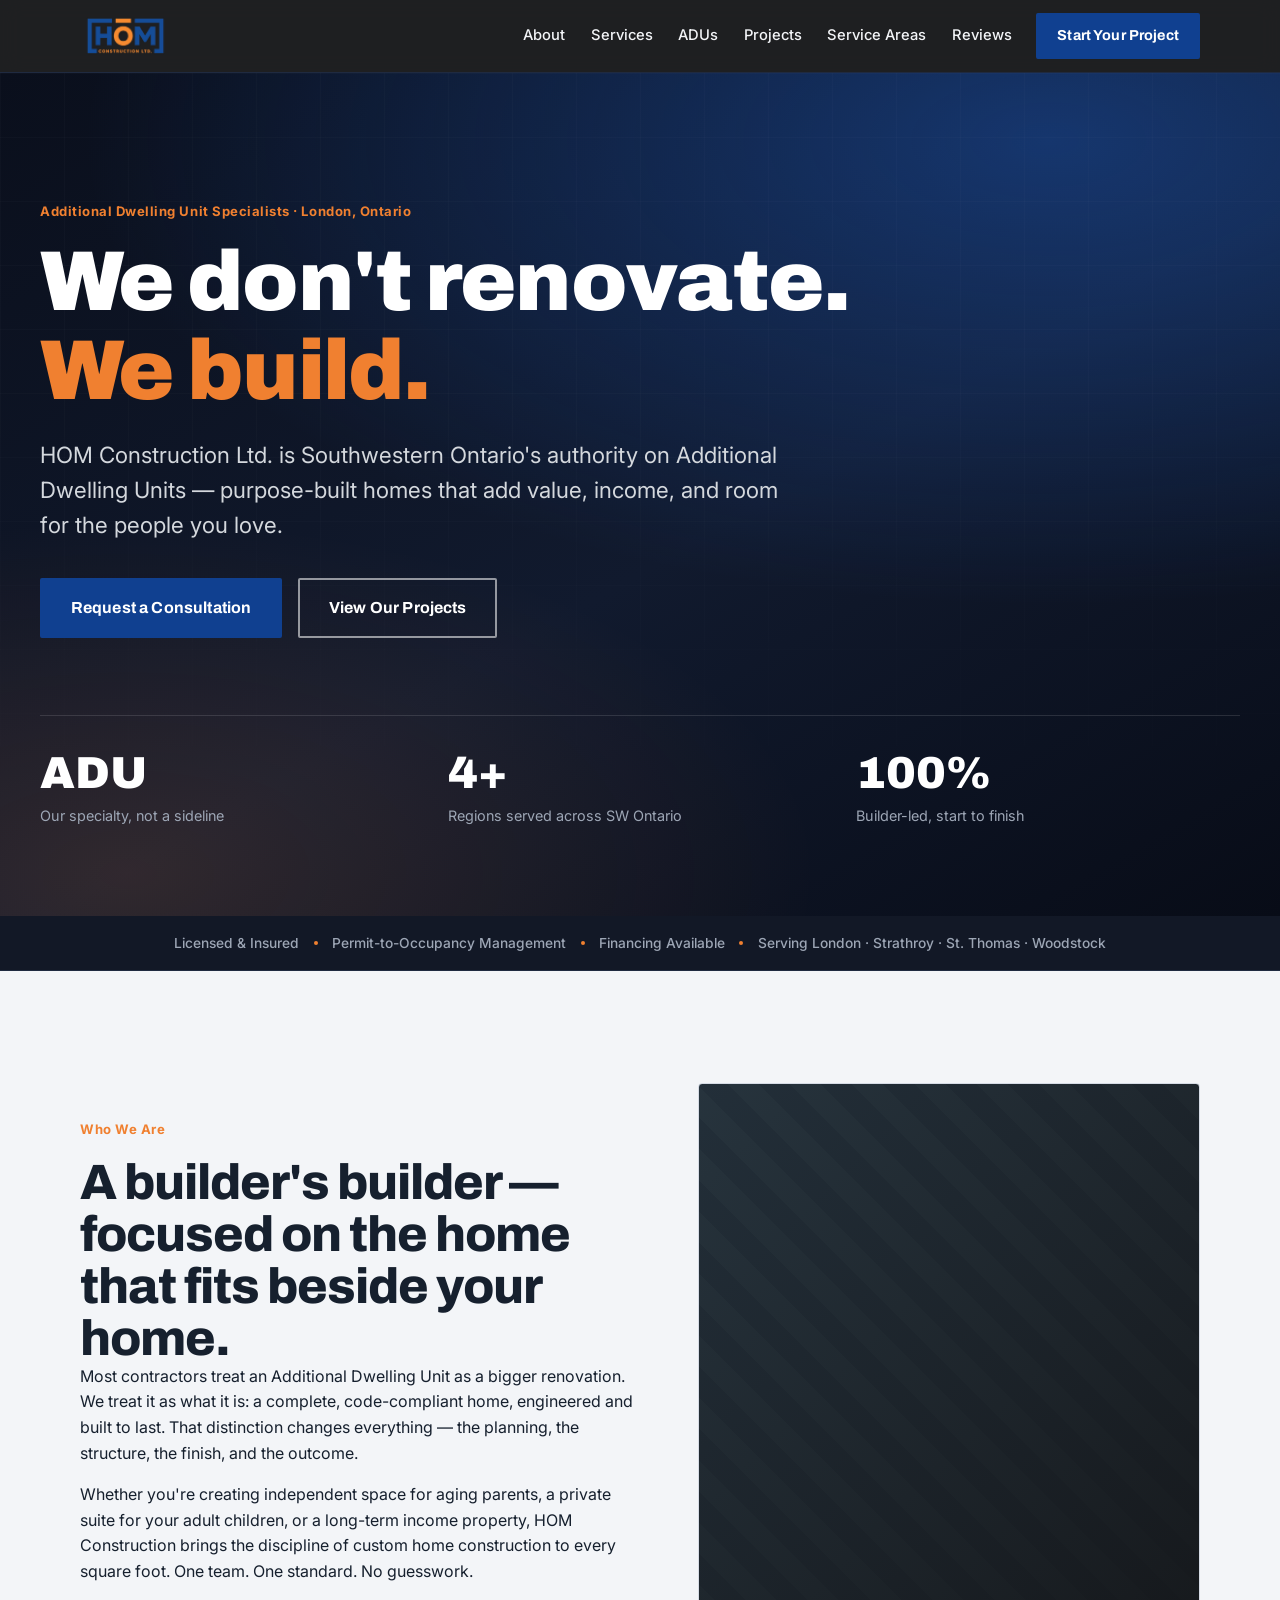
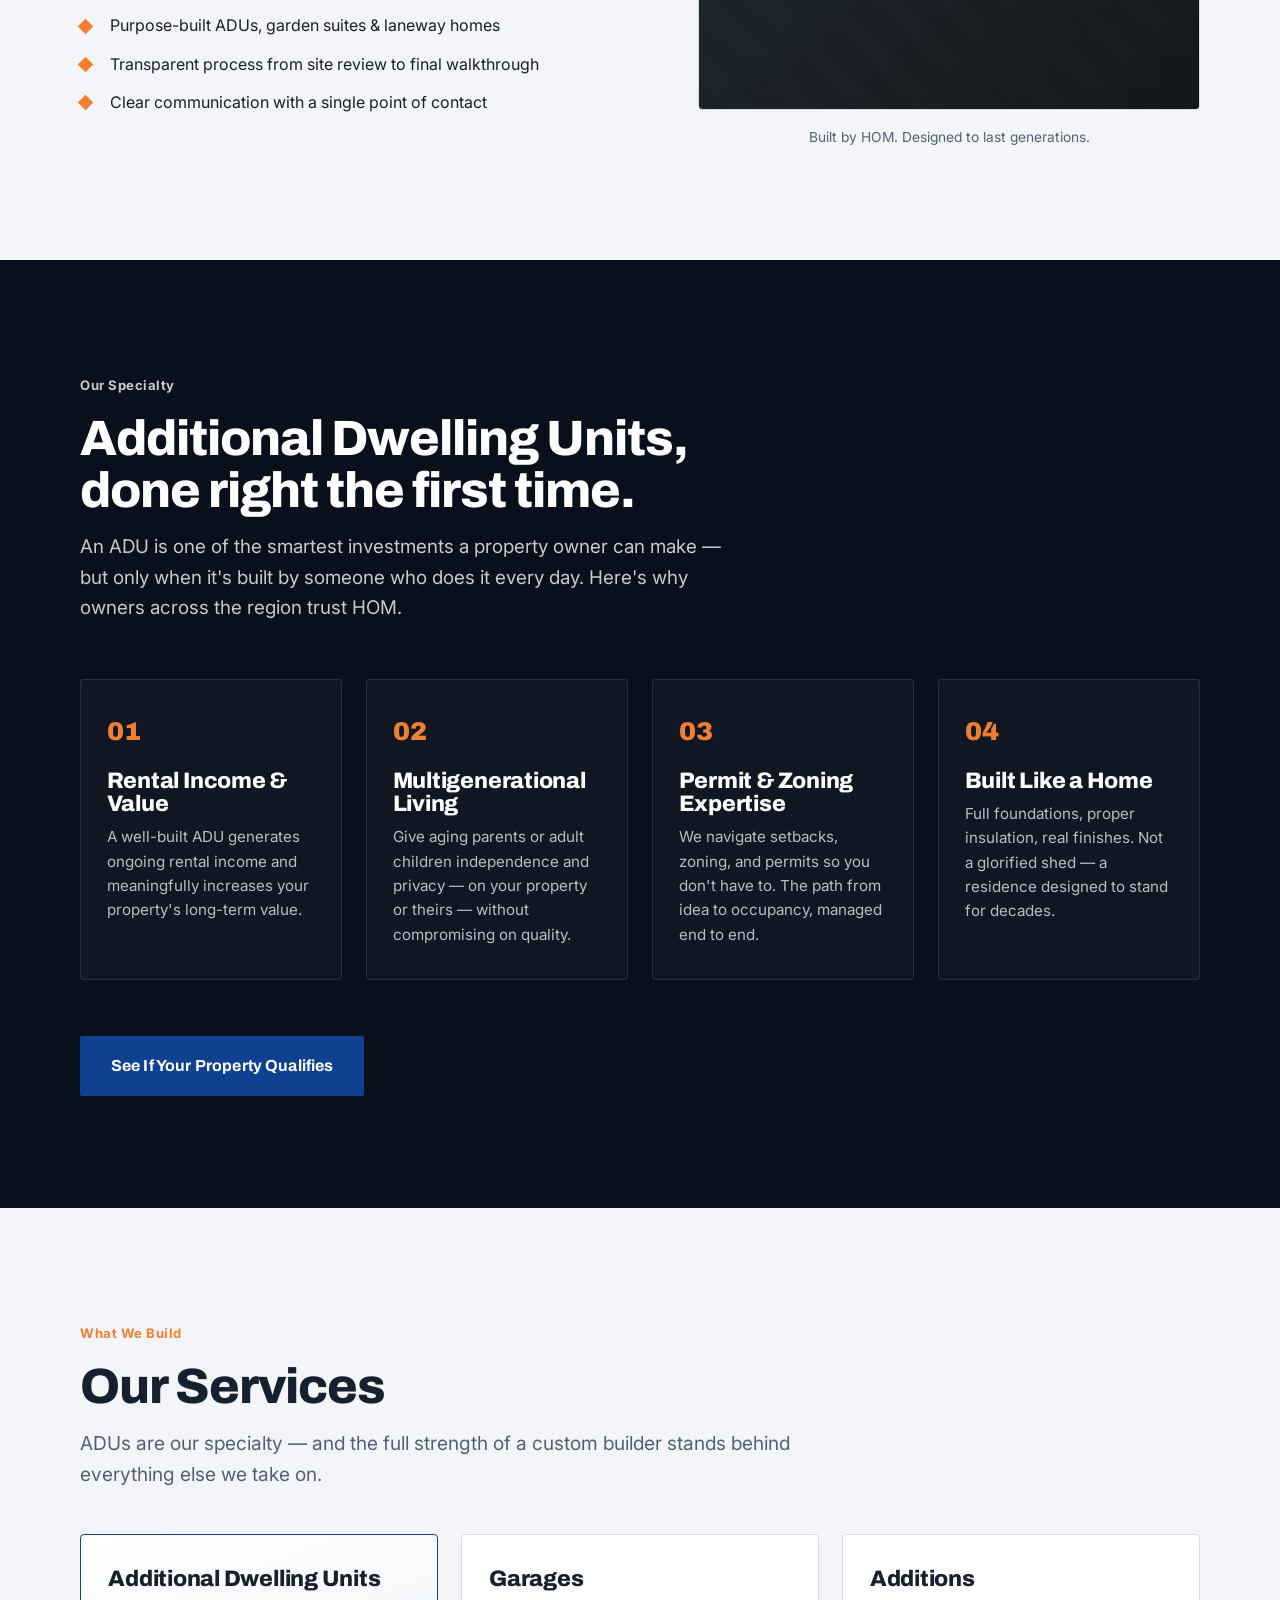
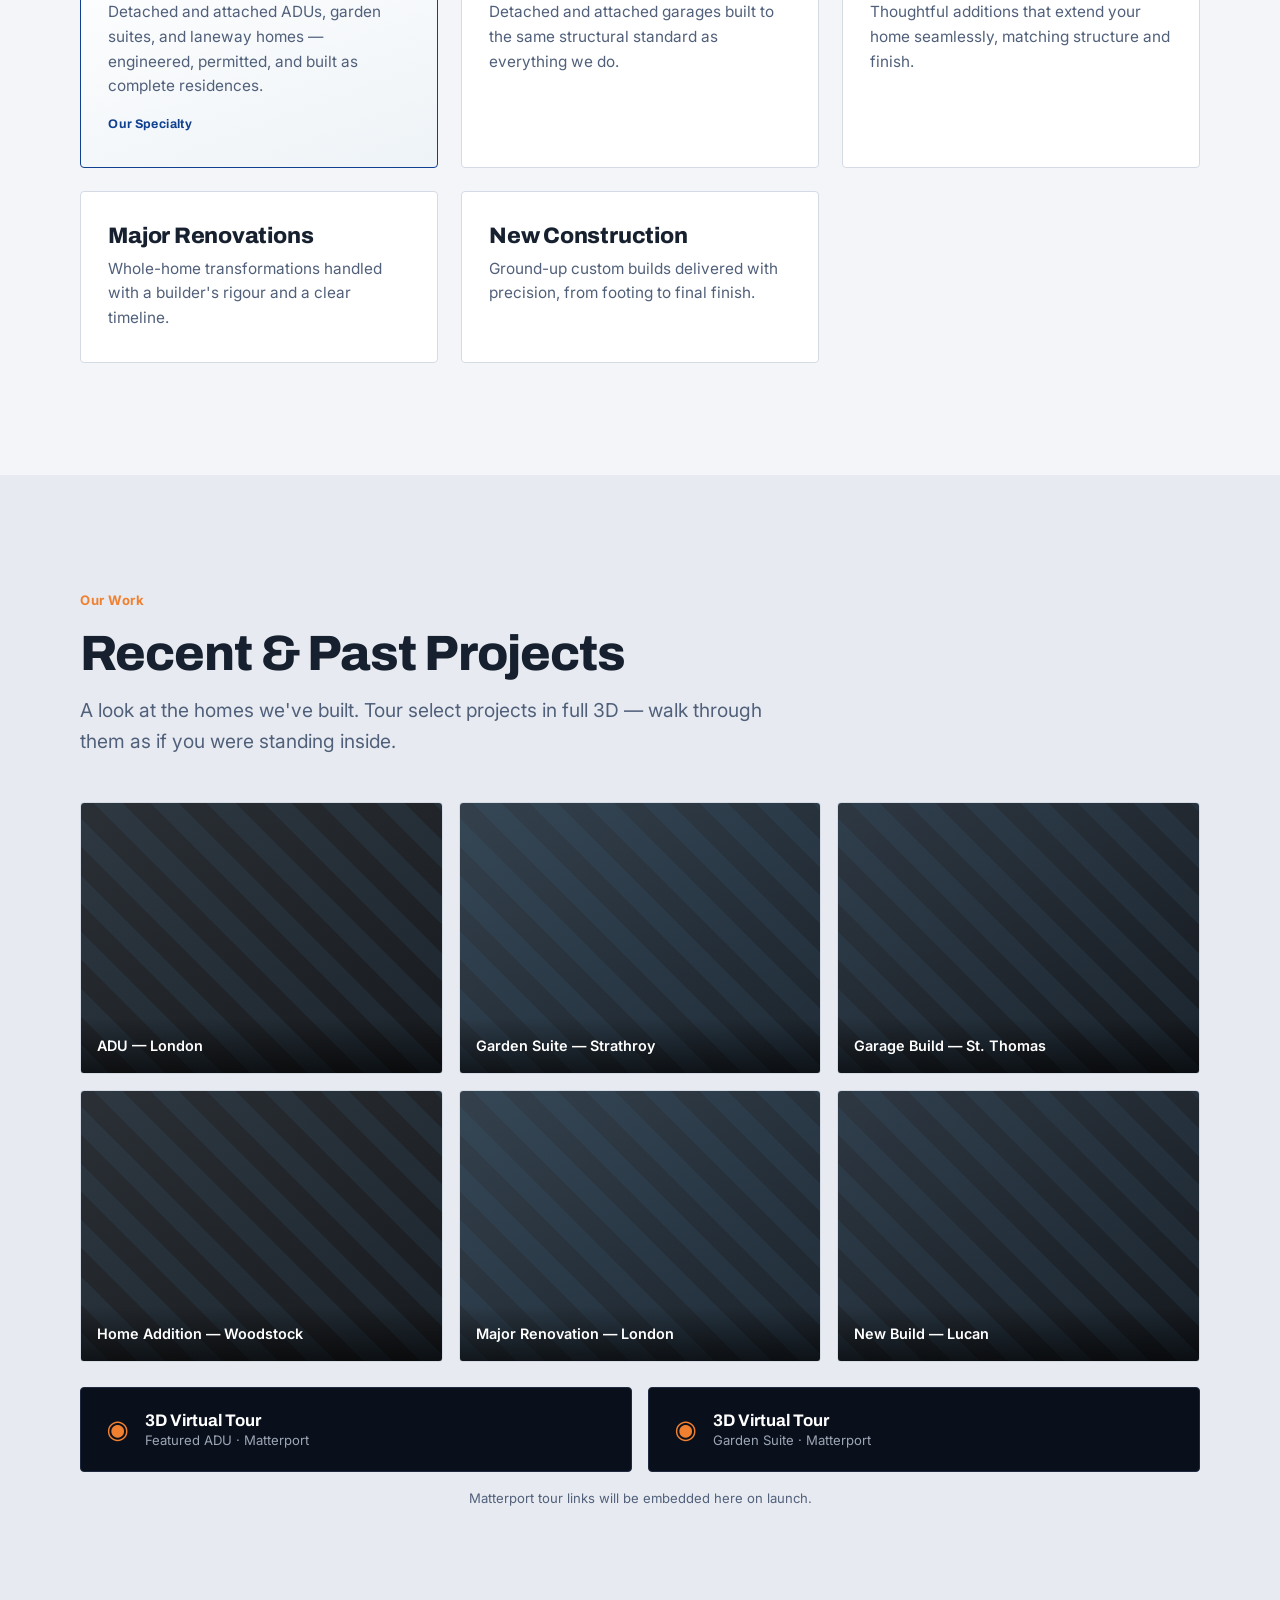
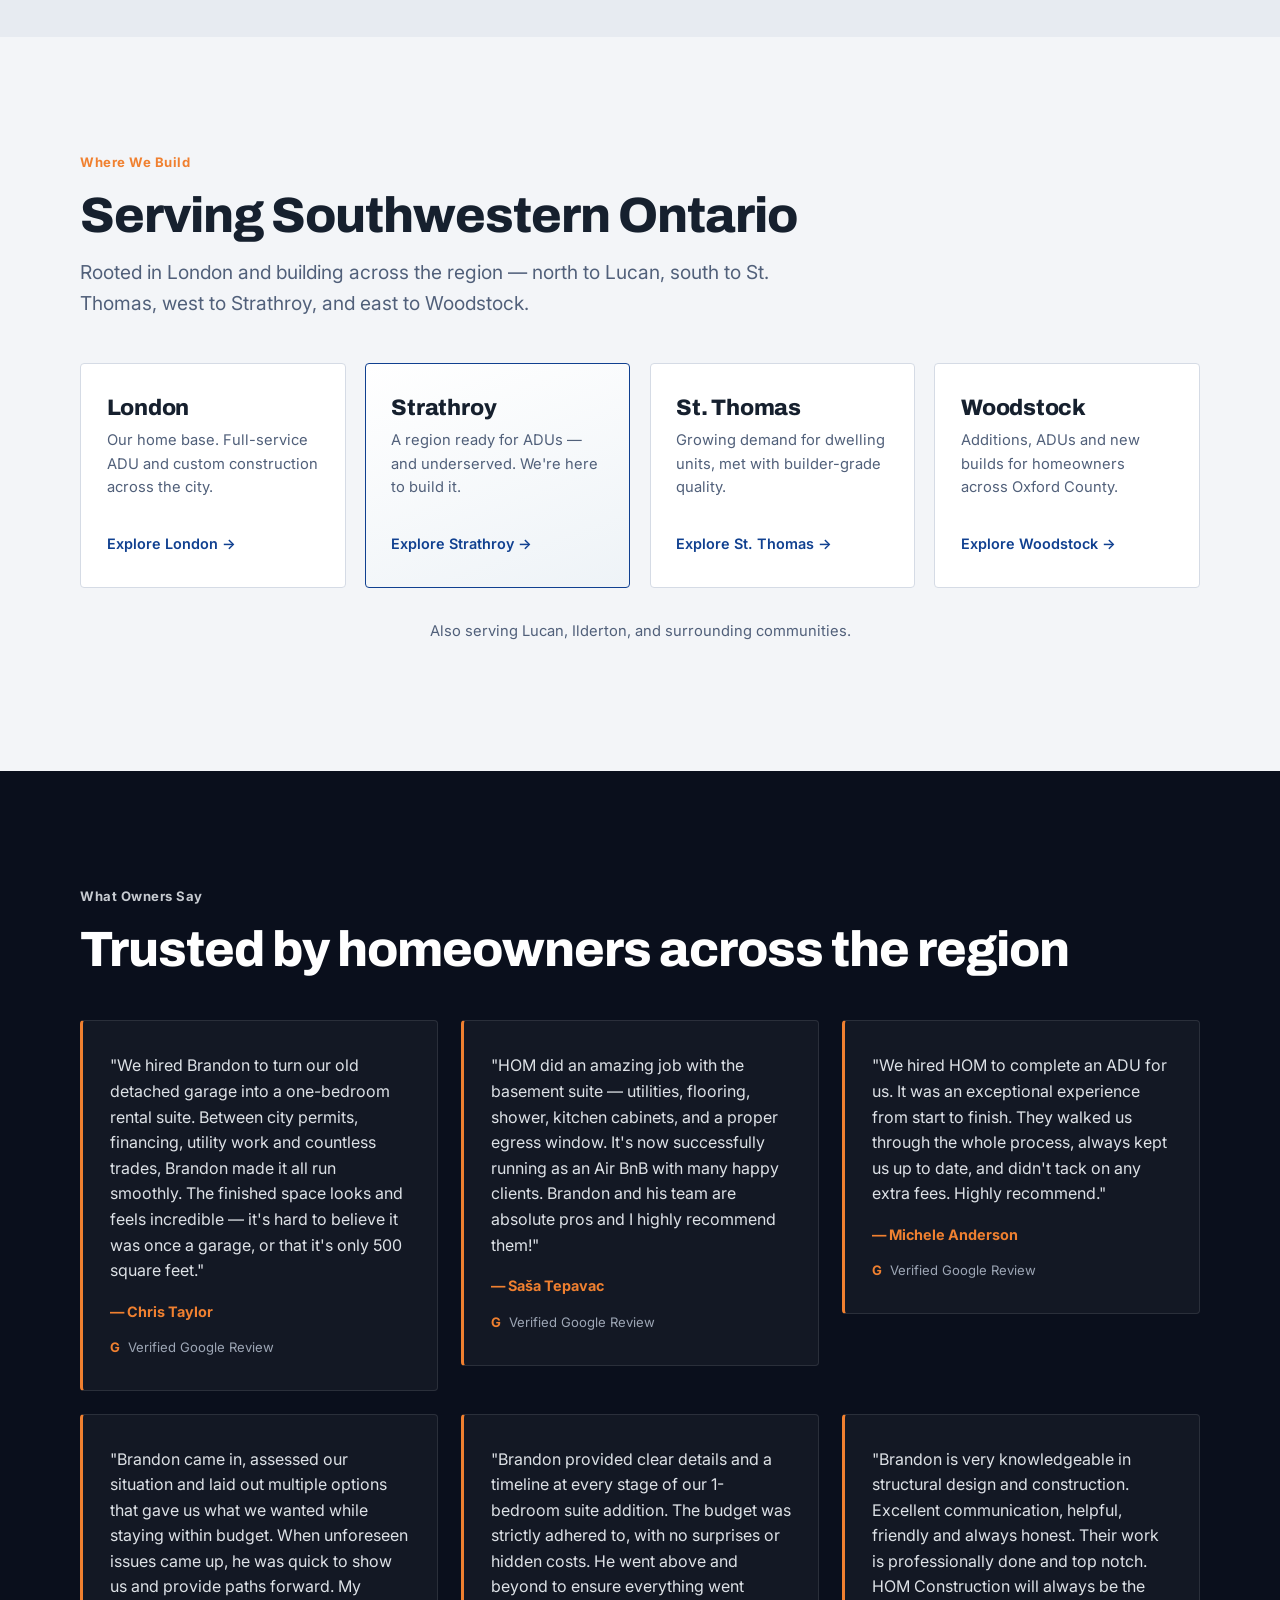
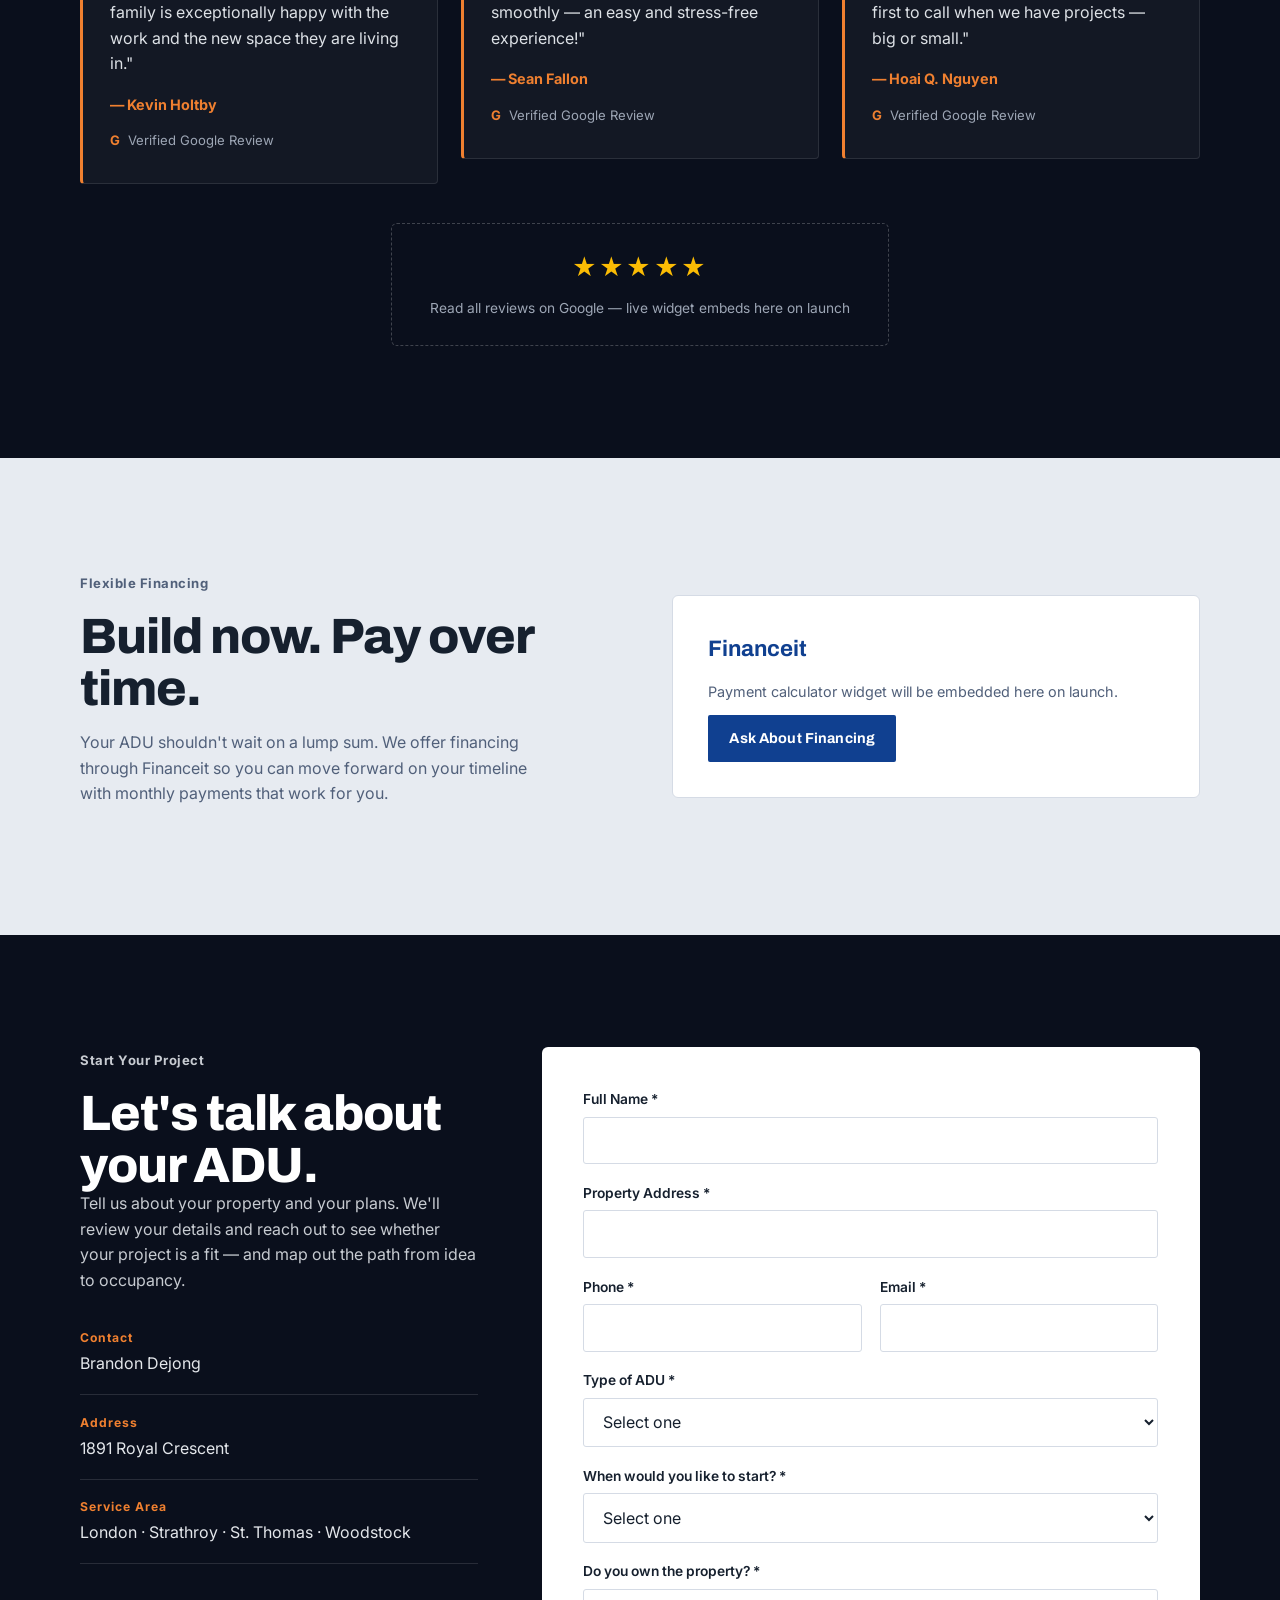
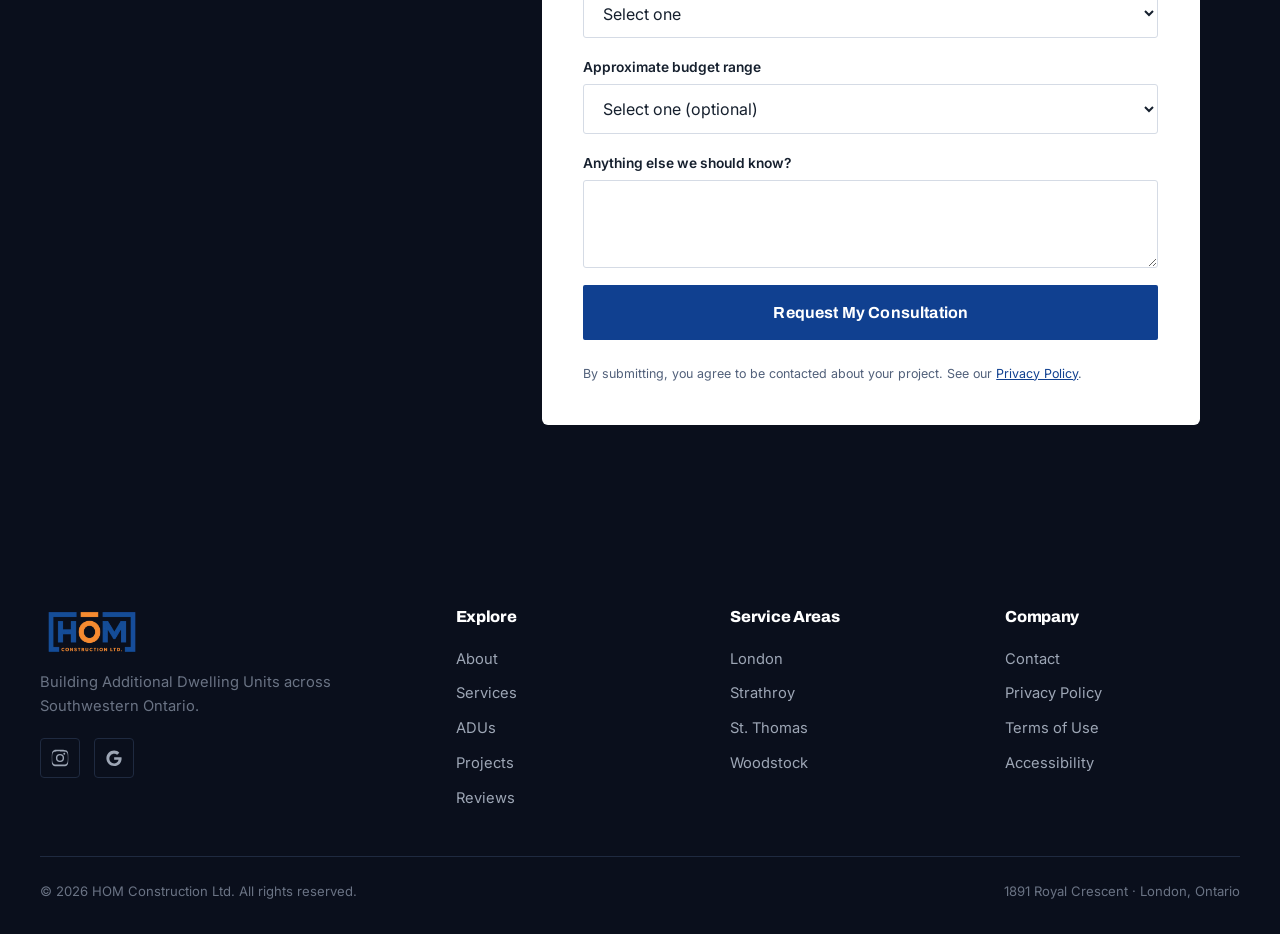
<file: hom-construction/index.html>
<!DOCTYPE html>
<html lang="en">
<head>
<meta charset="UTF-8">
<meta name="viewport" content="width=device-width, initial-scale=1, viewport-fit=cover">
<title>HOM Construction Ltd. | ADU Builders in London, Strathroy, St. Thomas & Woodstock</title>
<meta name="description" content="HOM Construction Ltd. is London Ontario's authority on Additional Dwelling Units (ADUs). Expert ADU, garage, addition and custom construction across London, Strathroy, St. Thomas and Woodstock.">
<meta name="keywords" content="ADU builder London Ontario, Additional Dwelling Unit, garden suite, laneway home, Strathroy ADU, St. Thomas ADU, Woodstock ADU, custom home builder London">
<meta property="og:title" content="HOM Construction Ltd. | ADU Builders">
<meta property="og:description" content="We build Additional Dwelling Units. The authority on ADUs across Southwestern Ontario.">
<meta property="og:type" content="website">
<meta property="og:url" content="https://homconstructionltd.ca">
<link rel="canonical" href="https://homconstructionltd.ca">
<link rel="icon" type="image/png" href="assets/hom-logo.png">
<link rel="preconnect" href="https://fonts.googleapis.com">
<link rel="preconnect" href="https://fonts.gstatic.com" crossorigin>
<link href="https://fonts.googleapis.com/css2?family=Archivo:wght@400;600;700;800;900&family=Inter:wght@400;500;600;700&display=swap" rel="stylesheet">
<link rel="stylesheet" href="css/style.css">
<script type="application/ld+json">
{
  "@context": "https://schema.org",
  "@type": "GeneralContractor",
  "name": "HOM Construction Ltd.",
  "image": "https://homconstructionltd.ca/og-image.jpg",
  "url": "https://homconstructionltd.ca",
  "telephone": "",
  "address": {
    "@type": "PostalAddress",
    "streetAddress": "1891 Royal Crescent",
    "addressRegion": "ON",
    "addressCountry": "CA"
  },
  "description": "Specialist builders of Additional Dwelling Units (ADUs) serving London, Strathroy, St. Thomas and Woodstock, Ontario.",
  "areaServed": ["London ON", "Strathroy ON", "St. Thomas ON", "Woodstock ON", "Lucan ON", "Ilderton ON"],
  "knowsAbout": ["Additional Dwelling Units", "Garden Suites", "Garage Construction", "Home Additions", "Custom Home Construction"]
}
</script>
</head>
<body>

<!-- ===== HEADER ===== -->
<header id="site-header">
  <div class="wrap header-inner">
    <a href="#top" class="brand" aria-label="HOM Construction home">
      <picture>
        <source srcset="assets/hom-logo.avif" type="image/avif">
        <img src="assets/hom-logo.png" alt="HOM Construction Ltd." class="brand-logo" width="376" height="166">
      </picture>
    </a>
    <nav class="nav" aria-label="Primary">
      <a href="#about">About</a>
      <a href="#services">Services</a>
      <a href="#adu">ADUs</a>
      <a href="#gallery">Projects</a>
      <a href="#areas">Service Areas</a>
      <a href="#reviews">Reviews</a>
    </nav>
    <a href="#contact" class="btn btn-sm nav-cta">Start Your Project</a>
    <button class="menu-toggle" aria-label="Open menu" aria-expanded="false"><span></span><span></span><span></span></button>
  </div>
  <div class="mobile-nav" aria-hidden="true">
    <a href="#about">About</a>
    <a href="#services">Services</a>
    <a href="#adu">ADUs</a>
    <a href="#gallery">Projects</a>
    <a href="#areas">Service Areas</a>
    <a href="#reviews">Reviews</a>
    <a href="#contact" class="btn mobile-cta">Start Your Project</a>
  </div>
</header>

<a id="top"></a>

<!-- ===== HERO ===== -->
<section class="hero">
  <div class="hero-bg" aria-hidden="true"></div>
  <div class="hero-grid-overlay" aria-hidden="true"></div>
  <div class="wrap hero-content">
    <p class="eyebrow">Additional Dwelling Unit Specialists · London, Ontario</p>
    <h1>We don't renovate.<br><span class="h1-accent">We build.</span></h1>
    <p class="hero-lede">HOM Construction Ltd. is Southwestern Ontario's authority on Additional Dwelling Units — purpose-built homes that add value, income, and room for the people you love.</p>
    <div class="hero-actions">
      <a href="#contact" class="btn">Request a Consultation</a>
      <a href="#gallery" class="btn btn-ghost">View Our Projects</a>
    </div>
    <div class="hero-stats">
      <div class="stat"><span class="stat-num">ADU</span><span class="stat-label">Our specialty, not a sideline</span></div>
      <div class="stat"><span class="stat-num">4+</span><span class="stat-label">Regions served across SW Ontario</span></div>
      <div class="stat"><span class="stat-num">100%</span><span class="stat-label">Builder-led, start to finish</span></div>
    </div>
  </div>
</section>

<!-- ===== TRUST STRIP ===== -->
<section class="trust-strip">
  <div class="wrap trust-inner">
    <span>Licensed &amp; Insured</span>
    <span class="dot" aria-hidden="true"></span>
    <span>Permit-to-Occupancy Management</span>
    <span class="dot" aria-hidden="true"></span>
    <span>Financing Available</span>
    <span class="dot" aria-hidden="true"></span>
    <span>Serving London · Strathroy · St. Thomas · Woodstock</span>
  </div>
</section>

<!-- ===== ABOUT ===== -->
<section id="about" class="section">
  <div class="wrap two-col">
    <div class="col-text">
      <p class="section-tag">Who We Are</p>
      <h2>A builder's builder — focused on the home that fits beside your home.</h2>
      <p>Most contractors treat an Additional Dwelling Unit as a bigger renovation. We treat it as what it is: a complete, code-compliant home, engineered and built to last. That distinction changes everything — the planning, the structure, the finish, and the outcome.</p>
      <p>Whether you're creating independent space for aging parents, a private suite for your adult children, or a long-term income property, HOM Construction brings the discipline of custom home construction to every square foot. One team. One standard. No guesswork.</p>
      <ul class="check-list">
        <li>Purpose-built ADUs, garden suites &amp; laneway homes</li>
        <li>Transparent process from site review to final walkthrough</li>
        <li>Clear communication with a single point of contact</li>
      </ul>
    </div>
    <div class="col-media">
      <div class="media-block media-tall" aria-hidden="true"></div>
      <div class="media-caption">Built by HOM. Designed to last generations.</div>
    </div>
  </div>
</section>

<!-- ===== ADU FEATURE ===== -->
<section id="adu" class="section section-dark adu-feature">
  <div class="wrap">
    <div class="adu-head">
      <p class="section-tag">Our Specialty</p>
      <h2>Additional Dwelling Units, done right the first time.</h2>
      <p class="adu-intro">An ADU is one of the smartest investments a property owner can make — but only when it's built by someone who does it every day. Here's why owners across the region trust HOM.</p>
    </div>
    <div class="feature-grid">
      <article class="feature-card">
        <div class="feature-ico" aria-hidden="true">01</div>
        <h3>Rental Income &amp; Value</h3>
        <p>A well-built ADU generates ongoing rental income and meaningfully increases your property's long-term value.</p>
      </article>
      <article class="feature-card">
        <div class="feature-ico" aria-hidden="true">02</div>
        <h3>Multigenerational Living</h3>
        <p>Give aging parents or adult children independence and privacy — on your property or theirs — without compromising on quality.</p>
      </article>
      <article class="feature-card">
        <div class="feature-ico" aria-hidden="true">03</div>
        <h3>Permit &amp; Zoning Expertise</h3>
        <p>We navigate setbacks, zoning, and permits so you don't have to. The path from idea to occupancy, managed end to end.</p>
      </article>
      <article class="feature-card">
        <div class="feature-ico" aria-hidden="true">04</div>
        <h3>Built Like a Home</h3>
        <p>Full foundations, proper insulation, real finishes. Not a glorified shed — a residence designed to stand for decades.</p>
      </article>
    </div>
    <div class="adu-cta">
      <a href="#contact" class="btn">See If Your Property Qualifies</a>
    </div>
  </div>
</section>

<!-- ===== SERVICES ===== -->
<section id="services" class="section">
  <div class="wrap">
    <p class="section-tag">What We Build</p>
    <h2>Our Services</h2>
    <p class="section-lede">ADUs are our specialty — and the full strength of a custom builder stands behind everything else we take on.</p>
    <div class="services-grid">
      <article class="service-item service-feature">
        <h3>Additional Dwelling Units</h3>
        <p>Detached and attached ADUs, garden suites, and laneway homes — engineered, permitted, and built as complete residences.</p>
        <span class="service-flag">Our Specialty</span>
      </article>
      <article class="service-item">
        <h3>Garages</h3>
        <p>Detached and attached garages built to the same structural standard as everything we do.</p>
      </article>
      <article class="service-item">
        <h3>Additions</h3>
        <p>Thoughtful additions that extend your home seamlessly, matching structure and finish.</p>
      </article>
      <article class="service-item">
        <h3>Major Renovations</h3>
        <p>Whole-home transformations handled with a builder's rigour and a clear timeline.</p>
      </article>
      <article class="service-item">
        <h3>New Construction</h3>
        <p>Ground-up custom builds delivered with precision, from footing to final finish.</p>
      </article>
    </div>
  </div>
</section>

<!-- ===== GALLERY ===== -->
<section id="gallery" class="section section-muted">
  <div class="wrap">
    <p class="section-tag">Our Work</p>
    <h2>Recent &amp; Past Projects</h2>
    <p class="section-lede">A look at the homes we've built. Tour select projects in full 3D — walk through them as if you were standing inside.</p>
    <div class="gallery-grid">
      <figure class="gallery-item g-1"><figcaption>ADU — London</figcaption></figure>
      <figure class="gallery-item g-2"><figcaption>Garden Suite — Strathroy</figcaption></figure>
      <figure class="gallery-item g-3"><figcaption>Garage Build — St. Thomas</figcaption></figure>
      <figure class="gallery-item g-4"><figcaption>Home Addition — Woodstock</figcaption></figure>
      <figure class="gallery-item g-5"><figcaption>Major Renovation — London</figcaption></figure>
      <figure class="gallery-item g-6"><figcaption>New Build — Lucan</figcaption></figure>
    </div>
    <div class="matterport-row">
      <a href="#" class="matterport-link">
        <span class="mp-ico" aria-hidden="true">◉</span>
        <span class="mp-text"><strong>3D Virtual Tour</strong><span>Featured ADU · Matterport</span></span>
      </a>
      <a href="#" class="matterport-link">
        <span class="mp-ico" aria-hidden="true">◉</span>
        <span class="mp-text"><strong>3D Virtual Tour</strong><span>Garden Suite · Matterport</span></span>
      </a>
    </div>
    <p class="gallery-note">Matterport tour links will be embedded here on launch.</p>
  </div>
</section>

<!-- ===== SERVICE AREAS ===== -->
<section id="areas" class="section">
  <div class="wrap">
    <p class="section-tag">Where We Build</p>
    <h2>Serving Southwestern Ontario</h2>
    <p class="section-lede">Rooted in London and building across the region — north to Lucan, south to St. Thomas, west to Strathroy, and east to Woodstock.</p>
    <div class="areas-grid">
      <a href="service-areas/london.html" class="area-card">
        <h3>London</h3>
        <p>Our home base. Full-service ADU and custom construction across the city.</p>
        <span class="area-link">Explore London →</span>
      </a>
      <a href="service-areas/strathroy.html" class="area-card area-highlight">
        <h3>Strathroy</h3>
        <p>A region ready for ADUs — and underserved. We're here to build it.</p>
        <span class="area-link">Explore Strathroy →</span>
      </a>
      <a href="service-areas/st-thomas.html" class="area-card">
        <h3>St. Thomas</h3>
        <p>Growing demand for dwelling units, met with builder-grade quality.</p>
        <span class="area-link">Explore St. Thomas →</span>
      </a>
      <a href="service-areas/woodstock.html" class="area-card">
        <h3>Woodstock</h3>
        <p>Additions, ADUs and new builds for homeowners across Oxford County.</p>
        <span class="area-link">Explore Woodstock →</span>
      </a>
    </div>
    <p class="areas-foot">Also serving Lucan, Ilderton, and surrounding communities.</p>
  </div>
</section>

<!-- ===== REVIEWS / TESTIMONIALS ===== -->
<section id="reviews" class="section section-dark">
  <div class="wrap">
    <p class="section-tag">What Owners Say</p>
    <h2>Trusted by homeowners across the region</h2>
    <div class="testimonials">
      <blockquote class="testimonial">
        <p>"We hired Brandon to turn our old detached garage into a one-bedroom rental suite. Between city permits, financing, utility work and countless trades, Brandon made it all run smoothly. The finished space looks and feels incredible — it's hard to believe it was once a garage, or that it's only 500 square feet."</p>
        <footer>— Chris Taylor</footer>
        <div class="review-source"><span class="g-icon">G</span> Verified Google Review</div>
      </blockquote>
      <blockquote class="testimonial">
        <p>"HOM did an amazing job with the basement suite — utilities, flooring, shower, kitchen cabinets, and a proper egress window. It's now successfully running as an Air BnB with many happy clients. Brandon and his team are absolute pros and I highly recommend them!"</p>
        <footer>— Saša Tepavac</footer>
        <div class="review-source"><span class="g-icon">G</span> Verified Google Review</div>
      </blockquote>
      <blockquote class="testimonial">
        <p>"We hired HOM to complete an ADU for us. It was an exceptional experience from start to finish. They walked us through the whole process, always kept us up to date, and didn't tack on any extra fees. Highly recommend."</p>
        <footer>— Michele Anderson</footer>
        <div class="review-source"><span class="g-icon">G</span> Verified Google Review</div>
      </blockquote>
      <blockquote class="testimonial">
        <p>"Brandon came in, assessed our situation and laid out multiple options that gave us what we wanted while staying within budget. When unforeseen issues came up, he was quick to show us and provide paths forward. My family is exceptionally happy with the work and the new space they are living in."</p>
        <footer>— Kevin Holtby</footer>
        <div class="review-source"><span class="g-icon">G</span> Verified Google Review</div>
      </blockquote>
      <blockquote class="testimonial">
        <p>"Brandon provided clear details and a timeline at every stage of our 1-bedroom suite addition. The budget was strictly adhered to, with no surprises or hidden costs. He went above and beyond to ensure everything went smoothly — an easy and stress-free experience!"</p>
        <footer>— Sean Fallon</footer>
        <div class="review-source"><span class="g-icon">G</span> Verified Google Review</div>
      </blockquote>
      <blockquote class="testimonial">
        <p>"Brandon is very knowledgeable in structural design and construction. Excellent communication, helpful, friendly and always honest. Their work is professionally done and top notch. HOM Construction will always be the first to call when we have projects — big or small."</p>
        <footer>— Hoai Q. Nguyen</footer>
        <div class="review-source"><span class="g-icon">G</span> Verified Google Review</div>
      </blockquote>
    </div>
    <div class="google-reviews-placeholder">
      <a class="gr-badge" href="https://share.google/WOeoYm1ViX1rlSRPR" target="_blank" rel="noopener" style="text-decoration:none;cursor:pointer;">
        <span class="gr-stars" aria-hidden="true">★★★★★</span>
        <span class="gr-text">Read all reviews on Google — live widget embeds here on launch</span>
      </a>
    </div>
  </div>
</section>

<!-- ===== FINANCING ===== -->
<section class="section section-finance">
  <div class="wrap finance-inner">
    <div class="finance-text">
      <p class="section-tag">Flexible Financing</p>
      <h2>Build now. Pay over time.</h2>
      <p>Your ADU shouldn't wait on a lump sum. We offer financing through Financeit so you can move forward on your timeline with monthly payments that work for you.</p>
    </div>
    <div class="finance-widget">
      <div class="financeit-placeholder">
        <strong>Financeit</strong>
        <span>Payment calculator widget will be embedded here on launch.</span>
        <a href="#contact" class="btn btn-sm">Ask About Financing</a>
      </div>
    </div>
  </div>
</section>

<!-- ===== CONTACT / LEAD FORM ===== -->
<section id="contact" class="section section-contact">
  <div class="wrap two-col contact-grid">
    <div class="contact-intro">
      <p class="section-tag">Start Your Project</p>
      <h2>Let's talk about your ADU.</h2>
      <p>Tell us about your property and your plans. We'll review your details and reach out to see whether your project is a fit — and map out the path from idea to occupancy.</p>
      <div class="contact-details">
        <div class="cd-item"><span class="cd-label">Contact</span><span>Brandon Dejong</span></div>
        <div class="cd-item"><span class="cd-label">Address</span><span>1891 Royal Crescent</span></div>
        <div class="cd-item"><span class="cd-label">Service Area</span><span>London · Strathroy · St. Thomas · Woodstock</span></div>
      </div>
    </div>
    <div class="contact-form-wrap">
      <form class="lead-form" id="leadForm" novalidate>
        <div class="field">
          <label for="name">Full Name *</label>
          <input type="text" id="name" name="name" required autocomplete="name">
        </div>
        <div class="field">
          <label for="address">Property Address *</label>
          <input type="text" id="address" name="address" required autocomplete="street-address">
        </div>
        <div class="field-row">
          <div class="field">
            <label for="phone">Phone *</label>
            <input type="tel" id="phone" name="phone" required autocomplete="tel">
          </div>
          <div class="field">
            <label for="email">Email *</label>
            <input type="email" id="email" name="email" required autocomplete="email">
          </div>
        </div>
        <div class="field">
          <label for="adu-type">Type of ADU *</label>
          <select id="adu-type" name="adu-type" required>
            <option value="" disabled selected>Select one</option>
            <option>Detached ADU / Garden Suite</option>
            <option>Attached ADU</option>
            <option>Garage with Suite</option>
            <option>Basement / Interior Conversion</option>
            <option>Not sure yet — need guidance</option>
          </select>
        </div>
        <div class="field">
          <label for="timeline">When would you like to start? *</label>
          <select id="timeline" name="timeline" required>
            <option value="" disabled selected>Select one</option>
            <option>As soon as possible</option>
            <option>Within 3 months</option>
            <option>3–6 months</option>
            <option>6–12 months</option>
            <option>Just researching</option>
          </select>
        </div>
        <div class="field">
          <label for="property-owner">Do you own the property? *</label>
          <select id="property-owner" name="property-owner" required>
            <option value="" disabled selected>Select one</option>
            <option>Yes — building on my property</option>
            <option>Building on my adult child's / family property</option>
            <option>Not yet — exploring options</option>
          </select>
        </div>
        <div class="field">
          <label for="budget">Approximate budget range</label>
          <select id="budget" name="budget">
            <option value="" disabled selected>Select one (optional)</option>
            <option>Under $150k</option>
            <option>$150k – $250k</option>
            <option>$250k – $400k</option>
            <option>$400k+</option>
            <option>Need financing guidance</option>
          </select>
        </div>
        <div class="field">
          <label for="details">Anything else we should know?</label>
          <textarea id="details" name="details" rows="3"></textarea>
        </div>
        <button type="submit" class="btn btn-full">Request My Consultation</button>
        <p class="form-fineprint">By submitting, you agree to be contacted about your project. See our <a href="legal/privacy-policy.html">Privacy Policy</a>.</p>
        <p class="form-success" id="formSuccess" hidden>Thank you — your details have been received. We'll be in touch shortly.</p>
      </form>
    </div>
  </div>
</section>

<!-- ===== FOOTER ===== -->
<footer id="site-footer">
  <div class="wrap footer-inner">
    <div class="footer-brand">
      <picture>
        <source srcset="assets/hom-logo.avif" type="image/avif">
        <img src="assets/hom-logo.png" alt="HOM Construction Ltd." class="footer-logo" width="376" height="166">
      </picture>
      <p>Building Additional Dwelling Units across Southwestern Ontario.</p>
      <div class="social-row">
        <a href="https://www.instagram.com/homconstructionltd/" target="_blank" rel="noopener" aria-label="HOM Construction on Instagram">
          <svg viewBox="0 0 24 24" aria-hidden="true"><path d="M12 2.2c3.2 0 3.6 0 4.9.1 1.2.1 1.8.3 2.2.4.6.2 1 .5 1.4.9.4.4.7.8.9 1.4.2.4.4 1 .4 2.2.1 1.3.1 1.7.1 4.9s0 3.6-.1 4.9c-.1 1.2-.3 1.8-.4 2.2-.2.6-.5 1-.9 1.4-.4.4-.8.7-1.4.9-.4.2-1 .4-2.2.4-1.3.1-1.7.1-4.9.1s-3.6 0-4.9-.1c-1.2-.1-1.8-.3-2.2-.4-.6-.2-1-.5-1.4-.9-.4-.4-.7-.8-.9-1.4-.2-.4-.4-1-.4-2.2C2.2 15.6 2.2 15.2 2.2 12s0-3.6.1-4.9c.1-1.2.3-1.8.4-2.2.2-.6.5-1 .9-1.4.4-.4.8-.7 1.4-.9.4-.2 1-.4 2.2-.4C8.4 2.2 8.8 2.2 12 2.2zm0 1.8c-3.1 0-3.5 0-4.7.1-1.1.1-1.7.2-2.1.4-.5.2-.9.4-1.3.8-.4.4-.6.8-.8 1.3-.2.4-.3 1-.4 2.1C2.6 10 2.6 10.4 2.6 12s0 2 .1 3.2c.1 1.1.2 1.7.4 2.1.2.5.4.9.8 1.3.4.4.8.6 1.3.8.4.2 1 .3 2.1.4 1.2.1 1.6.1 4.7.1s3.5 0 4.7-.1c1.1-.1 1.7-.2 2.1-.4.5-.2.9-.4 1.3-.8.4-.4.6-.8.8-1.3.2-.4.3-1 .4-2.1.1-1.2.1-1.6.1-3.2s0-2-.1-3.2c-.1-1.1-.2-1.7-.4-2.1-.2-.5-.4-.9-.8-1.3-.4-.4-.8-.6-1.3-.8-.4-.2-1-.3-2.1-.4-1.2-.1-1.6-.1-4.7-.1zm0 3.1a4.9 4.9 0 110 9.8 4.9 4.9 0 010-9.8zm0 8.1a3.2 3.2 0 100-6.4 3.2 3.2 0 000 6.4zm6.3-8.3a1.15 1.15 0 11-2.3 0 1.15 1.15 0 012.3 0z"/></svg>
        </a>
        <a href="https://share.google/WOeoYm1ViX1rlSRPR" target="_blank" rel="noopener" aria-label="HOM Construction on Google">
          <svg viewBox="0 0 24 24" aria-hidden="true"><path d="M21.35 11.1h-9.17v2.98h5.27c-.23 1.5-1.64 4.4-5.27 4.4-3.17 0-5.76-2.62-5.76-5.85s2.59-5.85 5.76-5.85c1.8 0 3.01.77 3.7 1.43l2.52-2.43C16.9 3.9 14.77 3 12.18 3 7.03 3 2.86 7.17 2.86 12.3s4.17 9.3 9.32 9.3c5.38 0 8.94-3.78 8.94-9.11 0-.61-.07-1.08-.17-1.39z"/></svg>
        </a>
      </div>
    </div>
    <div class="footer-col">
      <h4>Explore</h4>
      <a href="#about">About</a>
      <a href="#services">Services</a>
      <a href="#adu">ADUs</a>
      <a href="#gallery">Projects</a>
      <a href="#reviews">Reviews</a>
    </div>
    <div class="footer-col">
      <h4>Service Areas</h4>
      <a href="service-areas/london.html">London</a>
      <a href="service-areas/strathroy.html">Strathroy</a>
      <a href="service-areas/st-thomas.html">St. Thomas</a>
      <a href="service-areas/woodstock.html">Woodstock</a>
    </div>
    <div class="footer-col">
      <h4>Company</h4>
      <a href="#contact">Contact</a>
      <a href="legal/privacy-policy.html">Privacy Policy</a>
      <a href="legal/terms-of-use.html">Terms of Use</a>
      <a href="legal/accessibility.html">Accessibility</a>
    </div>
  </div>
  <div class="wrap footer-bottom">
    <span>© <span id="year"></span> HOM Construction Ltd. All rights reserved.</span>
    <span>1891 Royal Crescent · London, Ontario</span>
  </div>
</footer>

<script src="js/main.js"></script>
</body>
</html>
</file>
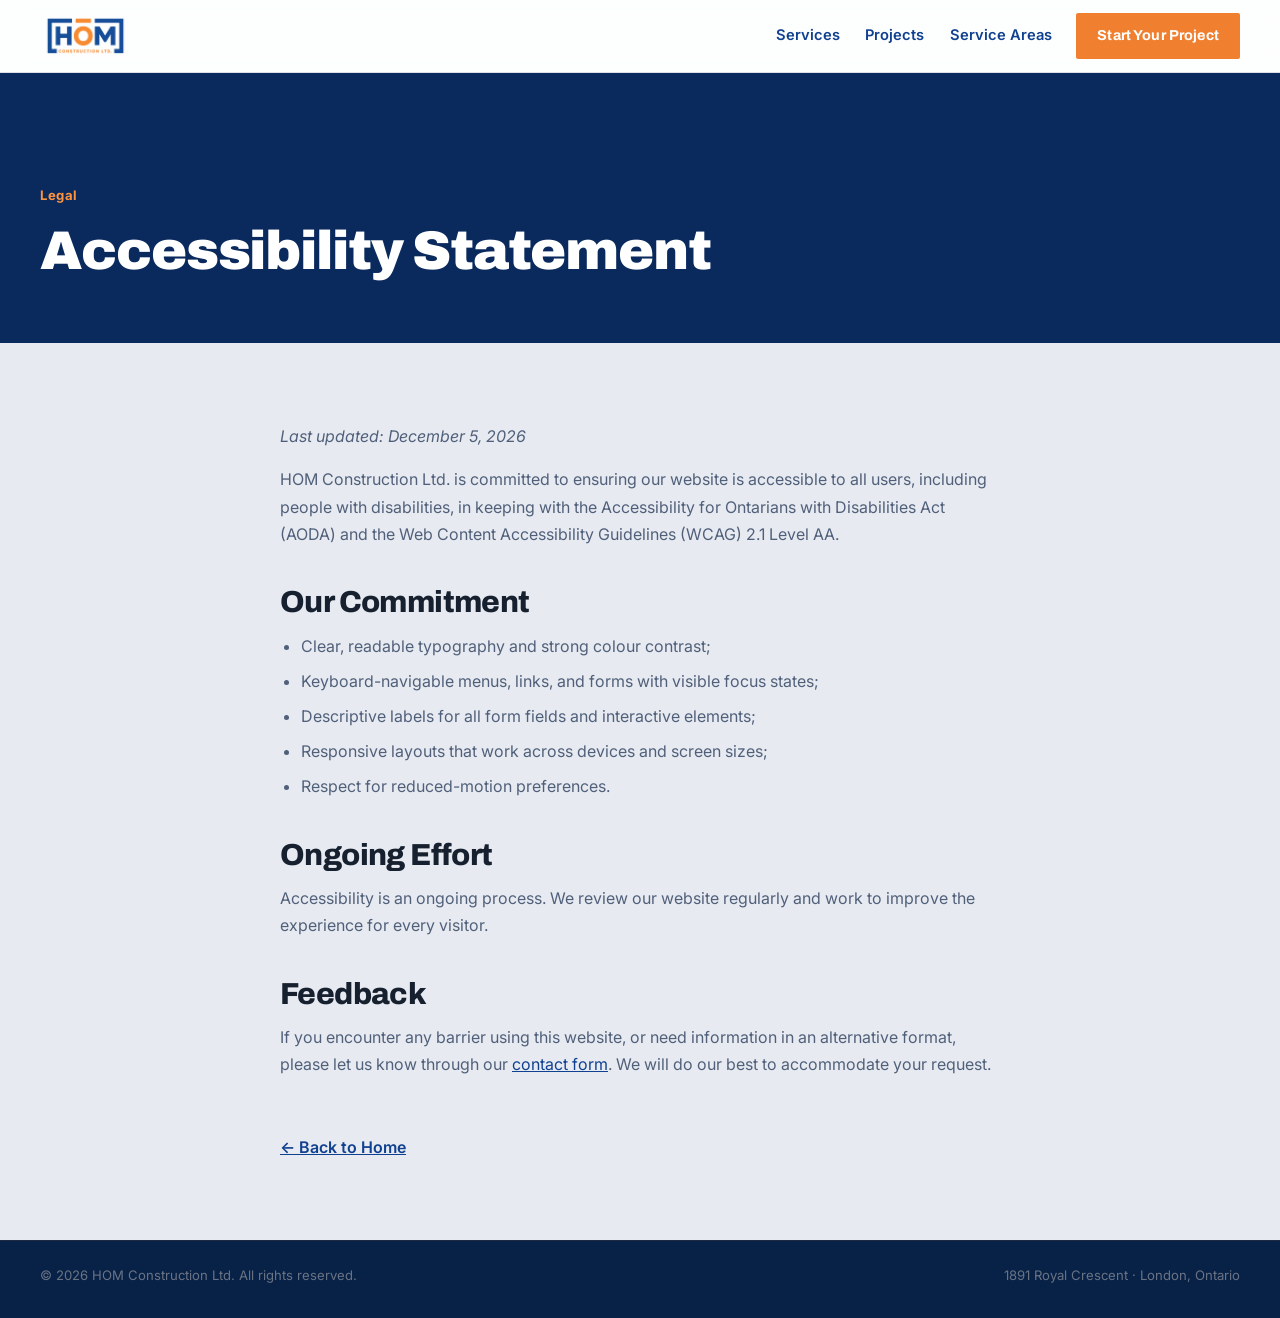
<file: accessibility.html>
<!DOCTYPE html>
<html lang="en">
<head>
<meta charset="UTF-8">
<meta name="viewport" content="width=device-width, initial-scale=1, viewport-fit=cover">
<title>Accessibility | HOM Construction Ltd.</title>
<meta name="description" content="Accessibility statement for HOM Construction Ltd.">
<meta name="robots" content="noindex,follow">
<link rel="preconnect" href="https://fonts.googleapis.com">
<link rel="preconnect" href="https://fonts.gstatic.com" crossorigin>
<link href="https://fonts.googleapis.com/css2?family=Archivo:wght@400;600;700;800;900&family=Inter:wght@400;500;600;700&display=swap" rel="stylesheet">
<link rel="icon" type="image/png" href="../assets/hom-logo.png">
<link rel="stylesheet" href="../css/style.css">
</head>
<body>
<header id="site-header">
  <div class="wrap header-inner">
    <a href="../index.html" class="brand" aria-label="HOM Construction home"><picture><source srcset="../assets/hom-logo.avif" type="image/avif"><img src="../assets/hom-logo.png" alt="HOM Construction Ltd." class="brand-logo" width="376" height="166"></picture></a>
    <nav class="nav"><a href="../index.html#services">Services</a><a href="../index.html#gallery">Projects</a><a href="../index.html#areas">Service Areas</a></nav>
    <a href="../index.html#contact" class="btn btn-sm nav-cta">Start Your Project</a>
  </div>
</header>

<section class="page-hero">
  <div class="wrap">
    <p class="eyebrow">Legal</p>
    <h1>Accessibility Statement</h1>
  </div>
</section>

<main class="wrap doc-body">
  <p><em>Last updated: <span id="updated"></span></em></p>
  <p>HOM Construction Ltd. is committed to ensuring our website is accessible to all users, including people with disabilities, in keeping with the Accessibility for Ontarians with Disabilities Act (AODA) and the Web Content Accessibility Guidelines (WCAG) 2.1 Level AA.</p>

  <h2>Our Commitment</h2>
  <ul>
    <li>Clear, readable typography and strong colour contrast;</li>
    <li>Keyboard-navigable menus, links, and forms with visible focus states;</li>
    <li>Descriptive labels for all form fields and interactive elements;</li>
    <li>Responsive layouts that work across devices and screen sizes;</li>
    <li>Respect for reduced-motion preferences.</li>
  </ul>

  <h2>Ongoing Effort</h2>
  <p>Accessibility is an ongoing process. We review our website regularly and work to improve the experience for every visitor.</p>

  <h2>Feedback</h2>
  <p>If you encounter any barrier using this website, or need information in an alternative format, please let us know through our <a href="../index.html#contact">contact form</a>. We will do our best to accommodate your request.</p>

  <a href="../index.html" class="back-home">← Back to Home</a>
</main>

<footer id="site-footer">
  <div class="wrap footer-bottom">
    <span>© <span id="year"></span> HOM Construction Ltd. All rights reserved.</span>
    <span>1891 Royal Crescent · London, Ontario</span>
  </div>
</footer>
<script>document.getElementById('year').textContent=new Date().getFullYear();document.getElementById('updated').textContent=new Date().toLocaleDateString('en-CA',{year:'numeric',month:'long',day:'numeric'});</script>
</body>
</html>
</file>
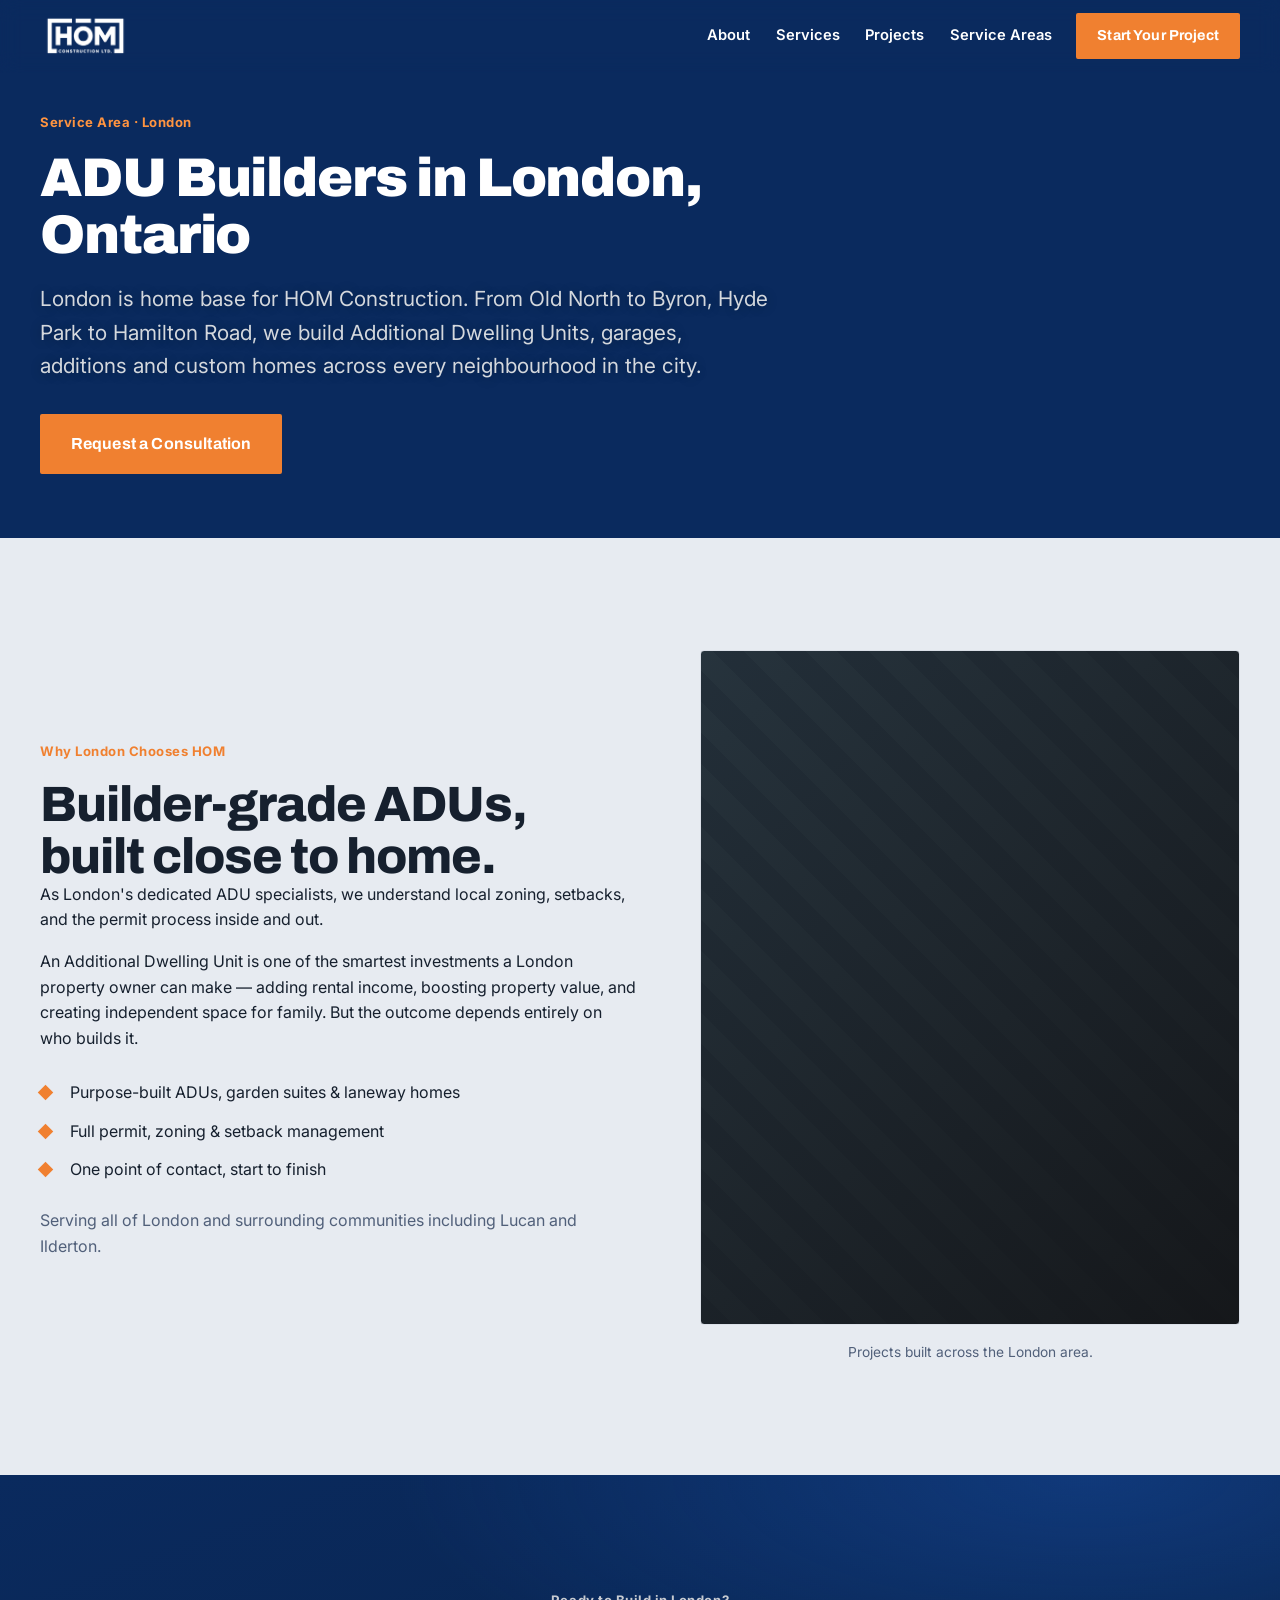
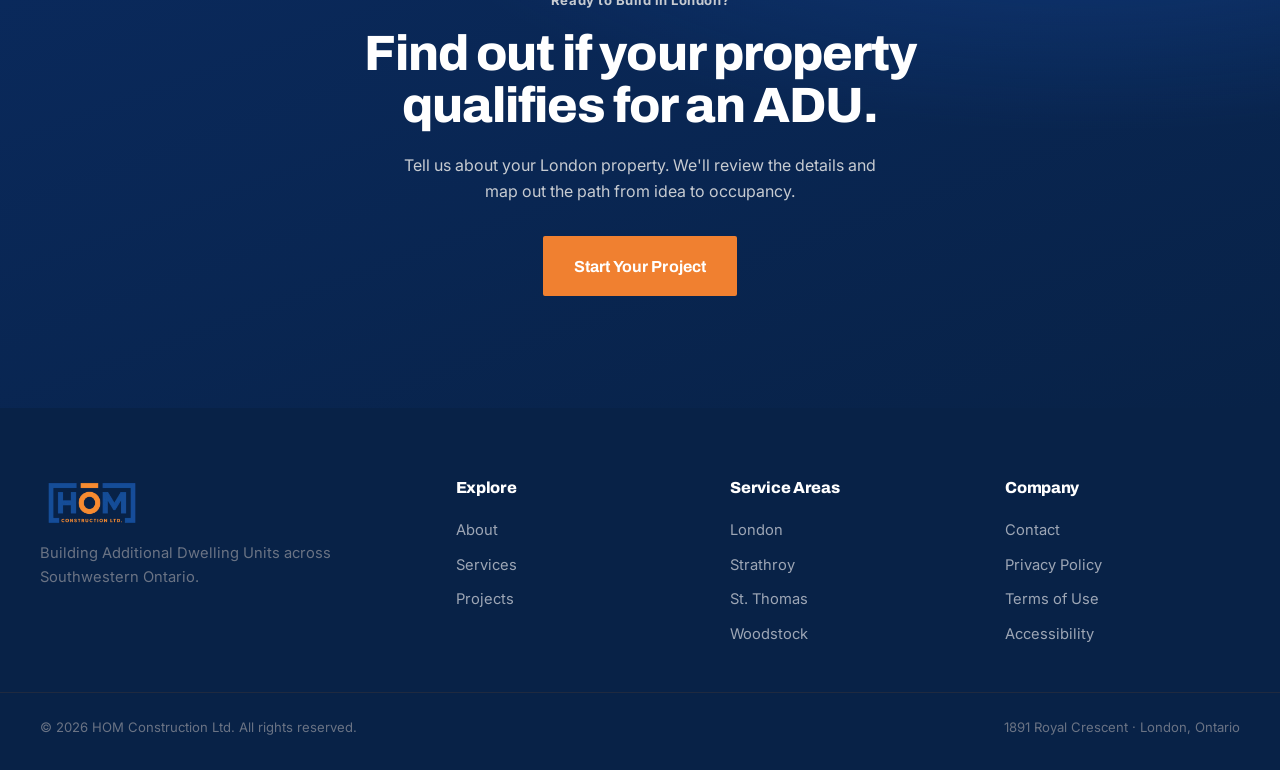
<file: london.html>
<!DOCTYPE html>
<html lang="en">
<head>
<meta charset="UTF-8">
<meta name="viewport" content="width=device-width, initial-scale=1, viewport-fit=cover">
<title>ADU Builder in London, Ontario | HOM Construction Ltd.</title>
<meta name="description" content="HOM Construction Ltd. builds Additional Dwelling Units in London, Ontario. ADU builder London Ontario — ADUs, garages, additions and new construction.">
<meta name="keywords" content="ADU builder London Ontario, Additional Dwelling Unit London, garden suite London, builder London Ontario">
<link rel="canonical" href="https://homconstructionltd.ca/service-areas/london.html">
<link rel="preconnect" href="https://fonts.googleapis.com">
<link rel="preconnect" href="https://fonts.gstatic.com" crossorigin>
<link href="https://fonts.googleapis.com/css2?family=Archivo:wght@400;600;700;800;900&family=Inter:wght@400;500;600;700&display=swap" rel="stylesheet">
<link rel="icon" type="image/png" href="../assets/hom-logo.png">
<link rel="stylesheet" href="../css/style.css">
<script type="application/ld+json">
{"@context":"https://schema.org","@type":"GeneralContractor","name":"HOM Construction Ltd.","areaServed":"London, Ontario","description":"Additional Dwelling Unit builder serving London, Ontario.","url":"https://homconstructionltd.ca/service-areas/london.html"}
</script>
</head>
<body>
<header id="site-header">
  <div class="wrap header-inner">
    <a href="../index.html" class="brand" aria-label="HOM Construction home"><picture><source srcset="../assets/hom-logo.avif" type="image/avif"><img src="../assets/hom-logo.png" alt="HOM Construction Ltd." class="brand-logo" width="376" height="166"></picture></a>
    <nav class="nav"><a href="../index.html#about">About</a><a href="../index.html#services">Services</a><a href="../index.html#gallery">Projects</a><a href="../index.html#areas">Service Areas</a></nav>
    <a href="../index.html#contact" class="btn btn-sm nav-cta">Start Your Project</a>
  </div>
</header>

<section class="page-hero">
  <div class="wrap">
    <p class="eyebrow">Service Area · London</p>
    <h1>ADU Builders in London, Ontario</h1>
    <p class="hero-lede" style="color:#D4D8DD;margin-top:1.2rem;max-width:56ch;">London is home base for HOM Construction. From Old North to Byron, Hyde Park to Hamilton Road, we build Additional Dwelling Units, garages, additions and custom homes across every neighbourhood in the city.</p>
    <div style="margin-top:2rem;"><a href="../index.html#contact" class="btn">Request a Consultation</a></div>
  </div>
</section>

<section class="section">
  <div class="wrap two-col">
    <div class="col-text">
      <p class="section-tag">Why London Chooses HOM</p>
      <h2>Builder-grade ADUs, built close to home.</h2>
      <p>As London's dedicated ADU specialists, we understand local zoning, setbacks, and the permit process inside and out.</p>
      <p>An Additional Dwelling Unit is one of the smartest investments a London property owner can make — adding rental income, boosting property value, and creating independent space for family. But the outcome depends entirely on who builds it.</p>
      <ul class="check-list">
        <li>Purpose-built ADUs, garden suites &amp; laneway homes</li>
        <li>Full permit, zoning &amp; setback management</li>
        <li>One point of contact, start to finish</li>
      </ul>
      <p style="margin-top:1.6rem;color:var(--muted);">Serving all of London and surrounding communities including Lucan and Ilderton.</p>
    </div>
    <div class="col-media">
      <div class="media-block media-tall" aria-hidden="true"></div>
      <div class="media-caption">Projects built across the London area.</div>
    </div>
  </div>
</section>

<section class="section section-dark">
  <div class="wrap" style="text-align:center;">
    <p class="section-tag">Ready to Build in London?</p>
    <h2 style="max-width:20ch;margin:0 auto 1.4rem;">Find out if your property qualifies for an ADU.</h2>
    <p style="max-width:50ch;margin:0 auto 2rem;color:#C7CBD1;">Tell us about your London property. We'll review the details and map out the path from idea to occupancy.</p>
    <a href="../index.html#contact" class="btn">Start Your Project</a>
  </div>
</section>

<footer id="site-footer">
  <div class="wrap footer-inner">
    <div class="footer-brand">
      <picture><source srcset="../assets/hom-logo.avif" type="image/avif"><img src="../assets/hom-logo.png" alt="HOM Construction Ltd." class="footer-logo" width="376" height="166"></picture>
      <p>Building Additional Dwelling Units across Southwestern Ontario.</p>
    </div>
    <div class="footer-col"><h4>Explore</h4>
      <a href="../index.html#about">About</a><a href="../index.html#services">Services</a><a href="../index.html#gallery">Projects</a>
    </div>
    <div class="footer-col"><h4>Service Areas</h4>
      <a href="london.html">London</a><a href="strathroy.html">Strathroy</a><a href="st-thomas.html">St. Thomas</a><a href="woodstock.html">Woodstock</a>
    </div>
    <div class="footer-col"><h4>Company</h4>
      <a href="../index.html#contact">Contact</a><a href="../legal/privacy-policy.html">Privacy Policy</a><a href="../legal/terms-of-use.html">Terms of Use</a><a href="../legal/accessibility.html">Accessibility</a>
    </div>
  </div>
  <div class="wrap footer-bottom">
    <span>&copy; <span id="year"></span> HOM Construction Ltd. All rights reserved.</span>
    <span>1891 Royal Crescent &middot; London, Ontario</span>
  </div>
</footer>
<script src="../js/main.js"></script>
</body>
</html>
</file>
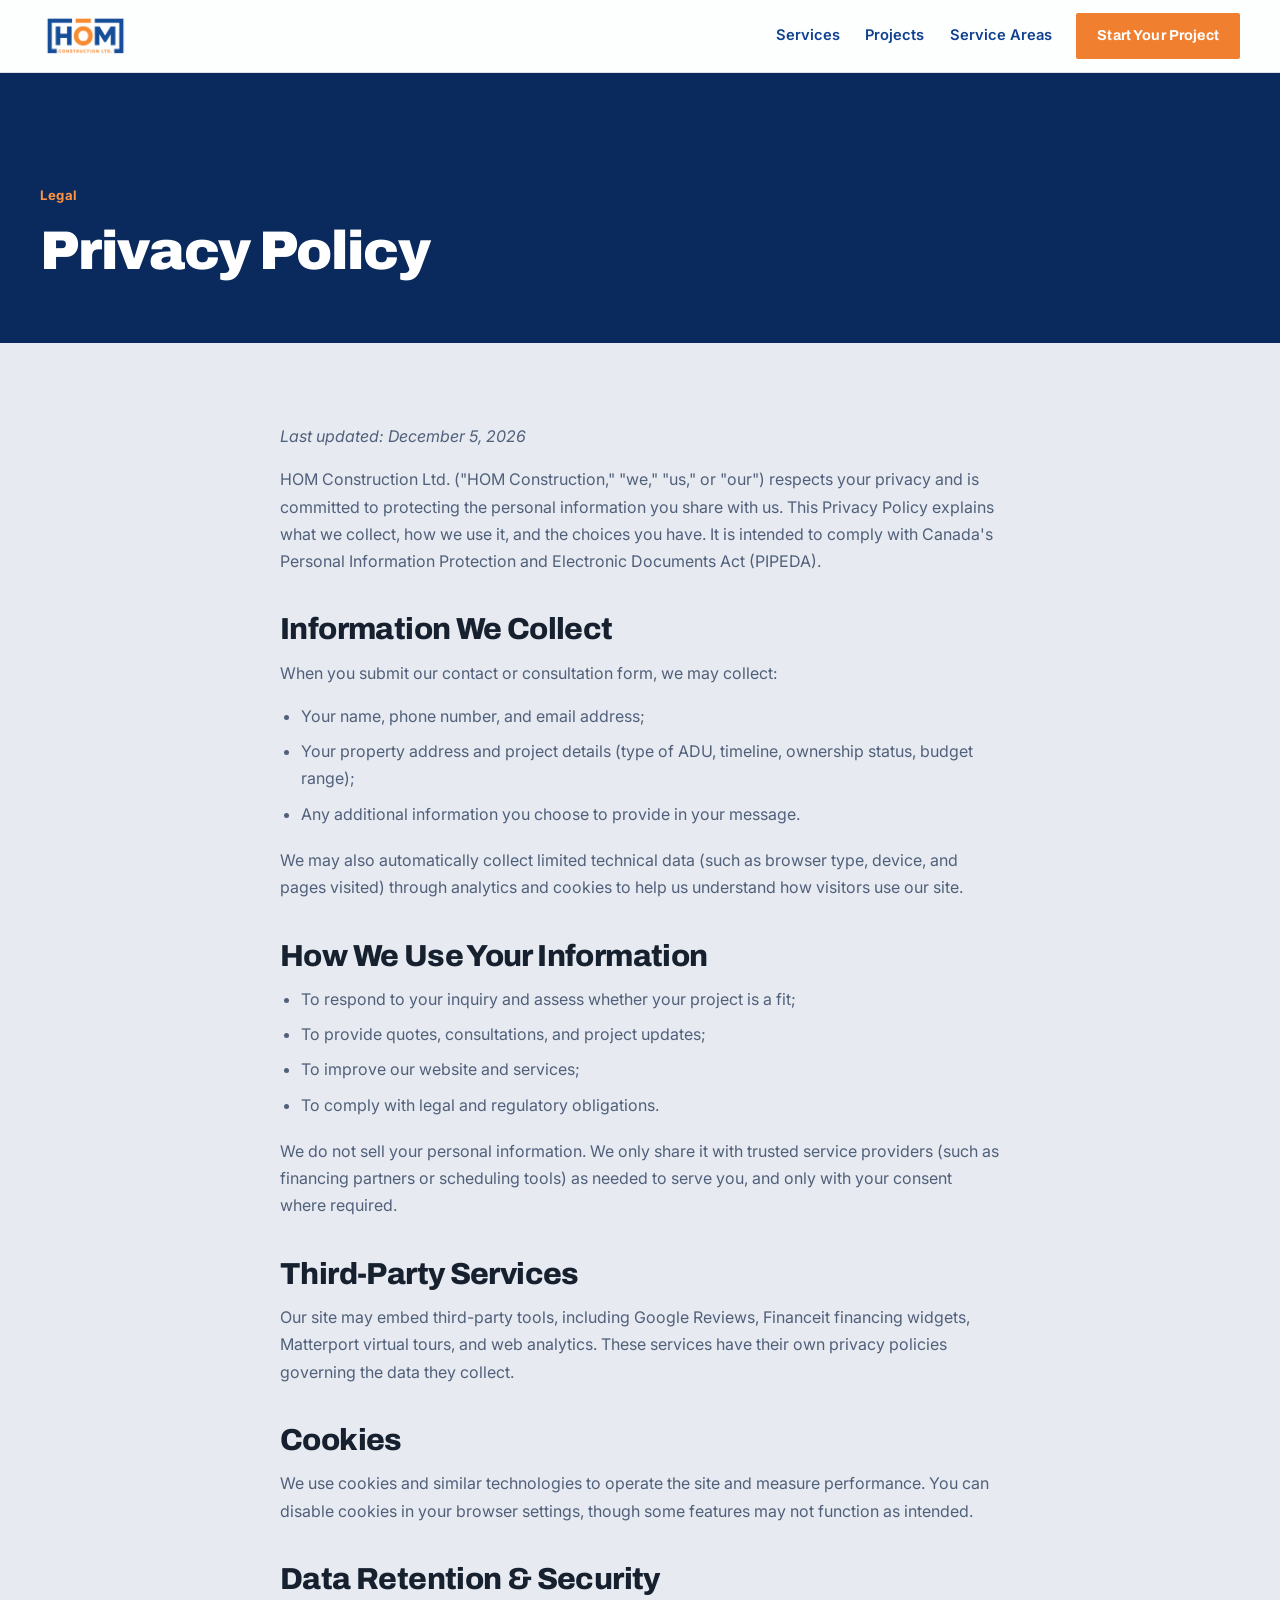
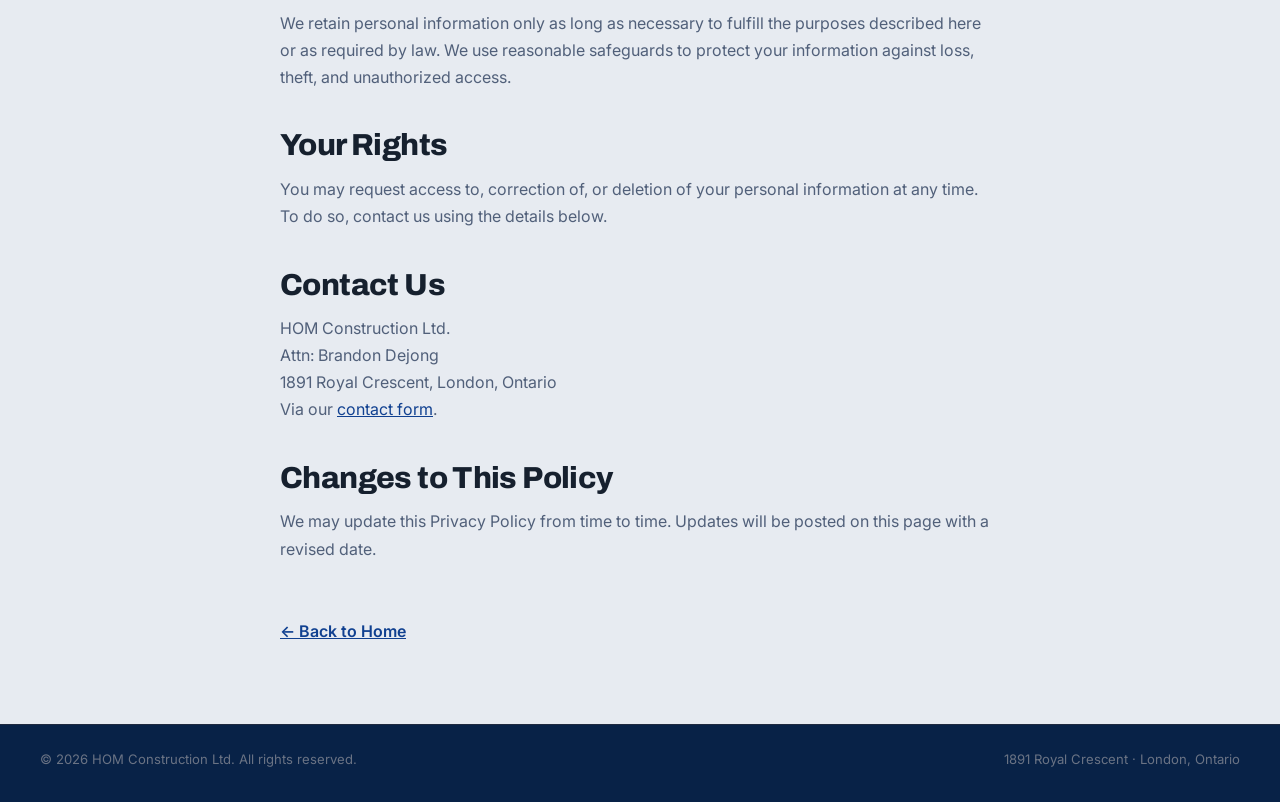
<file: privacy-policy.html>
<!DOCTYPE html>
<html lang="en">
<head>
<meta charset="UTF-8">
<meta name="viewport" content="width=device-width, initial-scale=1, viewport-fit=cover">
<title>Privacy Policy | HOM Construction Ltd.</title>
<meta name="description" content="Privacy Policy for HOM Construction Ltd.">
<meta name="robots" content="noindex,follow">
<link rel="preconnect" href="https://fonts.googleapis.com">
<link rel="preconnect" href="https://fonts.gstatic.com" crossorigin>
<link href="https://fonts.googleapis.com/css2?family=Archivo:wght@400;600;700;800;900&family=Inter:wght@400;500;600;700&display=swap" rel="stylesheet">
<link rel="icon" type="image/png" href="../assets/hom-logo.png">
<link rel="stylesheet" href="../css/style.css">
</head>
<body>
<header id="site-header">
  <div class="wrap header-inner">
    <a href="../index.html" class="brand" aria-label="HOM Construction home"><picture><source srcset="../assets/hom-logo.avif" type="image/avif"><img src="../assets/hom-logo.png" alt="HOM Construction Ltd." class="brand-logo" width="376" height="166"></picture></a>
    <nav class="nav"><a href="../index.html#services">Services</a><a href="../index.html#gallery">Projects</a><a href="../index.html#areas">Service Areas</a></nav>
    <a href="../index.html#contact" class="btn btn-sm nav-cta">Start Your Project</a>
  </div>
</header>

<section class="page-hero">
  <div class="wrap">
    <p class="eyebrow">Legal</p>
    <h1>Privacy Policy</h1>
  </div>
</section>

<main class="wrap doc-body">
  <p><em>Last updated: <span id="updated"></span></em></p>
  <p>HOM Construction Ltd. ("HOM Construction," "we," "us," or "our") respects your privacy and is committed to protecting the personal information you share with us. This Privacy Policy explains what we collect, how we use it, and the choices you have. It is intended to comply with Canada's Personal Information Protection and Electronic Documents Act (PIPEDA).</p>

  <h2>Information We Collect</h2>
  <p>When you submit our contact or consultation form, we may collect:</p>
  <ul>
    <li>Your name, phone number, and email address;</li>
    <li>Your property address and project details (type of ADU, timeline, ownership status, budget range);</li>
    <li>Any additional information you choose to provide in your message.</li>
  </ul>
  <p>We may also automatically collect limited technical data (such as browser type, device, and pages visited) through analytics and cookies to help us understand how visitors use our site.</p>

  <h2>How We Use Your Information</h2>
  <ul>
    <li>To respond to your inquiry and assess whether your project is a fit;</li>
    <li>To provide quotes, consultations, and project updates;</li>
    <li>To improve our website and services;</li>
    <li>To comply with legal and regulatory obligations.</li>
  </ul>
  <p>We do not sell your personal information. We only share it with trusted service providers (such as financing partners or scheduling tools) as needed to serve you, and only with your consent where required.</p>

  <h2>Third-Party Services</h2>
  <p>Our site may embed third-party tools, including Google Reviews, Financeit financing widgets, Matterport virtual tours, and web analytics. These services have their own privacy policies governing the data they collect.</p>

  <h2>Cookies</h2>
  <p>We use cookies and similar technologies to operate the site and measure performance. You can disable cookies in your browser settings, though some features may not function as intended.</p>

  <h2>Data Retention &amp; Security</h2>
  <p>We retain personal information only as long as necessary to fulfill the purposes described here or as required by law. We use reasonable safeguards to protect your information against loss, theft, and unauthorized access.</p>

  <h2>Your Rights</h2>
  <p>You may request access to, correction of, or deletion of your personal information at any time. To do so, contact us using the details below.</p>

  <h2>Contact Us</h2>
  <p>HOM Construction Ltd.<br>Attn: Brandon Dejong<br>1891 Royal Crescent, London, Ontario<br>Via our <a href="../index.html#contact">contact form</a>.</p>

  <h2>Changes to This Policy</h2>
  <p>We may update this Privacy Policy from time to time. Updates will be posted on this page with a revised date.</p>

  <a href="../index.html" class="back-home">← Back to Home</a>
</main>

<footer id="site-footer">
  <div class="wrap footer-bottom">
    <span>© <span id="year"></span> HOM Construction Ltd. All rights reserved.</span>
    <span>1891 Royal Crescent · London, Ontario</span>
  </div>
</footer>
<script>document.getElementById('year').textContent=new Date().getFullYear();document.getElementById('updated').textContent=new Date().toLocaleDateString('en-CA',{year:'numeric',month:'long',day:'numeric'});</script>
</body>
</html>
</file>
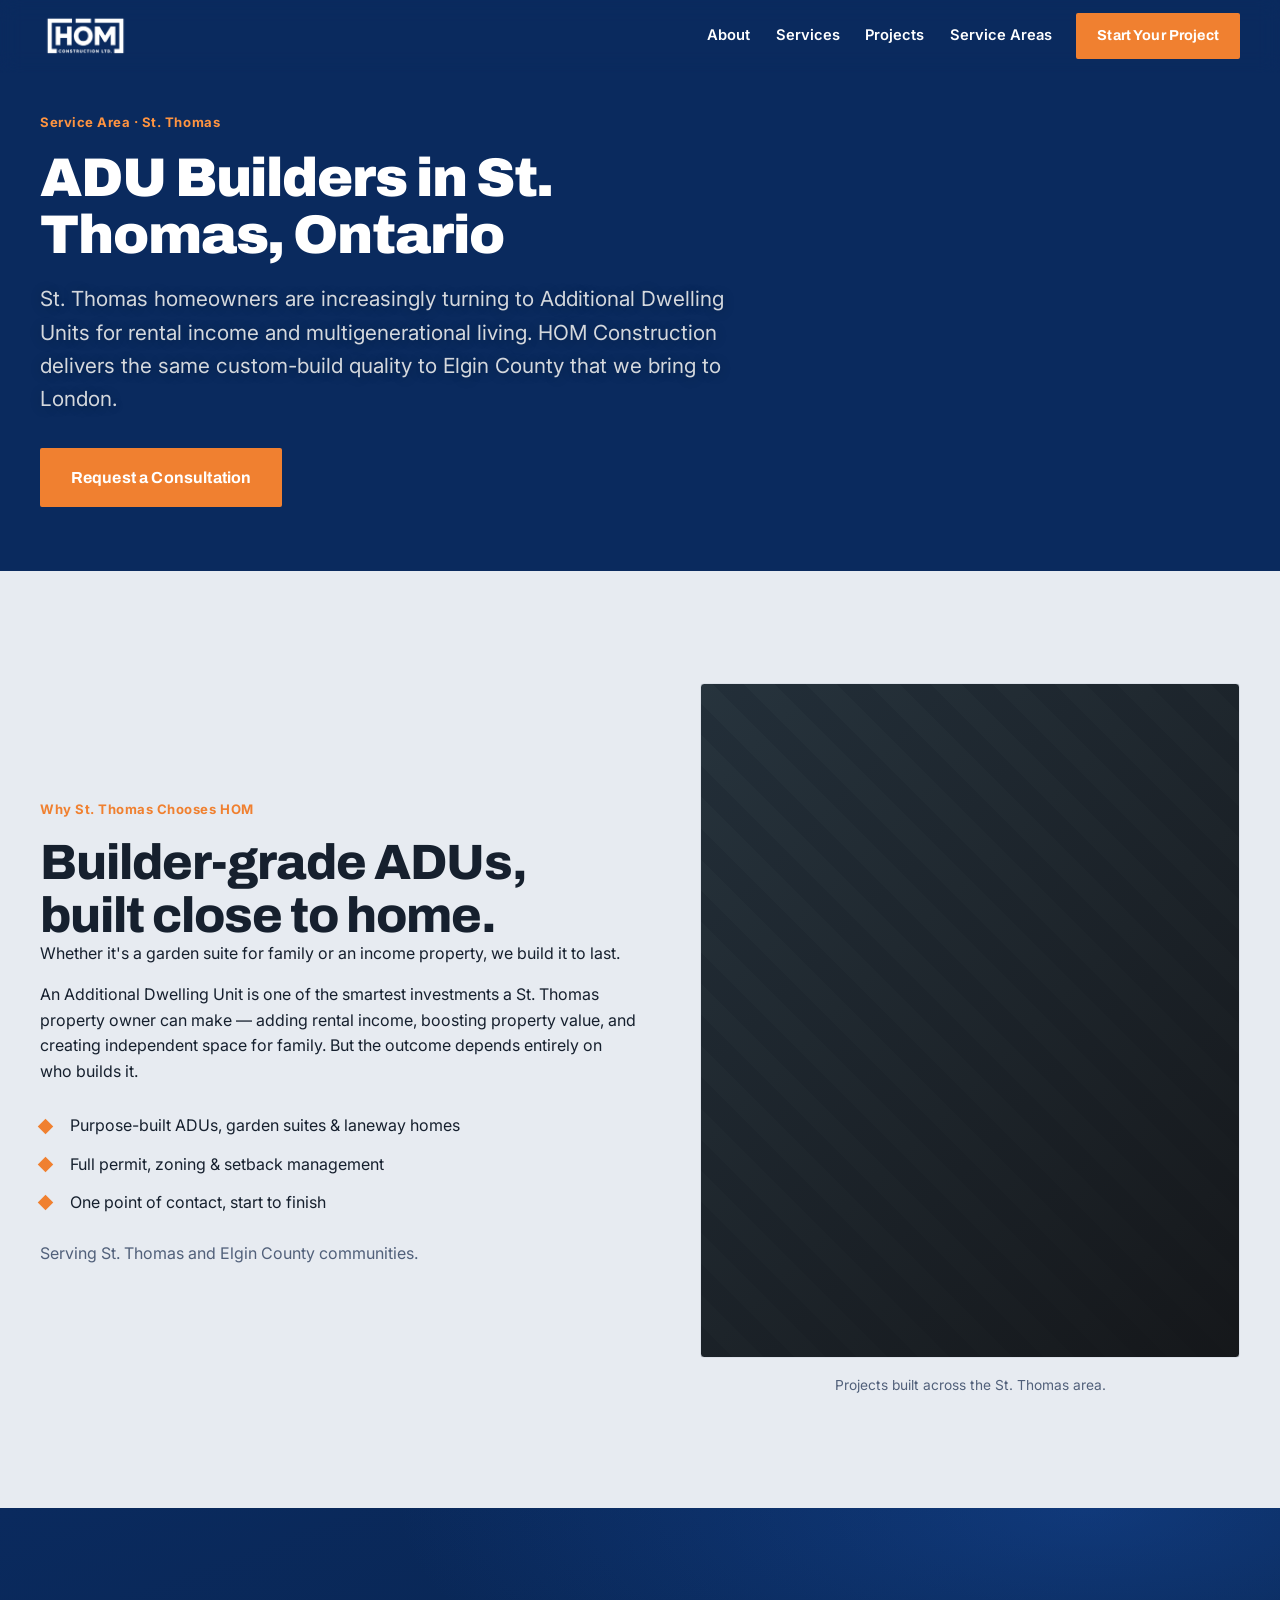
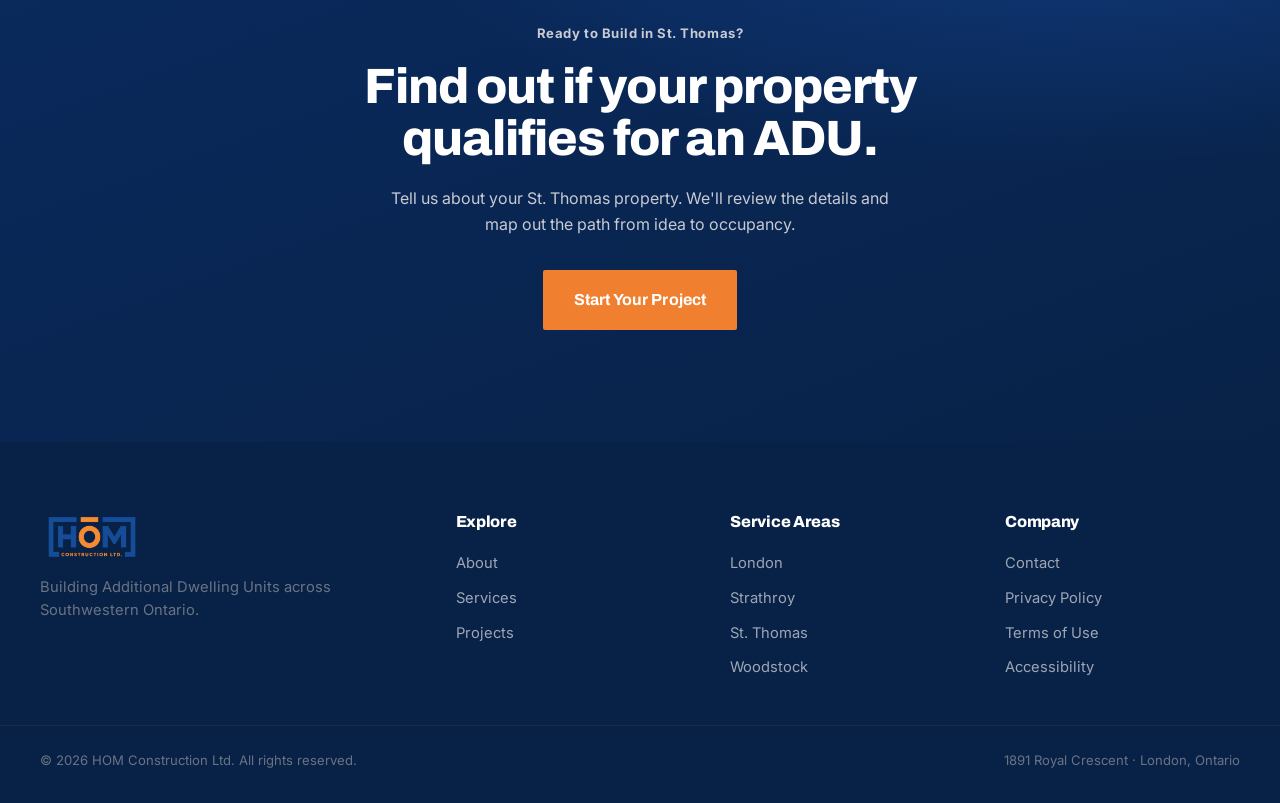
<file: st-thomas.html>
<!DOCTYPE html>
<html lang="en">
<head>
<meta charset="UTF-8">
<meta name="viewport" content="width=device-width, initial-scale=1, viewport-fit=cover">
<title>ADU Builder in St. Thomas, Ontario | HOM Construction Ltd.</title>
<meta name="description" content="HOM Construction Ltd. builds Additional Dwelling Units in St. Thomas, Ontario. ADU builder St. Thomas Ontario — ADUs, garages, additions and new construction.">
<meta name="keywords" content="ADU builder St. Thomas Ontario, Additional Dwelling Unit St. Thomas, garden suite St. Thomas, builder St. Thomas Ontario">
<link rel="canonical" href="https://homconstructionltd.ca/service-areas/st-thomas.html">
<link rel="preconnect" href="https://fonts.googleapis.com">
<link rel="preconnect" href="https://fonts.gstatic.com" crossorigin>
<link href="https://fonts.googleapis.com/css2?family=Archivo:wght@400;600;700;800;900&family=Inter:wght@400;500;600;700&display=swap" rel="stylesheet">
<link rel="icon" type="image/png" href="../assets/hom-logo.png">
<link rel="stylesheet" href="../css/style.css">
<script type="application/ld+json">
{"@context":"https://schema.org","@type":"GeneralContractor","name":"HOM Construction Ltd.","areaServed":"St. Thomas, Ontario","description":"Additional Dwelling Unit builder serving St. Thomas, Ontario.","url":"https://homconstructionltd.ca/service-areas/st-thomas.html"}
</script>
</head>
<body>
<header id="site-header">
  <div class="wrap header-inner">
    <a href="../index.html" class="brand" aria-label="HOM Construction home"><picture><source srcset="../assets/hom-logo.avif" type="image/avif"><img src="../assets/hom-logo.png" alt="HOM Construction Ltd." class="brand-logo" width="376" height="166"></picture></a>
    <nav class="nav"><a href="../index.html#about">About</a><a href="../index.html#services">Services</a><a href="../index.html#gallery">Projects</a><a href="../index.html#areas">Service Areas</a></nav>
    <a href="../index.html#contact" class="btn btn-sm nav-cta">Start Your Project</a>
  </div>
</header>

<section class="page-hero">
  <div class="wrap">
    <p class="eyebrow">Service Area · St. Thomas</p>
    <h1>ADU Builders in St. Thomas, Ontario</h1>
    <p class="hero-lede" style="color:#D4D8DD;margin-top:1.2rem;max-width:56ch;">St. Thomas homeowners are increasingly turning to Additional Dwelling Units for rental income and multigenerational living. HOM Construction delivers the same custom-build quality to Elgin County that we bring to London.</p>
    <div style="margin-top:2rem;"><a href="../index.html#contact" class="btn">Request a Consultation</a></div>
  </div>
</section>

<section class="section">
  <div class="wrap two-col">
    <div class="col-text">
      <p class="section-tag">Why St. Thomas Chooses HOM</p>
      <h2>Builder-grade ADUs, built close to home.</h2>
      <p>Whether it's a garden suite for family or an income property, we build it to last.</p>
      <p>An Additional Dwelling Unit is one of the smartest investments a St. Thomas property owner can make — adding rental income, boosting property value, and creating independent space for family. But the outcome depends entirely on who builds it.</p>
      <ul class="check-list">
        <li>Purpose-built ADUs, garden suites &amp; laneway homes</li>
        <li>Full permit, zoning &amp; setback management</li>
        <li>One point of contact, start to finish</li>
      </ul>
      <p style="margin-top:1.6rem;color:var(--muted);">Serving St. Thomas and Elgin County communities.</p>
    </div>
    <div class="col-media">
      <div class="media-block media-tall" aria-hidden="true"></div>
      <div class="media-caption">Projects built across the St. Thomas area.</div>
    </div>
  </div>
</section>

<section class="section section-dark">
  <div class="wrap" style="text-align:center;">
    <p class="section-tag">Ready to Build in St. Thomas?</p>
    <h2 style="max-width:20ch;margin:0 auto 1.4rem;">Find out if your property qualifies for an ADU.</h2>
    <p style="max-width:50ch;margin:0 auto 2rem;color:#C7CBD1;">Tell us about your St. Thomas property. We'll review the details and map out the path from idea to occupancy.</p>
    <a href="../index.html#contact" class="btn">Start Your Project</a>
  </div>
</section>

<footer id="site-footer">
  <div class="wrap footer-inner">
    <div class="footer-brand">
      <picture><source srcset="../assets/hom-logo.avif" type="image/avif"><img src="../assets/hom-logo.png" alt="HOM Construction Ltd." class="footer-logo" width="376" height="166"></picture>
      <p>Building Additional Dwelling Units across Southwestern Ontario.</p>
    </div>
    <div class="footer-col"><h4>Explore</h4>
      <a href="../index.html#about">About</a><a href="../index.html#services">Services</a><a href="../index.html#gallery">Projects</a>
    </div>
    <div class="footer-col"><h4>Service Areas</h4>
      <a href="london.html">London</a><a href="strathroy.html">Strathroy</a><a href="st-thomas.html">St. Thomas</a><a href="woodstock.html">Woodstock</a>
    </div>
    <div class="footer-col"><h4>Company</h4>
      <a href="../index.html#contact">Contact</a><a href="../legal/privacy-policy.html">Privacy Policy</a><a href="../legal/terms-of-use.html">Terms of Use</a><a href="../legal/accessibility.html">Accessibility</a>
    </div>
  </div>
  <div class="wrap footer-bottom">
    <span>&copy; <span id="year"></span> HOM Construction Ltd. All rights reserved.</span>
    <span>1891 Royal Crescent &middot; London, Ontario</span>
  </div>
</footer>
<script src="../js/main.js"></script>
</body>
</html>
</file>
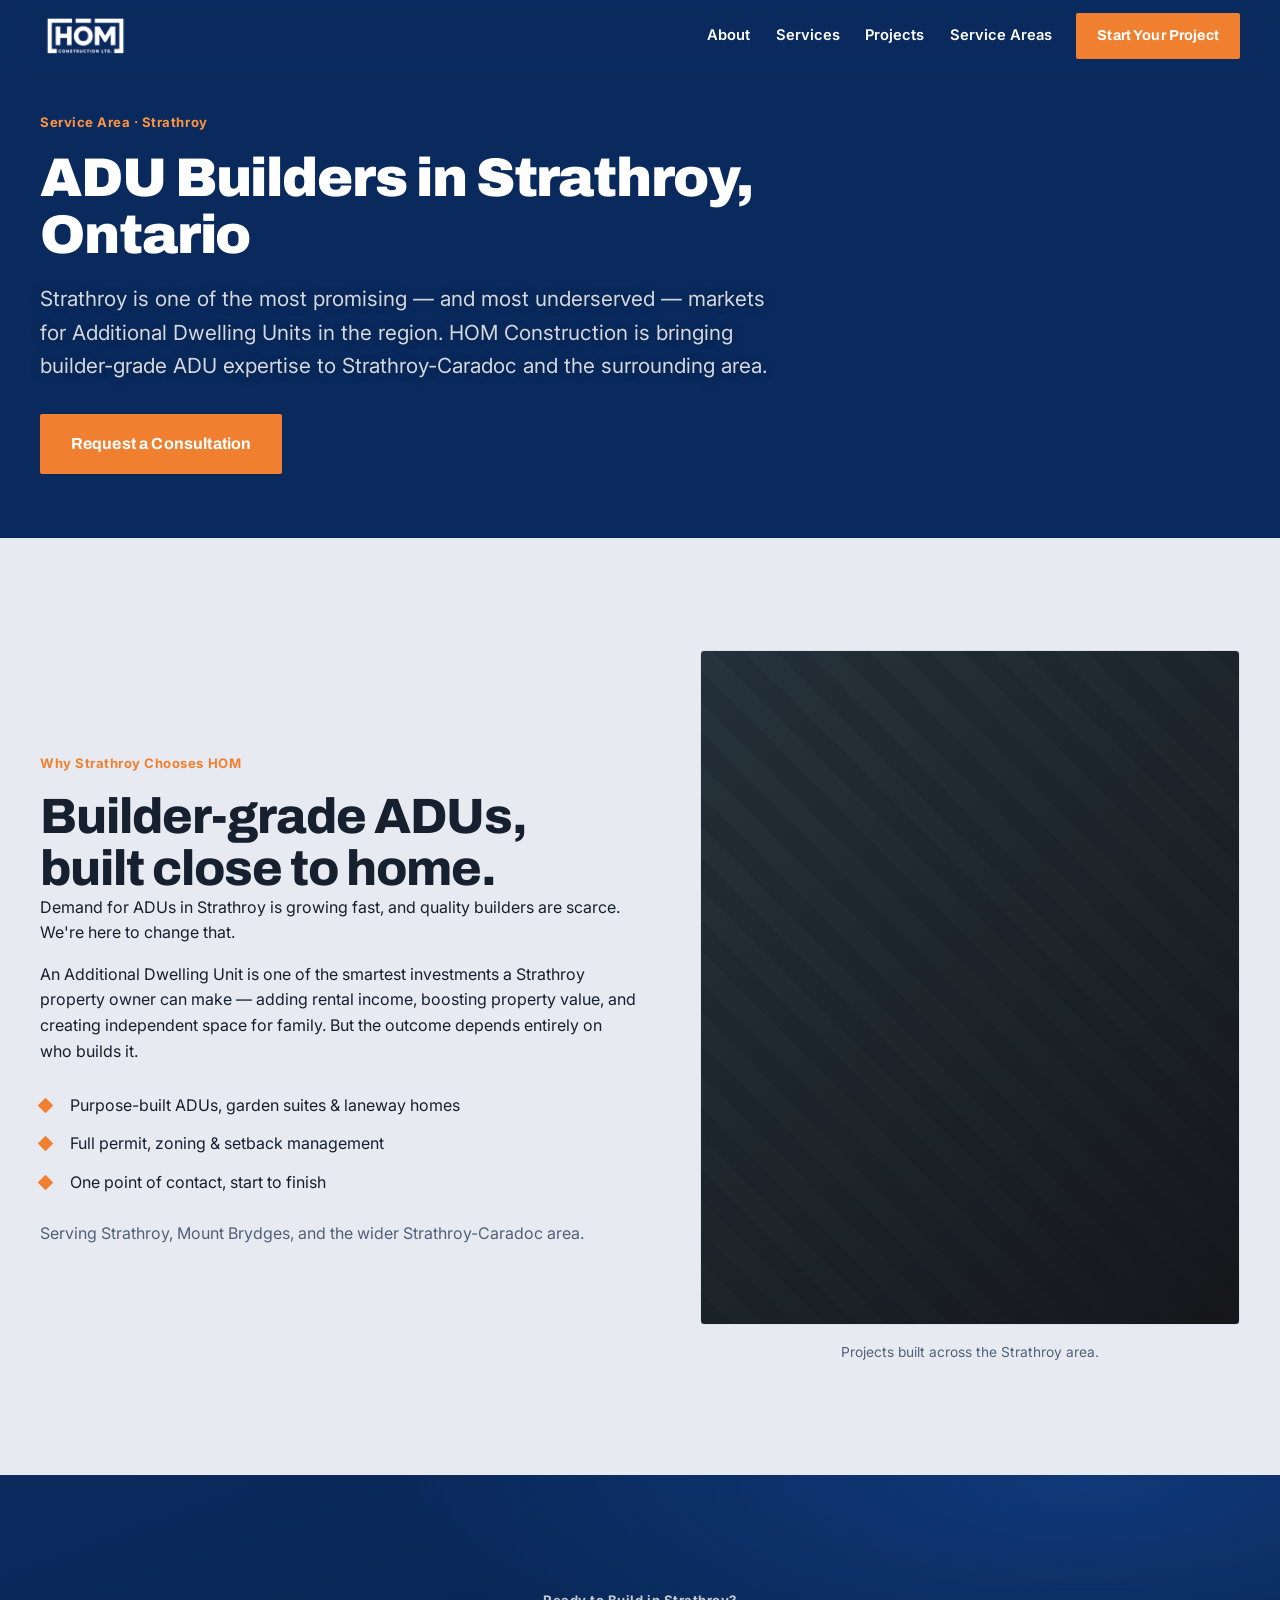
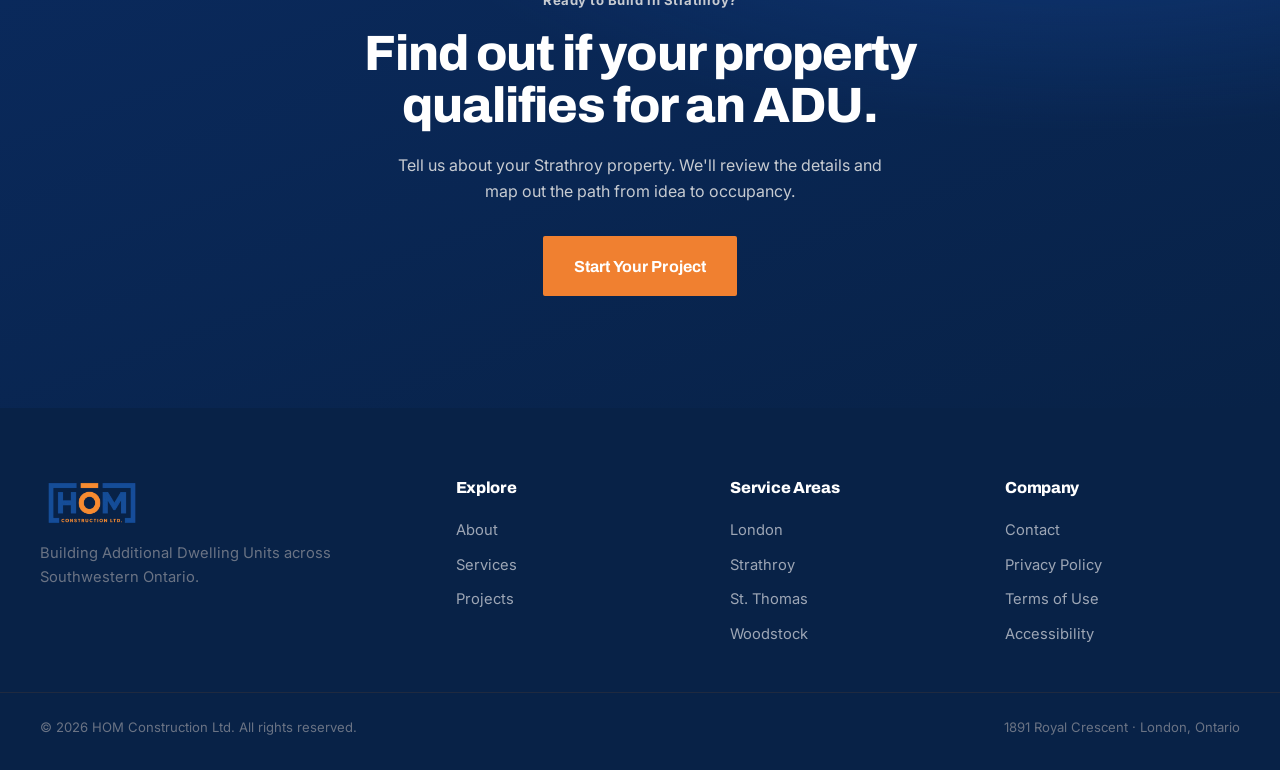
<file: strathroy.html>
<!DOCTYPE html>
<html lang="en">
<head>
<meta charset="UTF-8">
<meta name="viewport" content="width=device-width, initial-scale=1, viewport-fit=cover">
<title>ADU Builder in Strathroy, Ontario | HOM Construction Ltd.</title>
<meta name="description" content="HOM Construction Ltd. builds Additional Dwelling Units in Strathroy, Ontario. ADU builder Strathroy Ontario — ADUs, garages, additions and new construction.">
<meta name="keywords" content="ADU builder Strathroy Ontario, Additional Dwelling Unit Strathroy, garden suite Strathroy, builder Strathroy Ontario">
<link rel="canonical" href="https://homconstructionltd.ca/service-areas/strathroy.html">
<link rel="preconnect" href="https://fonts.googleapis.com">
<link rel="preconnect" href="https://fonts.gstatic.com" crossorigin>
<link href="https://fonts.googleapis.com/css2?family=Archivo:wght@400;600;700;800;900&family=Inter:wght@400;500;600;700&display=swap" rel="stylesheet">
<link rel="icon" type="image/png" href="../assets/hom-logo.png">
<link rel="stylesheet" href="../css/style.css">
<script type="application/ld+json">
{"@context":"https://schema.org","@type":"GeneralContractor","name":"HOM Construction Ltd.","areaServed":"Strathroy, Ontario","description":"Additional Dwelling Unit builder serving Strathroy, Ontario.","url":"https://homconstructionltd.ca/service-areas/strathroy.html"}
</script>
</head>
<body>
<header id="site-header">
  <div class="wrap header-inner">
    <a href="../index.html" class="brand" aria-label="HOM Construction home"><picture><source srcset="../assets/hom-logo.avif" type="image/avif"><img src="../assets/hom-logo.png" alt="HOM Construction Ltd." class="brand-logo" width="376" height="166"></picture></a>
    <nav class="nav"><a href="../index.html#about">About</a><a href="../index.html#services">Services</a><a href="../index.html#gallery">Projects</a><a href="../index.html#areas">Service Areas</a></nav>
    <a href="../index.html#contact" class="btn btn-sm nav-cta">Start Your Project</a>
  </div>
</header>

<section class="page-hero">
  <div class="wrap">
    <p class="eyebrow">Service Area · Strathroy</p>
    <h1>ADU Builders in Strathroy, Ontario</h1>
    <p class="hero-lede" style="color:#D4D8DD;margin-top:1.2rem;max-width:56ch;">Strathroy is one of the most promising — and most underserved — markets for Additional Dwelling Units in the region. HOM Construction is bringing builder-grade ADU expertise to Strathroy-Caradoc and the surrounding area.</p>
    <div style="margin-top:2rem;"><a href="../index.html#contact" class="btn">Request a Consultation</a></div>
  </div>
</section>

<section class="section">
  <div class="wrap two-col">
    <div class="col-text">
      <p class="section-tag">Why Strathroy Chooses HOM</p>
      <h2>Builder-grade ADUs, built close to home.</h2>
      <p>Demand for ADUs in Strathroy is growing fast, and quality builders are scarce. We're here to change that.</p>
      <p>An Additional Dwelling Unit is one of the smartest investments a Strathroy property owner can make — adding rental income, boosting property value, and creating independent space for family. But the outcome depends entirely on who builds it.</p>
      <ul class="check-list">
        <li>Purpose-built ADUs, garden suites &amp; laneway homes</li>
        <li>Full permit, zoning &amp; setback management</li>
        <li>One point of contact, start to finish</li>
      </ul>
      <p style="margin-top:1.6rem;color:var(--muted);">Serving Strathroy, Mount Brydges, and the wider Strathroy-Caradoc area.</p>
    </div>
    <div class="col-media">
      <div class="media-block media-tall" aria-hidden="true"></div>
      <div class="media-caption">Projects built across the Strathroy area.</div>
    </div>
  </div>
</section>

<section class="section section-dark">
  <div class="wrap" style="text-align:center;">
    <p class="section-tag">Ready to Build in Strathroy?</p>
    <h2 style="max-width:20ch;margin:0 auto 1.4rem;">Find out if your property qualifies for an ADU.</h2>
    <p style="max-width:50ch;margin:0 auto 2rem;color:#C7CBD1;">Tell us about your Strathroy property. We'll review the details and map out the path from idea to occupancy.</p>
    <a href="../index.html#contact" class="btn">Start Your Project</a>
  </div>
</section>

<footer id="site-footer">
  <div class="wrap footer-inner">
    <div class="footer-brand">
      <picture><source srcset="../assets/hom-logo.avif" type="image/avif"><img src="../assets/hom-logo.png" alt="HOM Construction Ltd." class="footer-logo" width="376" height="166"></picture>
      <p>Building Additional Dwelling Units across Southwestern Ontario.</p>
    </div>
    <div class="footer-col"><h4>Explore</h4>
      <a href="../index.html#about">About</a><a href="../index.html#services">Services</a><a href="../index.html#gallery">Projects</a>
    </div>
    <div class="footer-col"><h4>Service Areas</h4>
      <a href="london.html">London</a><a href="strathroy.html">Strathroy</a><a href="st-thomas.html">St. Thomas</a><a href="woodstock.html">Woodstock</a>
    </div>
    <div class="footer-col"><h4>Company</h4>
      <a href="../index.html#contact">Contact</a><a href="../legal/privacy-policy.html">Privacy Policy</a><a href="../legal/terms-of-use.html">Terms of Use</a><a href="../legal/accessibility.html">Accessibility</a>
    </div>
  </div>
  <div class="wrap footer-bottom">
    <span>&copy; <span id="year"></span> HOM Construction Ltd. All rights reserved.</span>
    <span>1891 Royal Crescent &middot; London, Ontario</span>
  </div>
</footer>
<script src="../js/main.js"></script>
</body>
</html>
</file>
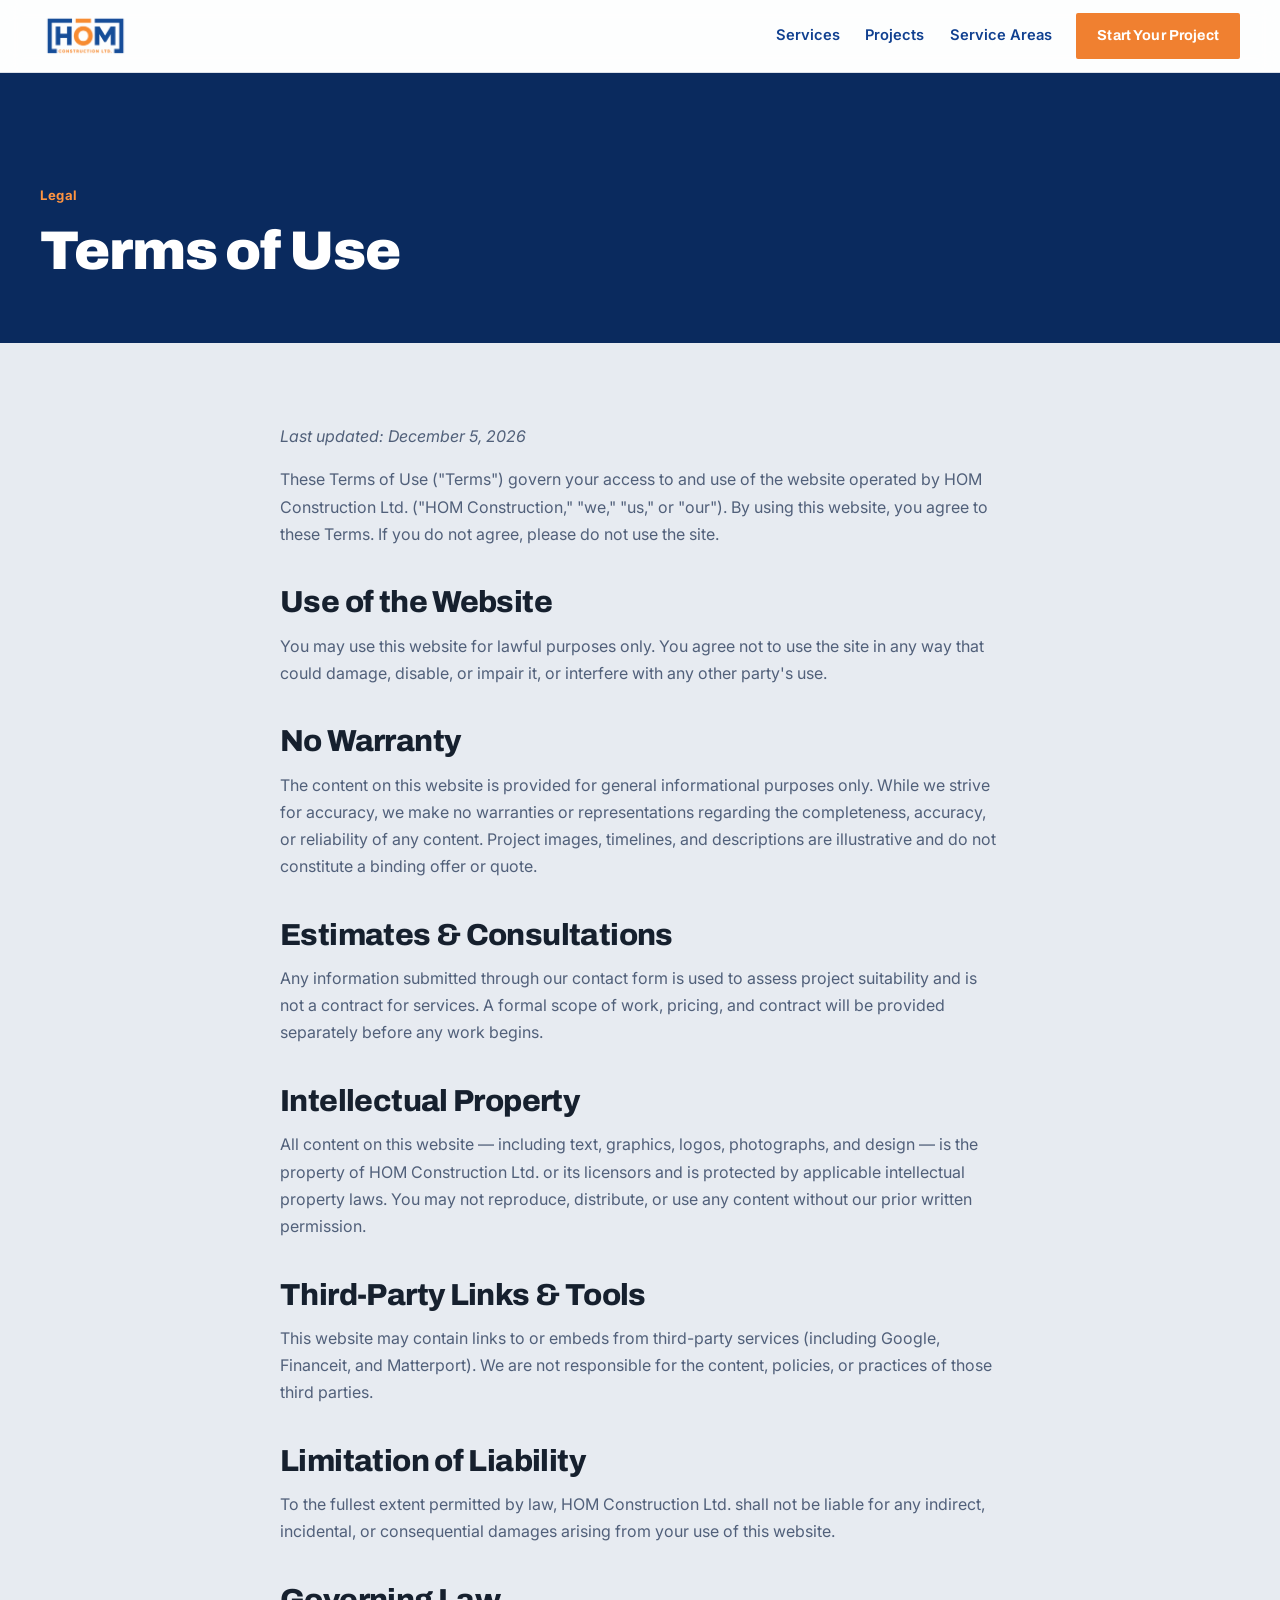
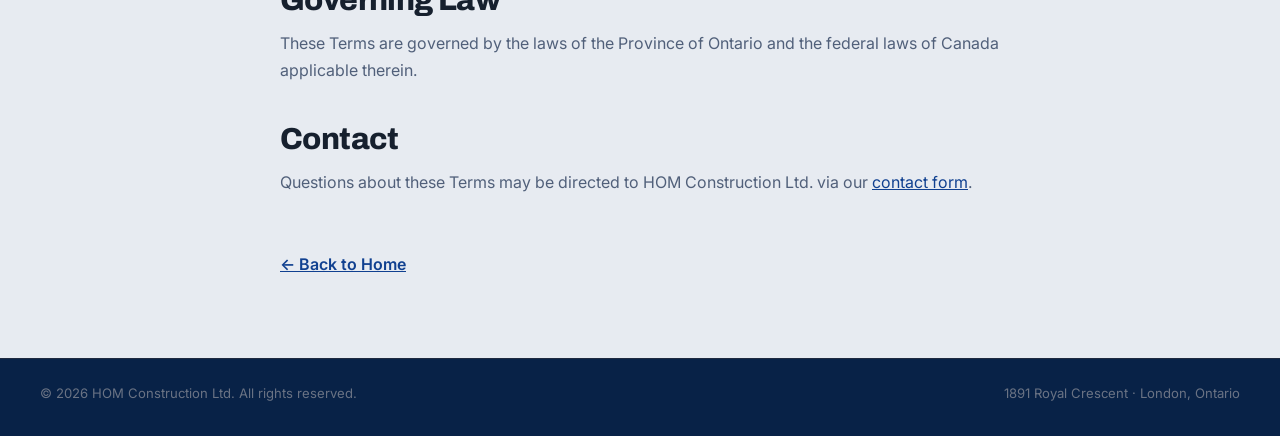
<file: terms-of-use.html>
<!DOCTYPE html>
<html lang="en">
<head>
<meta charset="UTF-8">
<meta name="viewport" content="width=device-width, initial-scale=1, viewport-fit=cover">
<title>Terms of Use | HOM Construction Ltd.</title>
<meta name="description" content="Terms of Use for the HOM Construction Ltd. website.">
<meta name="robots" content="noindex,follow">
<link rel="preconnect" href="https://fonts.googleapis.com">
<link rel="preconnect" href="https://fonts.gstatic.com" crossorigin>
<link href="https://fonts.googleapis.com/css2?family=Archivo:wght@400;600;700;800;900&family=Inter:wght@400;500;600;700&display=swap" rel="stylesheet">
<link rel="icon" type="image/png" href="../assets/hom-logo.png">
<link rel="stylesheet" href="../css/style.css">
</head>
<body>
<header id="site-header">
  <div class="wrap header-inner">
    <a href="../index.html" class="brand" aria-label="HOM Construction home"><picture><source srcset="../assets/hom-logo.avif" type="image/avif"><img src="../assets/hom-logo.png" alt="HOM Construction Ltd." class="brand-logo" width="376" height="166"></picture></a>
    <nav class="nav"><a href="../index.html#services">Services</a><a href="../index.html#gallery">Projects</a><a href="../index.html#areas">Service Areas</a></nav>
    <a href="../index.html#contact" class="btn btn-sm nav-cta">Start Your Project</a>
  </div>
</header>

<section class="page-hero">
  <div class="wrap">
    <p class="eyebrow">Legal</p>
    <h1>Terms of Use</h1>
  </div>
</section>

<main class="wrap doc-body">
  <p><em>Last updated: <span id="updated"></span></em></p>
  <p>These Terms of Use ("Terms") govern your access to and use of the website operated by HOM Construction Ltd. ("HOM Construction," "we," "us," or "our"). By using this website, you agree to these Terms. If you do not agree, please do not use the site.</p>

  <h2>Use of the Website</h2>
  <p>You may use this website for lawful purposes only. You agree not to use the site in any way that could damage, disable, or impair it, or interfere with any other party's use.</p>

  <h2>No Warranty</h2>
  <p>The content on this website is provided for general informational purposes only. While we strive for accuracy, we make no warranties or representations regarding the completeness, accuracy, or reliability of any content. Project images, timelines, and descriptions are illustrative and do not constitute a binding offer or quote.</p>

  <h2>Estimates &amp; Consultations</h2>
  <p>Any information submitted through our contact form is used to assess project suitability and is not a contract for services. A formal scope of work, pricing, and contract will be provided separately before any work begins.</p>

  <h2>Intellectual Property</h2>
  <p>All content on this website — including text, graphics, logos, photographs, and design — is the property of HOM Construction Ltd. or its licensors and is protected by applicable intellectual property laws. You may not reproduce, distribute, or use any content without our prior written permission.</p>

  <h2>Third-Party Links &amp; Tools</h2>
  <p>This website may contain links to or embeds from third-party services (including Google, Financeit, and Matterport). We are not responsible for the content, policies, or practices of those third parties.</p>

  <h2>Limitation of Liability</h2>
  <p>To the fullest extent permitted by law, HOM Construction Ltd. shall not be liable for any indirect, incidental, or consequential damages arising from your use of this website.</p>

  <h2>Governing Law</h2>
  <p>These Terms are governed by the laws of the Province of Ontario and the federal laws of Canada applicable therein.</p>

  <h2>Contact</h2>
  <p>Questions about these Terms may be directed to HOM Construction Ltd. via our <a href="../index.html#contact">contact form</a>.</p>

  <a href="../index.html" class="back-home">← Back to Home</a>
</main>

<footer id="site-footer">
  <div class="wrap footer-bottom">
    <span>© <span id="year"></span> HOM Construction Ltd. All rights reserved.</span>
    <span>1891 Royal Crescent · London, Ontario</span>
  </div>
</footer>
<script>document.getElementById('year').textContent=new Date().getFullYear();document.getElementById('updated').textContent=new Date().toLocaleDateString('en-CA',{year:'numeric',month:'long',day:'numeric'});</script>
</body>
</html>
</file>
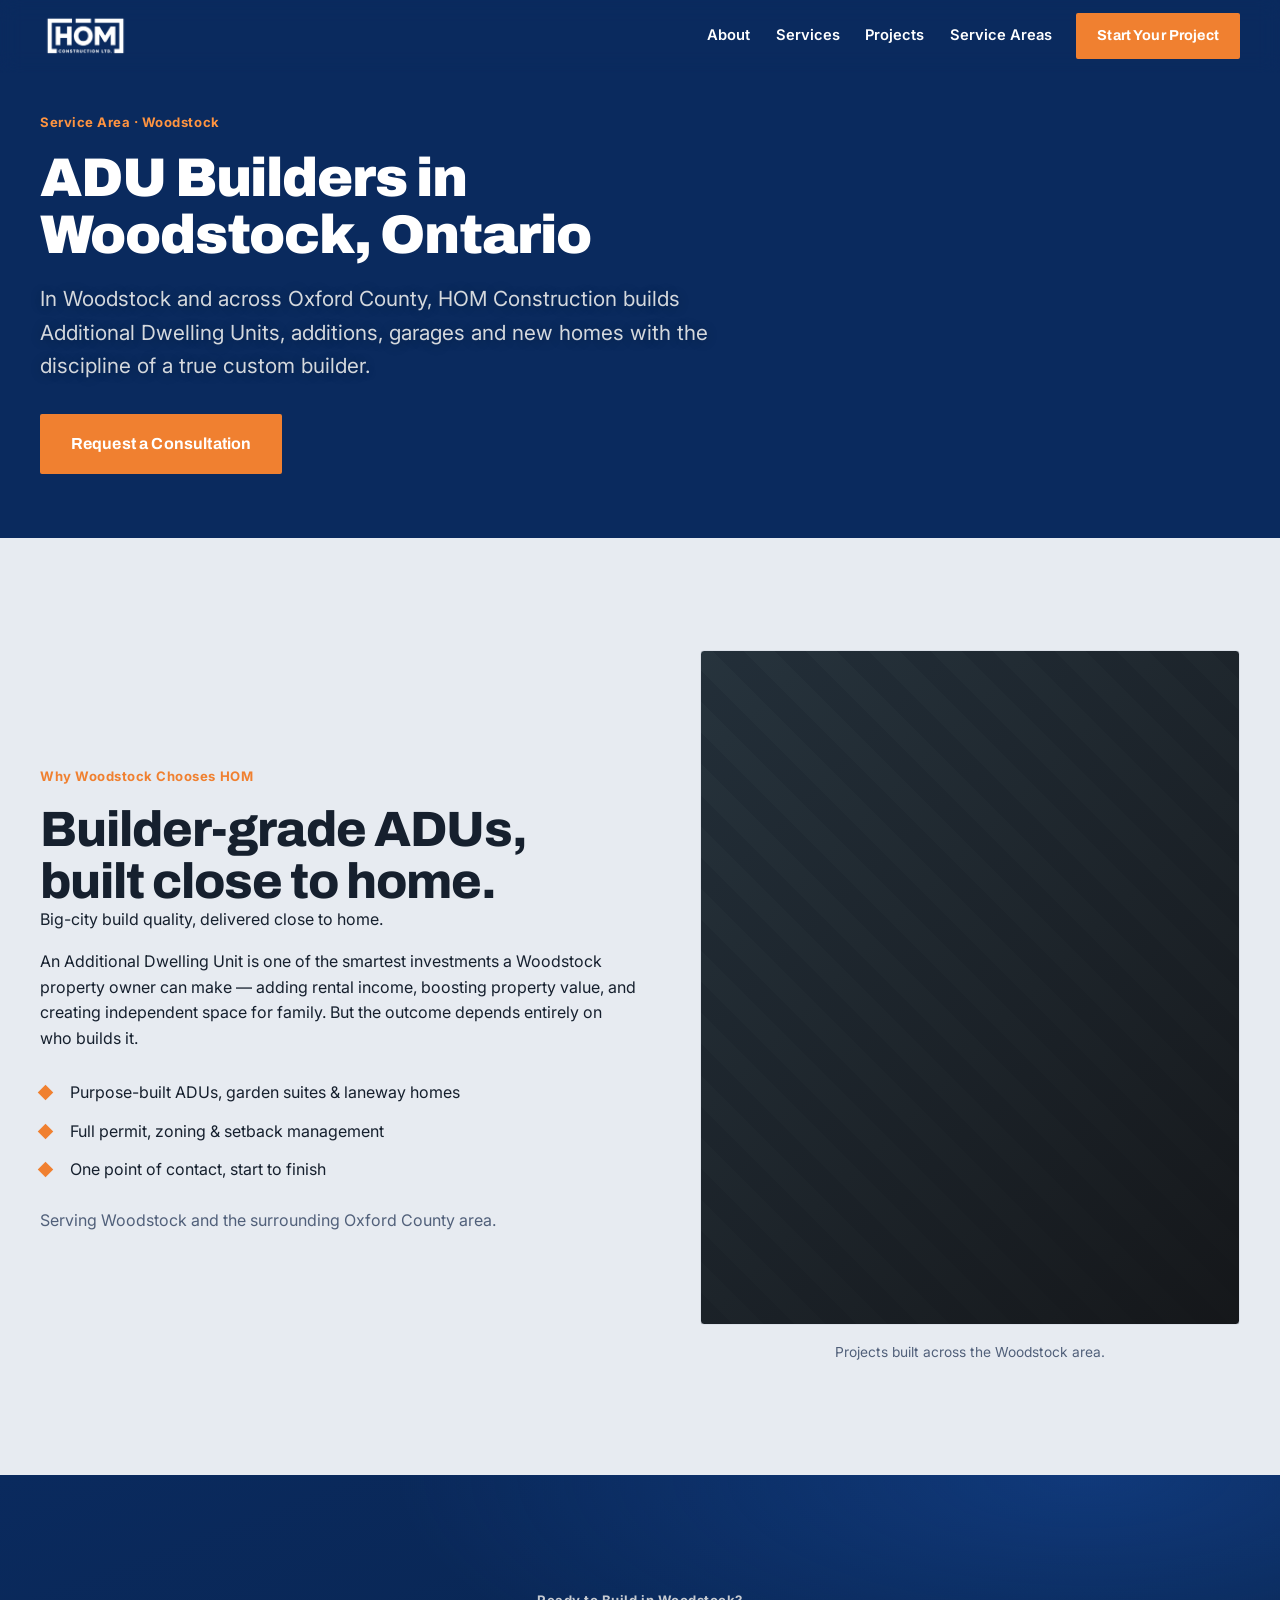
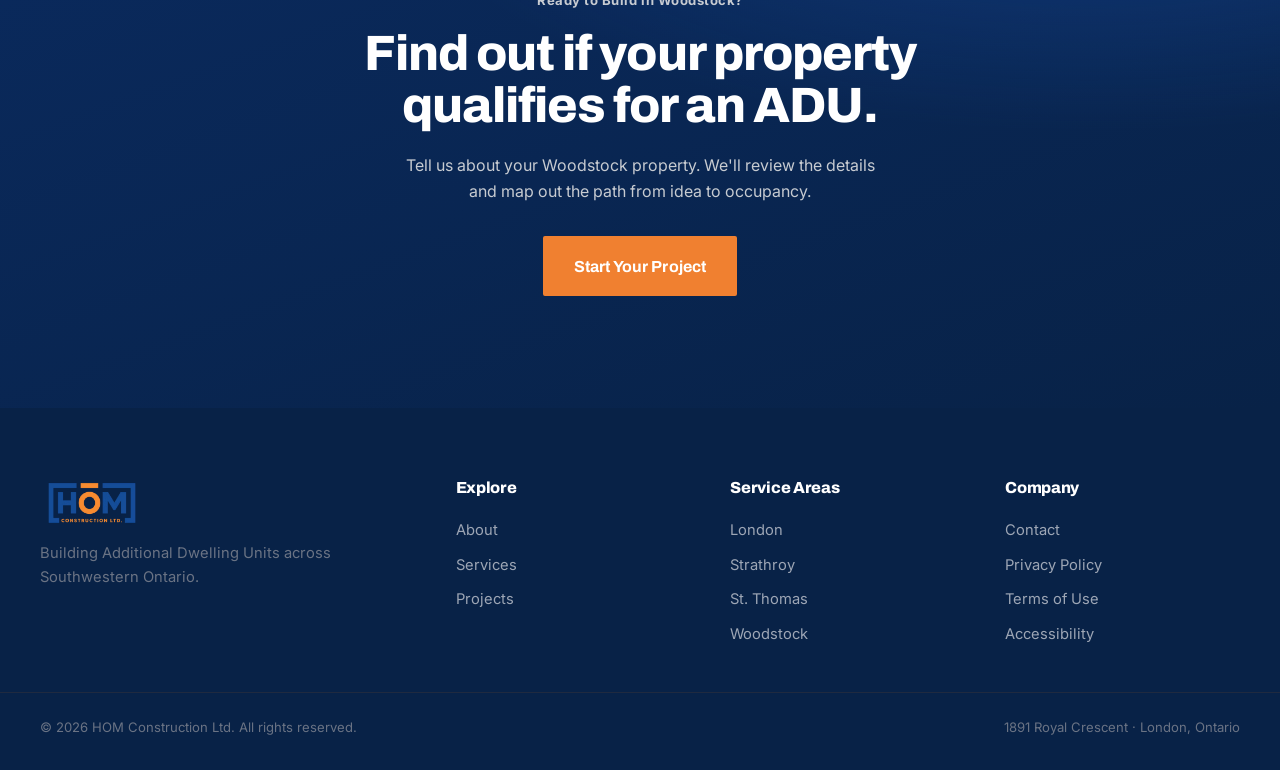
<file: woodstock.html>
<!DOCTYPE html>
<html lang="en">
<head>
<meta charset="UTF-8">
<meta name="viewport" content="width=device-width, initial-scale=1, viewport-fit=cover">
<title>ADU Builder in Woodstock, Ontario | HOM Construction Ltd.</title>
<meta name="description" content="HOM Construction Ltd. builds Additional Dwelling Units in Woodstock, Ontario. ADU builder Woodstock Ontario — ADUs, garages, additions and new construction.">
<meta name="keywords" content="ADU builder Woodstock Ontario, Additional Dwelling Unit Woodstock, garden suite Woodstock, builder Woodstock Ontario">
<link rel="canonical" href="https://homconstructionltd.ca/service-areas/woodstock.html">
<link rel="preconnect" href="https://fonts.googleapis.com">
<link rel="preconnect" href="https://fonts.gstatic.com" crossorigin>
<link href="https://fonts.googleapis.com/css2?family=Archivo:wght@400;600;700;800;900&family=Inter:wght@400;500;600;700&display=swap" rel="stylesheet">
<link rel="icon" type="image/png" href="../assets/hom-logo.png">
<link rel="stylesheet" href="../css/style.css">
<script type="application/ld+json">
{"@context":"https://schema.org","@type":"GeneralContractor","name":"HOM Construction Ltd.","areaServed":"Woodstock, Ontario","description":"Additional Dwelling Unit builder serving Woodstock, Ontario.","url":"https://homconstructionltd.ca/service-areas/woodstock.html"}
</script>
</head>
<body>
<header id="site-header">
  <div class="wrap header-inner">
    <a href="../index.html" class="brand" aria-label="HOM Construction home"><picture><source srcset="../assets/hom-logo.avif" type="image/avif"><img src="../assets/hom-logo.png" alt="HOM Construction Ltd." class="brand-logo" width="376" height="166"></picture></a>
    <nav class="nav"><a href="../index.html#about">About</a><a href="../index.html#services">Services</a><a href="../index.html#gallery">Projects</a><a href="../index.html#areas">Service Areas</a></nav>
    <a href="../index.html#contact" class="btn btn-sm nav-cta">Start Your Project</a>
  </div>
</header>

<section class="page-hero">
  <div class="wrap">
    <p class="eyebrow">Service Area · Woodstock</p>
    <h1>ADU Builders in Woodstock, Ontario</h1>
    <p class="hero-lede" style="color:#D4D8DD;margin-top:1.2rem;max-width:56ch;">In Woodstock and across Oxford County, HOM Construction builds Additional Dwelling Units, additions, garages and new homes with the discipline of a true custom builder.</p>
    <div style="margin-top:2rem;"><a href="../index.html#contact" class="btn">Request a Consultation</a></div>
  </div>
</section>

<section class="section">
  <div class="wrap two-col">
    <div class="col-text">
      <p class="section-tag">Why Woodstock Chooses HOM</p>
      <h2>Builder-grade ADUs, built close to home.</h2>
      <p>Big-city build quality, delivered close to home.</p>
      <p>An Additional Dwelling Unit is one of the smartest investments a Woodstock property owner can make — adding rental income, boosting property value, and creating independent space for family. But the outcome depends entirely on who builds it.</p>
      <ul class="check-list">
        <li>Purpose-built ADUs, garden suites &amp; laneway homes</li>
        <li>Full permit, zoning &amp; setback management</li>
        <li>One point of contact, start to finish</li>
      </ul>
      <p style="margin-top:1.6rem;color:var(--muted);">Serving Woodstock and the surrounding Oxford County area.</p>
    </div>
    <div class="col-media">
      <div class="media-block media-tall" aria-hidden="true"></div>
      <div class="media-caption">Projects built across the Woodstock area.</div>
    </div>
  </div>
</section>

<section class="section section-dark">
  <div class="wrap" style="text-align:center;">
    <p class="section-tag">Ready to Build in Woodstock?</p>
    <h2 style="max-width:20ch;margin:0 auto 1.4rem;">Find out if your property qualifies for an ADU.</h2>
    <p style="max-width:50ch;margin:0 auto 2rem;color:#C7CBD1;">Tell us about your Woodstock property. We'll review the details and map out the path from idea to occupancy.</p>
    <a href="../index.html#contact" class="btn">Start Your Project</a>
  </div>
</section>

<footer id="site-footer">
  <div class="wrap footer-inner">
    <div class="footer-brand">
      <picture><source srcset="../assets/hom-logo.avif" type="image/avif"><img src="../assets/hom-logo.png" alt="HOM Construction Ltd." class="footer-logo" width="376" height="166"></picture>
      <p>Building Additional Dwelling Units across Southwestern Ontario.</p>
    </div>
    <div class="footer-col"><h4>Explore</h4>
      <a href="../index.html#about">About</a><a href="../index.html#services">Services</a><a href="../index.html#gallery">Projects</a>
    </div>
    <div class="footer-col"><h4>Service Areas</h4>
      <a href="london.html">London</a><a href="strathroy.html">Strathroy</a><a href="st-thomas.html">St. Thomas</a><a href="woodstock.html">Woodstock</a>
    </div>
    <div class="footer-col"><h4>Company</h4>
      <a href="../index.html#contact">Contact</a><a href="../legal/privacy-policy.html">Privacy Policy</a><a href="../legal/terms-of-use.html">Terms of Use</a><a href="../legal/accessibility.html">Accessibility</a>
    </div>
  </div>
  <div class="wrap footer-bottom">
    <span>&copy; <span id="year"></span> HOM Construction Ltd. All rights reserved.</span>
    <span>1891 Royal Crescent &middot; London, Ontario</span>
  </div>
</footer>
<script src="../js/main.js"></script>
</body>
</html>
</file>
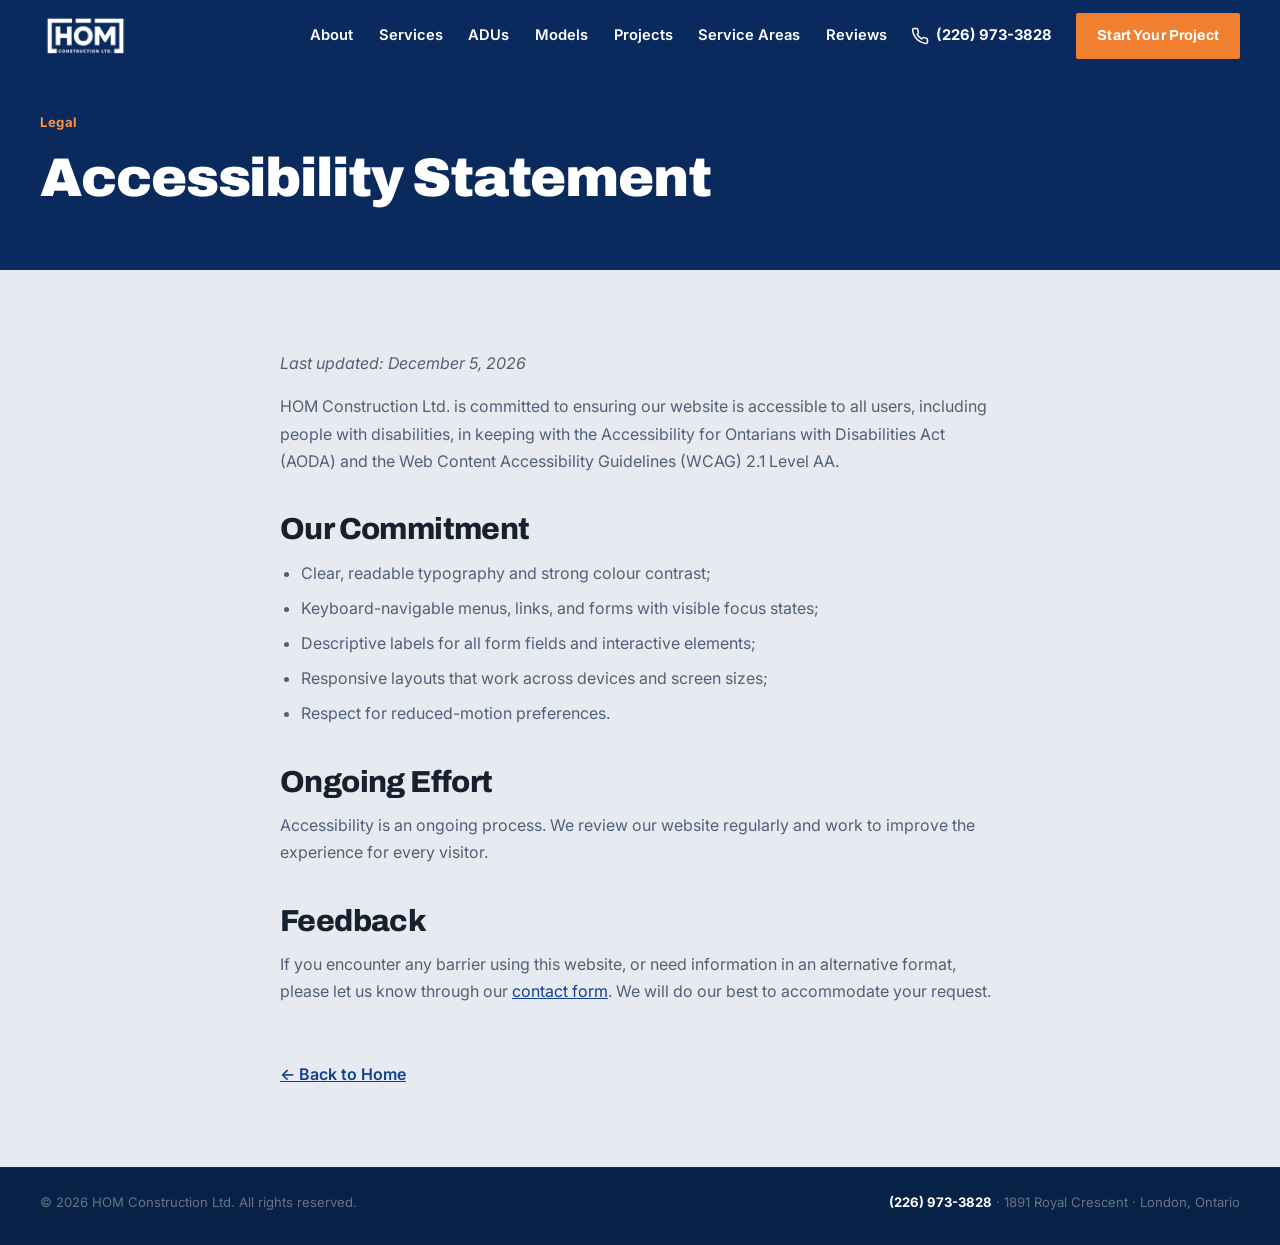
<file: legal/accessibility.html>
<!DOCTYPE html>
<html lang="en">
<head>
<meta charset="UTF-8">
<meta name="viewport" content="width=device-width, initial-scale=1, viewport-fit=cover">
<title>Accessibility | HOM Construction Ltd.</title>
<meta name="description" content="Accessibility statement for HOM Construction Ltd.">
<meta name="robots" content="noindex,follow">
<link rel="preconnect" href="https://fonts.googleapis.com">
<link rel="preconnect" href="https://fonts.gstatic.com" crossorigin>
<link href="https://fonts.googleapis.com/css2?family=Archivo:wght@400;600;700;800;900&family=Inter:wght@400;500;600;700&display=swap" rel="stylesheet">
<link rel="icon" type="image/png" href="../assets/hom-logo.png">
<link rel="stylesheet" href="../css/style.css">
</head>
<body>
<header id="site-header" class="header-overlay">
  <div class="wrap header-inner">
    <a href="../index.html" class="brand" aria-label="HOM Construction home">
      <picture>
        <source srcset="../assets/hom-logo.avif" type="image/avif">
        <img src="../assets/hom-logo.png" alt="HOM Construction Ltd." class="brand-logo" width="376" height="166">
      </picture>
    </a>
    <nav class="nav" aria-label="Primary">
      <a href="../index.html#about">About</a>
      <a href="../index.html#services">Services</a>
      <a href="../index.html#adu">ADUs</a>
      <a href="../index.html#models">Models</a>
      <a href="../index.html#gallery">Projects</a>
      <a href="../index.html#areas">Service Areas</a>
      <a href="../index.html#reviews">Reviews</a>
    </nav>
    <a href="tel:+12269733828" class="nav-phone" aria-label="Call HOM Construction at (226) 973-3828"><svg viewBox="0 0 24 24" width="18" height="18" fill="none" stroke="currentColor" stroke-width="2" stroke-linecap="round" stroke-linejoin="round" aria-hidden="true"><path d="M22 16.92v3a2 2 0 0 1-2.18 2 19.8 19.8 0 0 1-8.63-3.07 19.5 19.5 0 0 1-6-6A19.8 19.8 0 0 1 2.12 4.18 2 2 0 0 1 4.11 2h3a2 2 0 0 1 2 1.72c.13.96.36 1.9.7 2.81a2 2 0 0 1-.45 2.11L8.09 9.91a16 16 0 0 0 6 6l1.27-1.27a2 2 0 0 1 2.11-.45c.91.34 1.85.57 2.81.7A2 2 0 0 1 22 16.92z"/></svg><span class="nav-phone-num">(226) 973-3828</span></a>
    <a href="../index.html#contact" class="btn btn-sm nav-cta">Start Your Project</a>
    <button class="menu-toggle" aria-label="Open menu" aria-expanded="false"><span></span><span></span><span></span></button>
  </div>
  <div class="mobile-nav" aria-hidden="true">
    <a href="../index.html#about">About</a>
    <a href="../index.html#services">Services</a>
    <a href="../index.html#adu">ADUs</a>
    <a href="../index.html#models">Models</a>
    <a href="../index.html#gallery">Projects</a>
    <a href="../index.html#areas">Service Areas</a>
    <a href="../index.html#reviews">Reviews</a>
    <a href="tel:+12269733828" class="mobile-phone"><svg viewBox="0 0 24 24" width="18" height="18" fill="none" stroke="currentColor" stroke-width="2" stroke-linecap="round" stroke-linejoin="round" aria-hidden="true"><path d="M22 16.92v3a2 2 0 0 1-2.18 2 19.8 19.8 0 0 1-8.63-3.07 19.5 19.5 0 0 1-6-6A19.8 19.8 0 0 1 2.12 4.18 2 2 0 0 1 4.11 2h3a2 2 0 0 1 2 1.72c.13.96.36 1.9.7 2.81a2 2 0 0 1-.45 2.11L8.09 9.91a16 16 0 0 0 6 6l1.27-1.27a2 2 0 0 1 2.11-.45c.91.34 1.85.57 2.81.7A2 2 0 0 1 22 16.92z"/></svg> Call (226) 973-3828</a>
    <a href="../index.html#contact" class="btn mobile-cta">Start Your Project</a>
  </div>
</header>

<section class="page-hero">
  <div class="wrap">
    <p class="eyebrow">Legal</p>
    <h1>Accessibility Statement</h1>
  </div>
</section>

<main class="wrap doc-body">
  <p><em>Last updated: <span id="updated"></span></em></p>
  <p>HOM Construction Ltd. is committed to ensuring our website is accessible to all users, including people with disabilities, in keeping with the Accessibility for Ontarians with Disabilities Act (AODA) and the Web Content Accessibility Guidelines (WCAG) 2.1 Level AA.</p>

  <h2>Our Commitment</h2>
  <ul>
    <li>Clear, readable typography and strong colour contrast;</li>
    <li>Keyboard-navigable menus, links, and forms with visible focus states;</li>
    <li>Descriptive labels for all form fields and interactive elements;</li>
    <li>Responsive layouts that work across devices and screen sizes;</li>
    <li>Respect for reduced-motion preferences.</li>
  </ul>

  <h2>Ongoing Effort</h2>
  <p>Accessibility is an ongoing process. We review our website regularly and work to improve the experience for every visitor.</p>

  <h2>Feedback</h2>
  <p>If you encounter any barrier using this website, or need information in an alternative format, please let us know through our <a href="../index.html#contact">contact form</a>. We will do our best to accommodate your request.</p>

  <a href="../index.html" class="back-home">← Back to Home</a>
</main>

<footer id="site-footer">
  <div class="wrap footer-bottom">
    <span>© <span id="year"></span> HOM Construction Ltd. All rights reserved.</span>
    <span><a href="tel:+12269733828" class="footer-phone-inline">(226) 973-3828</a> · 1891 Royal Crescent · London, Ontario</span>
  </div>
</footer>
<script>document.getElementById('year').textContent=new Date().getFullYear();document.getElementById('updated').textContent=new Date().toLocaleDateString('en-CA',{year:'numeric',month:'long',day:'numeric'});</script>
<script src="../js/main.js"></script>
</body>
</html>
</file>
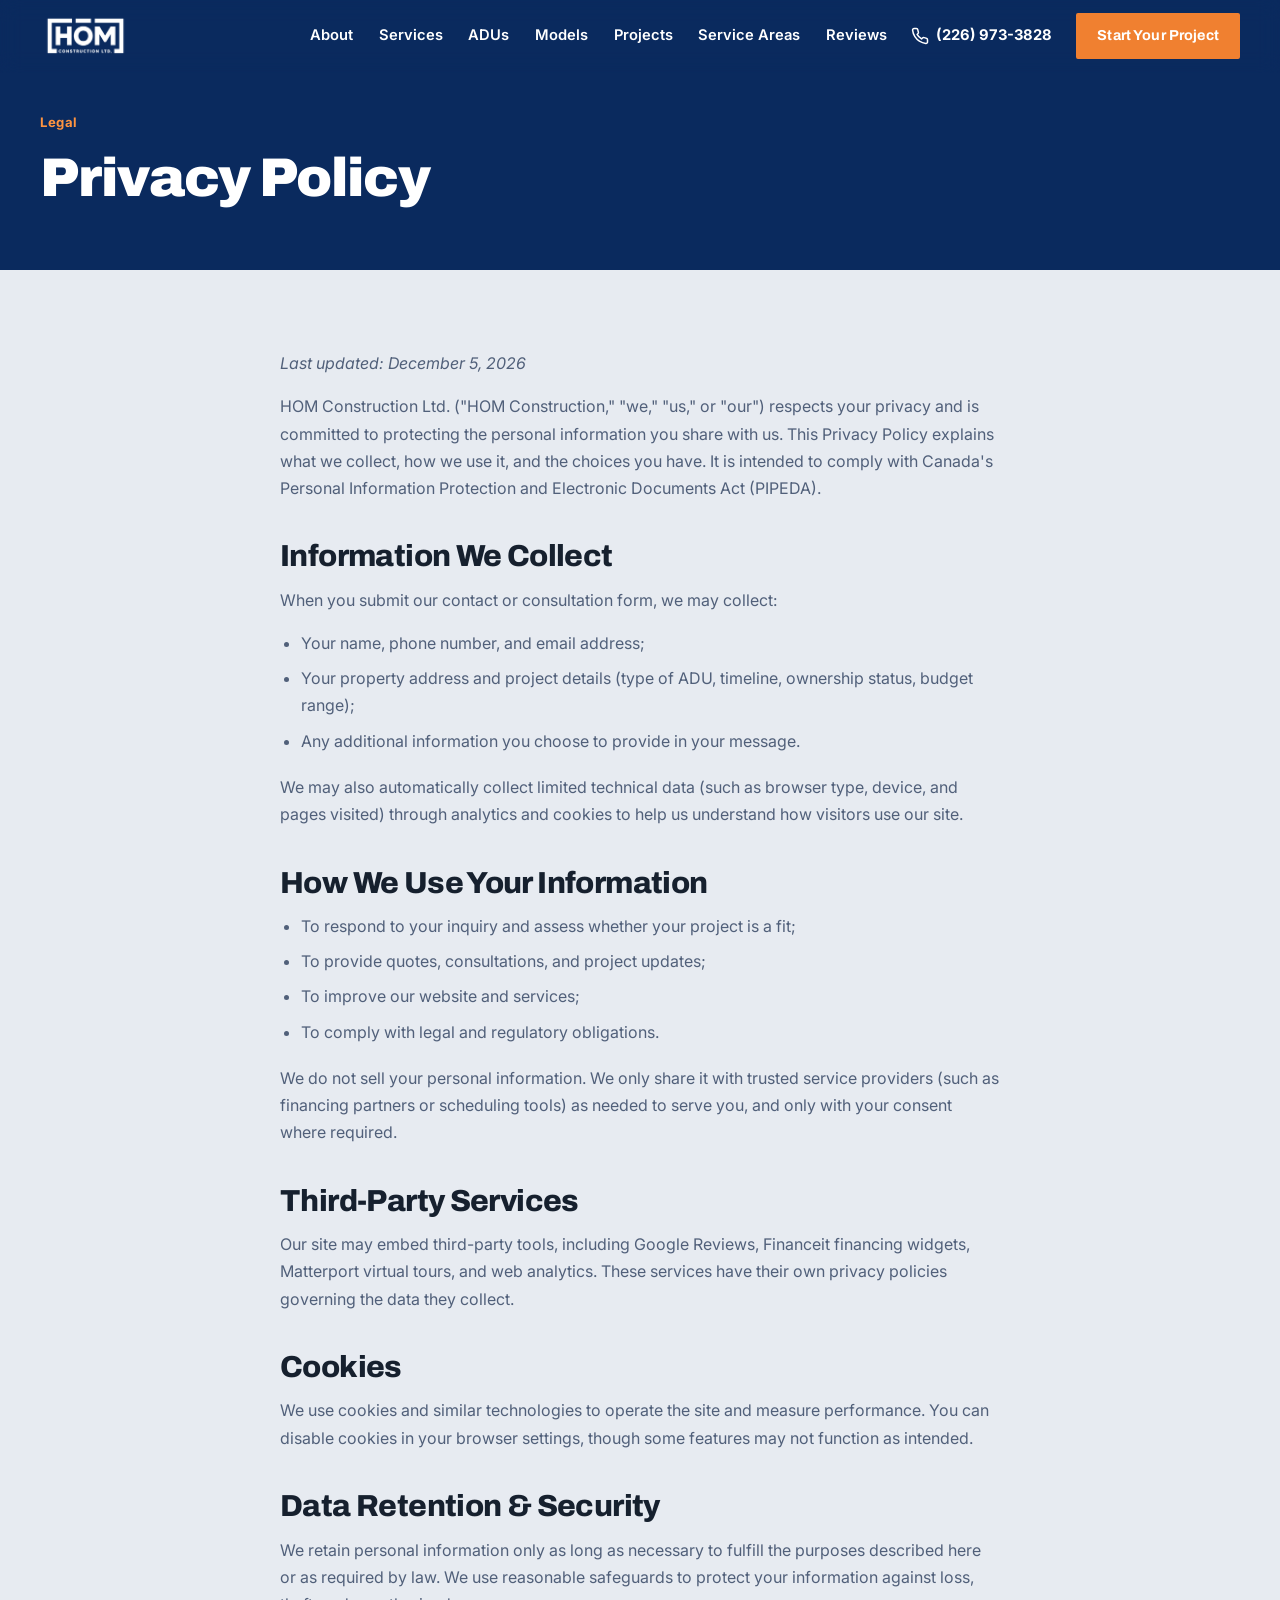
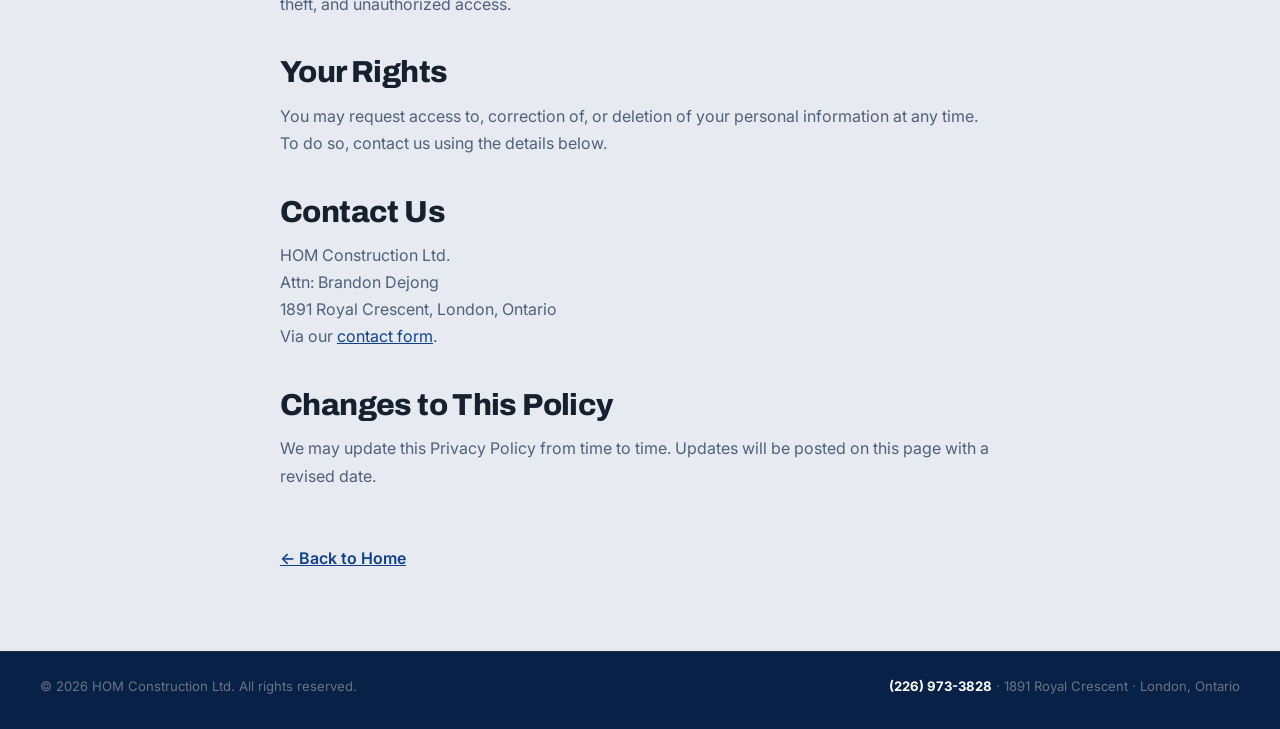
<file: legal/privacy-policy.html>
<!DOCTYPE html>
<html lang="en">
<head>
<meta charset="UTF-8">
<meta name="viewport" content="width=device-width, initial-scale=1, viewport-fit=cover">
<title>Privacy Policy | HOM Construction Ltd.</title>
<meta name="description" content="Privacy Policy for HOM Construction Ltd.">
<meta name="robots" content="noindex,follow">
<link rel="preconnect" href="https://fonts.googleapis.com">
<link rel="preconnect" href="https://fonts.gstatic.com" crossorigin>
<link href="https://fonts.googleapis.com/css2?family=Archivo:wght@400;600;700;800;900&family=Inter:wght@400;500;600;700&display=swap" rel="stylesheet">
<link rel="icon" type="image/png" href="../assets/hom-logo.png">
<link rel="stylesheet" href="../css/style.css">
</head>
<body>
<header id="site-header" class="header-overlay">
  <div class="wrap header-inner">
    <a href="../index.html" class="brand" aria-label="HOM Construction home">
      <picture>
        <source srcset="../assets/hom-logo.avif" type="image/avif">
        <img src="../assets/hom-logo.png" alt="HOM Construction Ltd." class="brand-logo" width="376" height="166">
      </picture>
    </a>
    <nav class="nav" aria-label="Primary">
      <a href="../index.html#about">About</a>
      <a href="../index.html#services">Services</a>
      <a href="../index.html#adu">ADUs</a>
      <a href="../index.html#models">Models</a>
      <a href="../index.html#gallery">Projects</a>
      <a href="../index.html#areas">Service Areas</a>
      <a href="../index.html#reviews">Reviews</a>
    </nav>
    <a href="tel:+12269733828" class="nav-phone" aria-label="Call HOM Construction at (226) 973-3828"><svg viewBox="0 0 24 24" width="18" height="18" fill="none" stroke="currentColor" stroke-width="2" stroke-linecap="round" stroke-linejoin="round" aria-hidden="true"><path d="M22 16.92v3a2 2 0 0 1-2.18 2 19.8 19.8 0 0 1-8.63-3.07 19.5 19.5 0 0 1-6-6A19.8 19.8 0 0 1 2.12 4.18 2 2 0 0 1 4.11 2h3a2 2 0 0 1 2 1.72c.13.96.36 1.9.7 2.81a2 2 0 0 1-.45 2.11L8.09 9.91a16 16 0 0 0 6 6l1.27-1.27a2 2 0 0 1 2.11-.45c.91.34 1.85.57 2.81.7A2 2 0 0 1 22 16.92z"/></svg><span class="nav-phone-num">(226) 973-3828</span></a>
    <a href="../index.html#contact" class="btn btn-sm nav-cta">Start Your Project</a>
    <button class="menu-toggle" aria-label="Open menu" aria-expanded="false"><span></span><span></span><span></span></button>
  </div>
  <div class="mobile-nav" aria-hidden="true">
    <a href="../index.html#about">About</a>
    <a href="../index.html#services">Services</a>
    <a href="../index.html#adu">ADUs</a>
    <a href="../index.html#models">Models</a>
    <a href="../index.html#gallery">Projects</a>
    <a href="../index.html#areas">Service Areas</a>
    <a href="../index.html#reviews">Reviews</a>
    <a href="tel:+12269733828" class="mobile-phone"><svg viewBox="0 0 24 24" width="18" height="18" fill="none" stroke="currentColor" stroke-width="2" stroke-linecap="round" stroke-linejoin="round" aria-hidden="true"><path d="M22 16.92v3a2 2 0 0 1-2.18 2 19.8 19.8 0 0 1-8.63-3.07 19.5 19.5 0 0 1-6-6A19.8 19.8 0 0 1 2.12 4.18 2 2 0 0 1 4.11 2h3a2 2 0 0 1 2 1.72c.13.96.36 1.9.7 2.81a2 2 0 0 1-.45 2.11L8.09 9.91a16 16 0 0 0 6 6l1.27-1.27a2 2 0 0 1 2.11-.45c.91.34 1.85.57 2.81.7A2 2 0 0 1 22 16.92z"/></svg> Call (226) 973-3828</a>
    <a href="../index.html#contact" class="btn mobile-cta">Start Your Project</a>
  </div>
</header>

<section class="page-hero">
  <div class="wrap">
    <p class="eyebrow">Legal</p>
    <h1>Privacy Policy</h1>
  </div>
</section>

<main class="wrap doc-body">
  <p><em>Last updated: <span id="updated"></span></em></p>
  <p>HOM Construction Ltd. ("HOM Construction," "we," "us," or "our") respects your privacy and is committed to protecting the personal information you share with us. This Privacy Policy explains what we collect, how we use it, and the choices you have. It is intended to comply with Canada's Personal Information Protection and Electronic Documents Act (PIPEDA).</p>

  <h2>Information We Collect</h2>
  <p>When you submit our contact or consultation form, we may collect:</p>
  <ul>
    <li>Your name, phone number, and email address;</li>
    <li>Your property address and project details (type of ADU, timeline, ownership status, budget range);</li>
    <li>Any additional information you choose to provide in your message.</li>
  </ul>
  <p>We may also automatically collect limited technical data (such as browser type, device, and pages visited) through analytics and cookies to help us understand how visitors use our site.</p>

  <h2>How We Use Your Information</h2>
  <ul>
    <li>To respond to your inquiry and assess whether your project is a fit;</li>
    <li>To provide quotes, consultations, and project updates;</li>
    <li>To improve our website and services;</li>
    <li>To comply with legal and regulatory obligations.</li>
  </ul>
  <p>We do not sell your personal information. We only share it with trusted service providers (such as financing partners or scheduling tools) as needed to serve you, and only with your consent where required.</p>

  <h2>Third-Party Services</h2>
  <p>Our site may embed third-party tools, including Google Reviews, Financeit financing widgets, Matterport virtual tours, and web analytics. These services have their own privacy policies governing the data they collect.</p>

  <h2>Cookies</h2>
  <p>We use cookies and similar technologies to operate the site and measure performance. You can disable cookies in your browser settings, though some features may not function as intended.</p>

  <h2>Data Retention &amp; Security</h2>
  <p>We retain personal information only as long as necessary to fulfill the purposes described here or as required by law. We use reasonable safeguards to protect your information against loss, theft, and unauthorized access.</p>

  <h2>Your Rights</h2>
  <p>You may request access to, correction of, or deletion of your personal information at any time. To do so, contact us using the details below.</p>

  <h2>Contact Us</h2>
  <p>HOM Construction Ltd.<br>Attn: Brandon Dejong<br>1891 Royal Crescent, London, Ontario<br>Via our <a href="../index.html#contact">contact form</a>.</p>

  <h2>Changes to This Policy</h2>
  <p>We may update this Privacy Policy from time to time. Updates will be posted on this page with a revised date.</p>

  <a href="../index.html" class="back-home">← Back to Home</a>
</main>

<footer id="site-footer">
  <div class="wrap footer-bottom">
    <span>© <span id="year"></span> HOM Construction Ltd. All rights reserved.</span>
    <span><a href="tel:+12269733828" class="footer-phone-inline">(226) 973-3828</a> · 1891 Royal Crescent · London, Ontario</span>
  </div>
</footer>
<script>document.getElementById('year').textContent=new Date().getFullYear();document.getElementById('updated').textContent=new Date().toLocaleDateString('en-CA',{year:'numeric',month:'long',day:'numeric'});</script>
<script src="../js/main.js"></script>
</body>
</html>
</file>
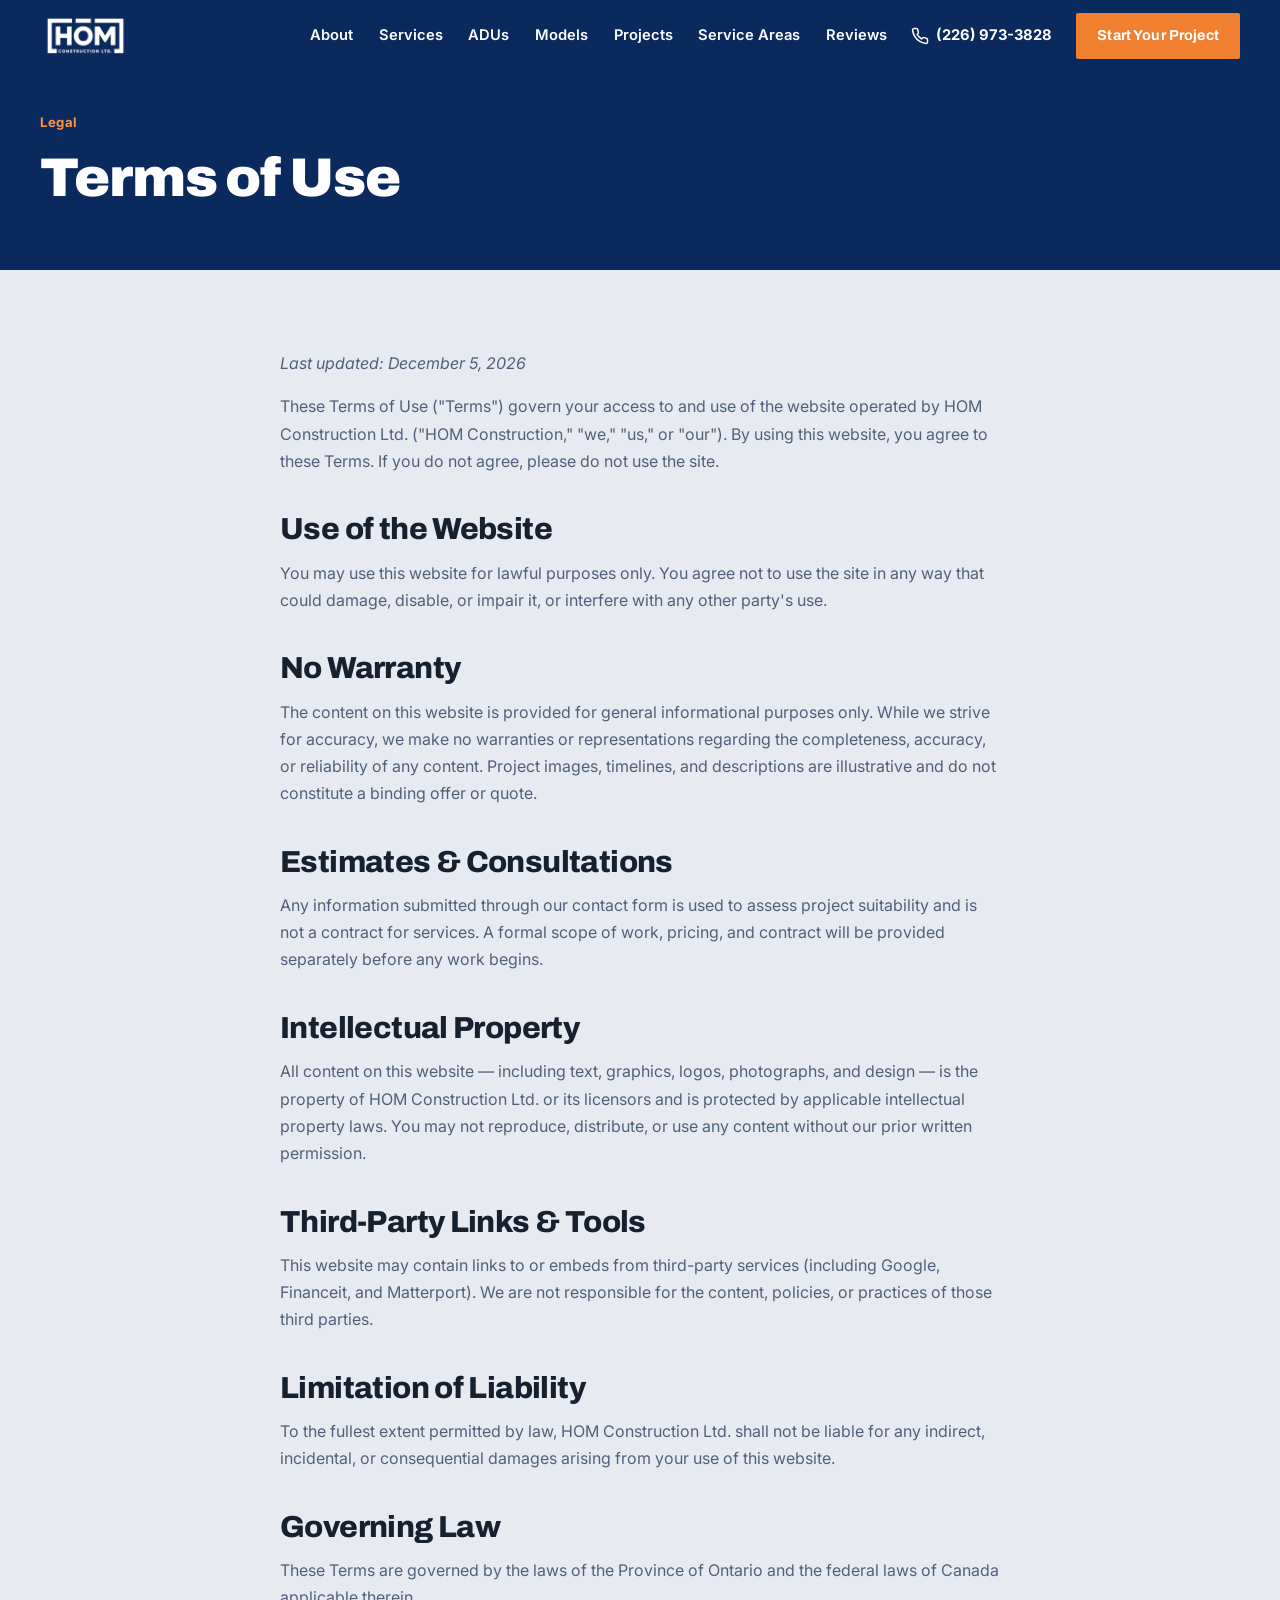
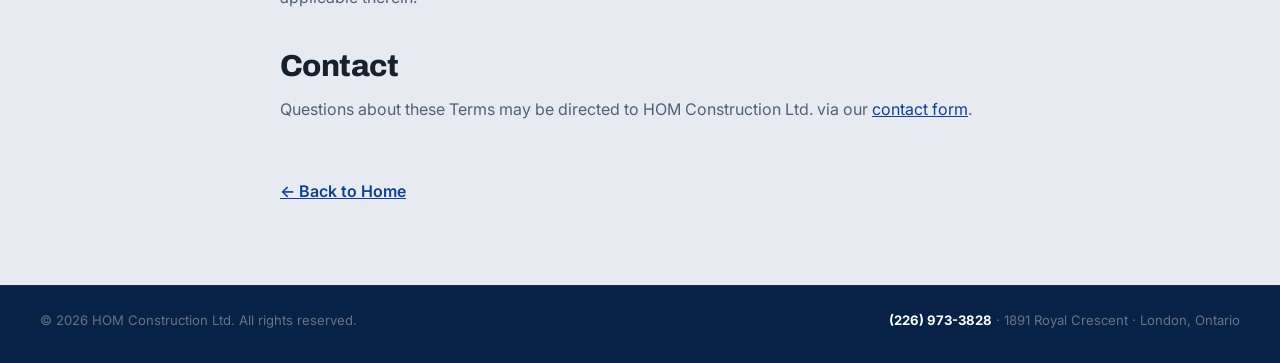
<file: legal/terms-of-use.html>
<!DOCTYPE html>
<html lang="en">
<head>
<meta charset="UTF-8">
<meta name="viewport" content="width=device-width, initial-scale=1, viewport-fit=cover">
<title>Terms of Use | HOM Construction Ltd.</title>
<meta name="description" content="Terms of Use for the HOM Construction Ltd. website.">
<meta name="robots" content="noindex,follow">
<link rel="preconnect" href="https://fonts.googleapis.com">
<link rel="preconnect" href="https://fonts.gstatic.com" crossorigin>
<link href="https://fonts.googleapis.com/css2?family=Archivo:wght@400;600;700;800;900&family=Inter:wght@400;500;600;700&display=swap" rel="stylesheet">
<link rel="icon" type="image/png" href="../assets/hom-logo.png">
<link rel="stylesheet" href="../css/style.css">
</head>
<body>
<header id="site-header" class="header-overlay">
  <div class="wrap header-inner">
    <a href="../index.html" class="brand" aria-label="HOM Construction home">
      <picture>
        <source srcset="../assets/hom-logo.avif" type="image/avif">
        <img src="../assets/hom-logo.png" alt="HOM Construction Ltd." class="brand-logo" width="376" height="166">
      </picture>
    </a>
    <nav class="nav" aria-label="Primary">
      <a href="../index.html#about">About</a>
      <a href="../index.html#services">Services</a>
      <a href="../index.html#adu">ADUs</a>
      <a href="../index.html#models">Models</a>
      <a href="../index.html#gallery">Projects</a>
      <a href="../index.html#areas">Service Areas</a>
      <a href="../index.html#reviews">Reviews</a>
    </nav>
    <a href="tel:+12269733828" class="nav-phone" aria-label="Call HOM Construction at (226) 973-3828"><svg viewBox="0 0 24 24" width="18" height="18" fill="none" stroke="currentColor" stroke-width="2" stroke-linecap="round" stroke-linejoin="round" aria-hidden="true"><path d="M22 16.92v3a2 2 0 0 1-2.18 2 19.8 19.8 0 0 1-8.63-3.07 19.5 19.5 0 0 1-6-6A19.8 19.8 0 0 1 2.12 4.18 2 2 0 0 1 4.11 2h3a2 2 0 0 1 2 1.72c.13.96.36 1.9.7 2.81a2 2 0 0 1-.45 2.11L8.09 9.91a16 16 0 0 0 6 6l1.27-1.27a2 2 0 0 1 2.11-.45c.91.34 1.85.57 2.81.7A2 2 0 0 1 22 16.92z"/></svg><span class="nav-phone-num">(226) 973-3828</span></a>
    <a href="../index.html#contact" class="btn btn-sm nav-cta">Start Your Project</a>
    <button class="menu-toggle" aria-label="Open menu" aria-expanded="false"><span></span><span></span><span></span></button>
  </div>
  <div class="mobile-nav" aria-hidden="true">
    <a href="../index.html#about">About</a>
    <a href="../index.html#services">Services</a>
    <a href="../index.html#adu">ADUs</a>
    <a href="../index.html#models">Models</a>
    <a href="../index.html#gallery">Projects</a>
    <a href="../index.html#areas">Service Areas</a>
    <a href="../index.html#reviews">Reviews</a>
    <a href="tel:+12269733828" class="mobile-phone"><svg viewBox="0 0 24 24" width="18" height="18" fill="none" stroke="currentColor" stroke-width="2" stroke-linecap="round" stroke-linejoin="round" aria-hidden="true"><path d="M22 16.92v3a2 2 0 0 1-2.18 2 19.8 19.8 0 0 1-8.63-3.07 19.5 19.5 0 0 1-6-6A19.8 19.8 0 0 1 2.12 4.18 2 2 0 0 1 4.11 2h3a2 2 0 0 1 2 1.72c.13.96.36 1.9.7 2.81a2 2 0 0 1-.45 2.11L8.09 9.91a16 16 0 0 0 6 6l1.27-1.27a2 2 0 0 1 2.11-.45c.91.34 1.85.57 2.81.7A2 2 0 0 1 22 16.92z"/></svg> Call (226) 973-3828</a>
    <a href="../index.html#contact" class="btn mobile-cta">Start Your Project</a>
  </div>
</header>

<section class="page-hero">
  <div class="wrap">
    <p class="eyebrow">Legal</p>
    <h1>Terms of Use</h1>
  </div>
</section>

<main class="wrap doc-body">
  <p><em>Last updated: <span id="updated"></span></em></p>
  <p>These Terms of Use ("Terms") govern your access to and use of the website operated by HOM Construction Ltd. ("HOM Construction," "we," "us," or "our"). By using this website, you agree to these Terms. If you do not agree, please do not use the site.</p>

  <h2>Use of the Website</h2>
  <p>You may use this website for lawful purposes only. You agree not to use the site in any way that could damage, disable, or impair it, or interfere with any other party's use.</p>

  <h2>No Warranty</h2>
  <p>The content on this website is provided for general informational purposes only. While we strive for accuracy, we make no warranties or representations regarding the completeness, accuracy, or reliability of any content. Project images, timelines, and descriptions are illustrative and do not constitute a binding offer or quote.</p>

  <h2>Estimates &amp; Consultations</h2>
  <p>Any information submitted through our contact form is used to assess project suitability and is not a contract for services. A formal scope of work, pricing, and contract will be provided separately before any work begins.</p>

  <h2>Intellectual Property</h2>
  <p>All content on this website — including text, graphics, logos, photographs, and design — is the property of HOM Construction Ltd. or its licensors and is protected by applicable intellectual property laws. You may not reproduce, distribute, or use any content without our prior written permission.</p>

  <h2>Third-Party Links &amp; Tools</h2>
  <p>This website may contain links to or embeds from third-party services (including Google, Financeit, and Matterport). We are not responsible for the content, policies, or practices of those third parties.</p>

  <h2>Limitation of Liability</h2>
  <p>To the fullest extent permitted by law, HOM Construction Ltd. shall not be liable for any indirect, incidental, or consequential damages arising from your use of this website.</p>

  <h2>Governing Law</h2>
  <p>These Terms are governed by the laws of the Province of Ontario and the federal laws of Canada applicable therein.</p>

  <h2>Contact</h2>
  <p>Questions about these Terms may be directed to HOM Construction Ltd. via our <a href="../index.html#contact">contact form</a>.</p>

  <a href="../index.html" class="back-home">← Back to Home</a>
</main>

<footer id="site-footer">
  <div class="wrap footer-bottom">
    <span>© <span id="year"></span> HOM Construction Ltd. All rights reserved.</span>
    <span><a href="tel:+12269733828" class="footer-phone-inline">(226) 973-3828</a> · 1891 Royal Crescent · London, Ontario</span>
  </div>
</footer>
<script>document.getElementById('year').textContent=new Date().getFullYear();document.getElementById('updated').textContent=new Date().toLocaleDateString('en-CA',{year:'numeric',month:'long',day:'numeric'});</script>
<script src="../js/main.js"></script>
</body>
</html>
</file>
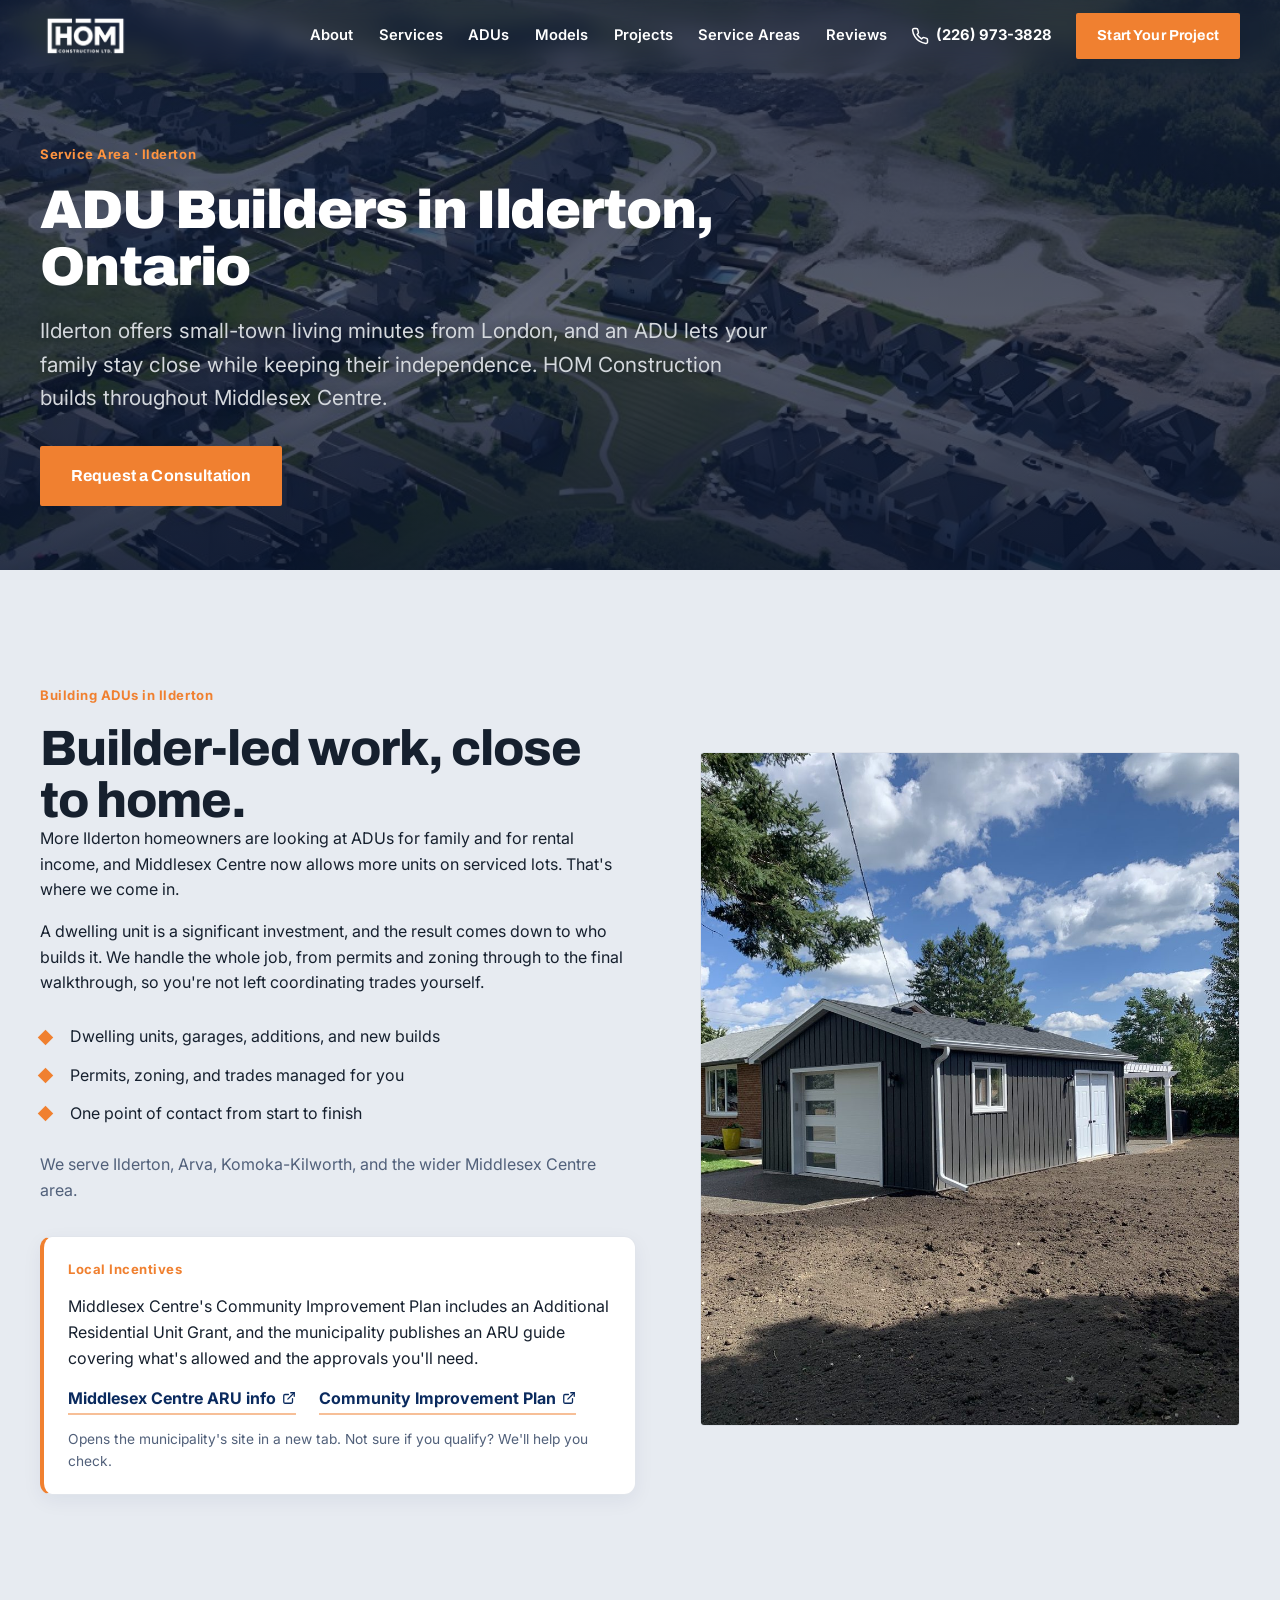
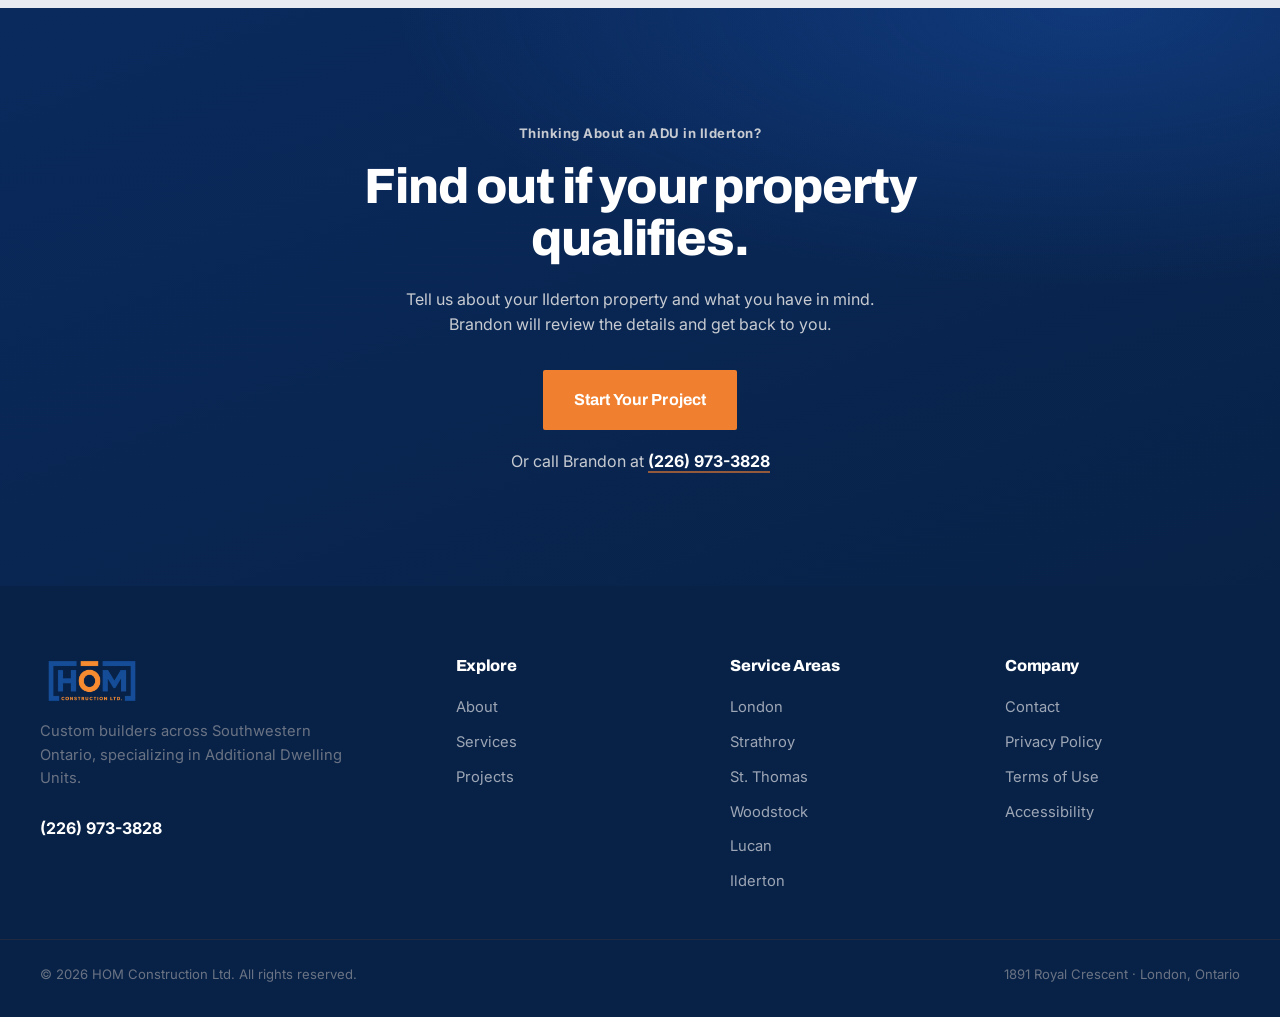
<file: service-areas/ilderton.html>
<!DOCTYPE html>
<html lang="en">
<head>
<meta charset="UTF-8">
<meta name="viewport" content="width=device-width, initial-scale=1, viewport-fit=cover">
<title>ADU Builder in Ilderton, Ontario | HOM Construction Ltd.</title>
<meta name="description" content="HOM Construction Ltd. builds Additional Dwelling Units in Ilderton, Ontario, along with garages, additions, and new homes. ADU builder Ilderton Ontario.">
<meta name="keywords" content="ADU builder Ilderton Ontario, Additional Dwelling Unit Ilderton, garden suite Ilderton, builder Ilderton Ontario">
<meta property="og:title" content="ADU Builder in Ilderton, Ontario | HOM Construction Ltd.">
<meta property="og:description" content="HOM Construction Ltd. builds Additional Dwelling Units in Ilderton, Ontario, along with garages, additions, and new homes. ADU builder Ilderton Ontario.">
<meta property="og:type" content="website">
<meta property="og:url" content="https://homconstructionltd.ca/service-areas/ilderton.html">
<meta property="og:image" content="https://homconstructionltd.ca/og-image.jpg">
<meta name="twitter:card" content="summary_large_image">
<link rel="canonical" href="https://homconstructionltd.ca/service-areas/ilderton.html">
<link rel="icon" type="image/png" href="../assets/hom-logo.png">
<link rel="preconnect" href="https://fonts.googleapis.com">
<link rel="preconnect" href="https://fonts.gstatic.com" crossorigin>
<link href="https://fonts.googleapis.com/css2?family=Archivo:wght@400;600;700;800;900&family=Inter:wght@400;500;600;700&display=swap" rel="stylesheet">
<link rel="stylesheet" href="../css/style.css">
<script type="application/ld+json">
{"@context":"https://schema.org","@type":"GeneralContractor","name":"HOM Construction Ltd.","telephone":"+1-226-973-3828","areaServed":"Ilderton, Ontario","description":"Additional Dwelling Unit builder serving Ilderton, Ontario.","url":"https://homconstructionltd.ca/service-areas/ilderton.html"}
</script>
</head>
<body>
<header id="site-header" class="header-overlay">
  <div class="wrap header-inner">
    <a href="../index.html" class="brand" aria-label="HOM Construction home">
      <picture>
        <source srcset="../assets/hom-logo.avif" type="image/avif">
        <img src="../assets/hom-logo.png" alt="HOM Construction Ltd." class="brand-logo" width="376" height="166">
      </picture>
    </a>
    <nav class="nav" aria-label="Primary">
      <a href="../index.html#about">About</a>
      <a href="../index.html#services">Services</a>
      <a href="../index.html#adu">ADUs</a>
      <a href="../index.html#models">Models</a>
      <a href="../index.html#gallery">Projects</a>
      <a href="../index.html#areas">Service Areas</a>
      <a href="../index.html#reviews">Reviews</a>
    </nav>
    <a href="tel:+12269733828" class="nav-phone" aria-label="Call HOM Construction at (226) 973-3828"><svg viewBox="0 0 24 24" width="18" height="18" fill="none" stroke="currentColor" stroke-width="2" stroke-linecap="round" stroke-linejoin="round" aria-hidden="true"><path d="M22 16.92v3a2 2 0 0 1-2.18 2 19.8 19.8 0 0 1-8.63-3.07 19.5 19.5 0 0 1-6-6A19.8 19.8 0 0 1 2.12 4.18 2 2 0 0 1 4.11 2h3a2 2 0 0 1 2 1.72c.13.96.36 1.9.7 2.81a2 2 0 0 1-.45 2.11L8.09 9.91a16 16 0 0 0 6 6l1.27-1.27a2 2 0 0 1 2.11-.45c.91.34 1.85.57 2.81.7A2 2 0 0 1 22 16.92z"/></svg><span class="nav-phone-num">(226) 973-3828</span></a>
    <a href="../index.html#contact" class="btn btn-sm nav-cta">Start Your Project</a>
    <button class="menu-toggle" aria-label="Open menu" aria-expanded="false"><span></span><span></span><span></span></button>
  </div>
  <div class="mobile-nav" aria-hidden="true">
    <a href="../index.html#about">About</a>
    <a href="../index.html#services">Services</a>
    <a href="../index.html#adu">ADUs</a>
    <a href="../index.html#models">Models</a>
    <a href="../index.html#gallery">Projects</a>
    <a href="../index.html#areas">Service Areas</a>
    <a href="../index.html#reviews">Reviews</a>
    <a href="tel:+12269733828" class="mobile-phone"><svg viewBox="0 0 24 24" width="18" height="18" fill="none" stroke="currentColor" stroke-width="2" stroke-linecap="round" stroke-linejoin="round" aria-hidden="true"><path d="M22 16.92v3a2 2 0 0 1-2.18 2 19.8 19.8 0 0 1-8.63-3.07 19.5 19.5 0 0 1-6-6A19.8 19.8 0 0 1 2.12 4.18 2 2 0 0 1 4.11 2h3a2 2 0 0 1 2 1.72c.13.96.36 1.9.7 2.81a2 2 0 0 1-.45 2.11L8.09 9.91a16 16 0 0 0 6 6l1.27-1.27a2 2 0 0 1 2.11-.45c.91.34 1.85.57 2.81.7A2 2 0 0 1 22 16.92z"/></svg> Call (226) 973-3828</a>
    <a href="../index.html#contact" class="btn mobile-cta">Start Your Project</a>
  </div>
</header>

<section class="page-hero page-hero-aerial">
  <img class="page-hero-bg" src="../assets/areas/ilderton.jpg" alt="" aria-hidden="true">
  <span class="page-hero-overlay" aria-hidden="true"></span>
  <div class="wrap">
    <p class="eyebrow">Service Area · Ilderton</p>
    <h1>ADU Builders in Ilderton, Ontario</h1>
    <p class="hero-lede" style="color:#D4D8DD;margin-top:1.2rem;max-width:56ch;">Ilderton offers small-town living minutes from London, and an ADU lets your family stay close while keeping their independence. HOM Construction builds throughout Middlesex Centre.</p>
    <div style="margin-top:2rem;"><a href="../index.html#contact" class="btn">Request a Consultation</a></div>
  </div>
</section>

<section class="section">
  <div class="wrap two-col">
    <div class="col-text" data-reveal>
      <p class="section-tag">Building ADUs in Ilderton</p>
      <h2>Builder-led work, close to home.</h2>
      <p>More Ilderton homeowners are looking at ADUs for family and for rental income, and Middlesex Centre now allows more units on serviced lots. That's where we come in.</p>
      <p>A dwelling unit is a significant investment, and the result comes down to who builds it. We handle the whole job, from permits and zoning through to the final walkthrough, so you're not left coordinating trades yourself.</p>
      <ul class="check-list">
        <li>Dwelling units, garages, additions, and new builds</li>
        <li>Permits, zoning, and trades managed for you</li>
        <li>One point of contact from start to finish</li>
      </ul>
      <p style="margin-top:1.6rem;color:var(--muted);">We serve Ilderton, Arva, Komoka-Kilworth, and the wider Middlesex Centre area.</p>
      <aside class="incentive-box" aria-label="Middlesex Centre ADU incentives">
        <p class="incentive-tag">Local Incentives</p>
        <p>Middlesex Centre's Community Improvement Plan includes an Additional Residential Unit Grant, and the municipality publishes an ARU guide covering what's allowed and the approvals you'll need.</p>
        <div class="incentive-links"><a href="https://www.middlesexcentre.ca/node/2775" target="_blank" rel="noopener" class="incentive-link">Middlesex Centre ARU info <svg viewBox="0 0 24 24" width="14" height="14" fill="none" stroke="currentColor" stroke-width="2.2" stroke-linecap="round" stroke-linejoin="round" aria-hidden="true"><path d="M18 13v6a2 2 0 0 1-2 2H5a2 2 0 0 1-2-2V8a2 2 0 0 1 2-2h6"/><path d="M15 3h6v6"/><path d="M10 14L21 3"/></svg><span class="sr-only"> (opens in a new tab)</span></a><a href="https://www.middlesexcentre.ca/documents/middlesex-centre-community-improvement-plan" target="_blank" rel="noopener" class="incentive-link">Community Improvement Plan <svg viewBox="0 0 24 24" width="14" height="14" fill="none" stroke="currentColor" stroke-width="2.2" stroke-linecap="round" stroke-linejoin="round" aria-hidden="true"><path d="M18 13v6a2 2 0 0 1-2 2H5a2 2 0 0 1-2-2V8a2 2 0 0 1 2-2h6"/><path d="M15 3h6v6"/><path d="M10 14L21 3"/></svg><span class="sr-only"> (opens in a new tab)</span></a></div>
        <p class="incentive-note">Opens the municipality's site in a new tab. Not sure if you qualify? We'll help you check.</p>
      </aside>
    </div>
    <div class="col-media" data-reveal>
      <img src="../assets/projects/garage-detached.jpg" alt="Detached garage built by HOM Construction" class="media-photo media-tall" loading="lazy">
    </div>
  </div>
</section>

<section class="section section-dark">
  <div class="wrap" style="text-align:center;" data-reveal>
    <p class="section-tag">Thinking About an ADU in Ilderton?</p>
    <h2 style="max-width:20ch;margin:0 auto 1.4rem;">Find out if your property qualifies.</h2>
    <p style="max-width:50ch;margin:0 auto 2rem;color:#C7CBD1;">Tell us about your Ilderton property and what you have in mind. Brandon will review the details and get back to you.</p>
    <a href="../index.html#contact" class="btn">Start Your Project</a>
    <p class="cta-call">Or call Brandon at <a href="tel:+12269733828">(226) 973-3828</a></p>
  </div>
</section>

<footer id="site-footer">
  <div class="wrap footer-inner">
    <div class="footer-brand">
      <picture><source srcset="../assets/hom-logo.avif" type="image/avif"><img src="../assets/hom-logo.png" alt="HOM Construction Ltd." class="footer-logo" width="376" height="166"></picture>
      <p>Custom builders across Southwestern Ontario, specializing in Additional Dwelling Units.</p>
      <a class="footer-phone" href="tel:+12269733828">(226) 973-3828</a>
    </div>
    <div class="footer-col"><h4>Explore</h4>
      <a href="../index.html#about">About</a><a href="../index.html#services">Services</a><a href="../index.html#gallery">Projects</a>
    </div>
    <div class="footer-col"><h4>Service Areas</h4>
      <a href="london.html">London</a><a href="strathroy.html">Strathroy</a><a href="st-thomas.html">St. Thomas</a><a href="woodstock.html">Woodstock</a><a href="lucan.html">Lucan</a><a href="ilderton.html">Ilderton</a>
    </div>
    <div class="footer-col"><h4>Company</h4>
      <a href="../index.html#contact">Contact</a><a href="../legal/privacy-policy.html">Privacy Policy</a><a href="../legal/terms-of-use.html">Terms of Use</a><a href="../legal/accessibility.html">Accessibility</a>
    </div>
  </div>
  <div class="wrap footer-bottom">
    <span>&copy; <span id="year"></span> HOM Construction Ltd. All rights reserved.</span>
    <span>1891 Royal Crescent &middot; London, Ontario</span>
  </div>
</footer>
<script src="../js/main.js"></script>
</body>
</html>
</file>
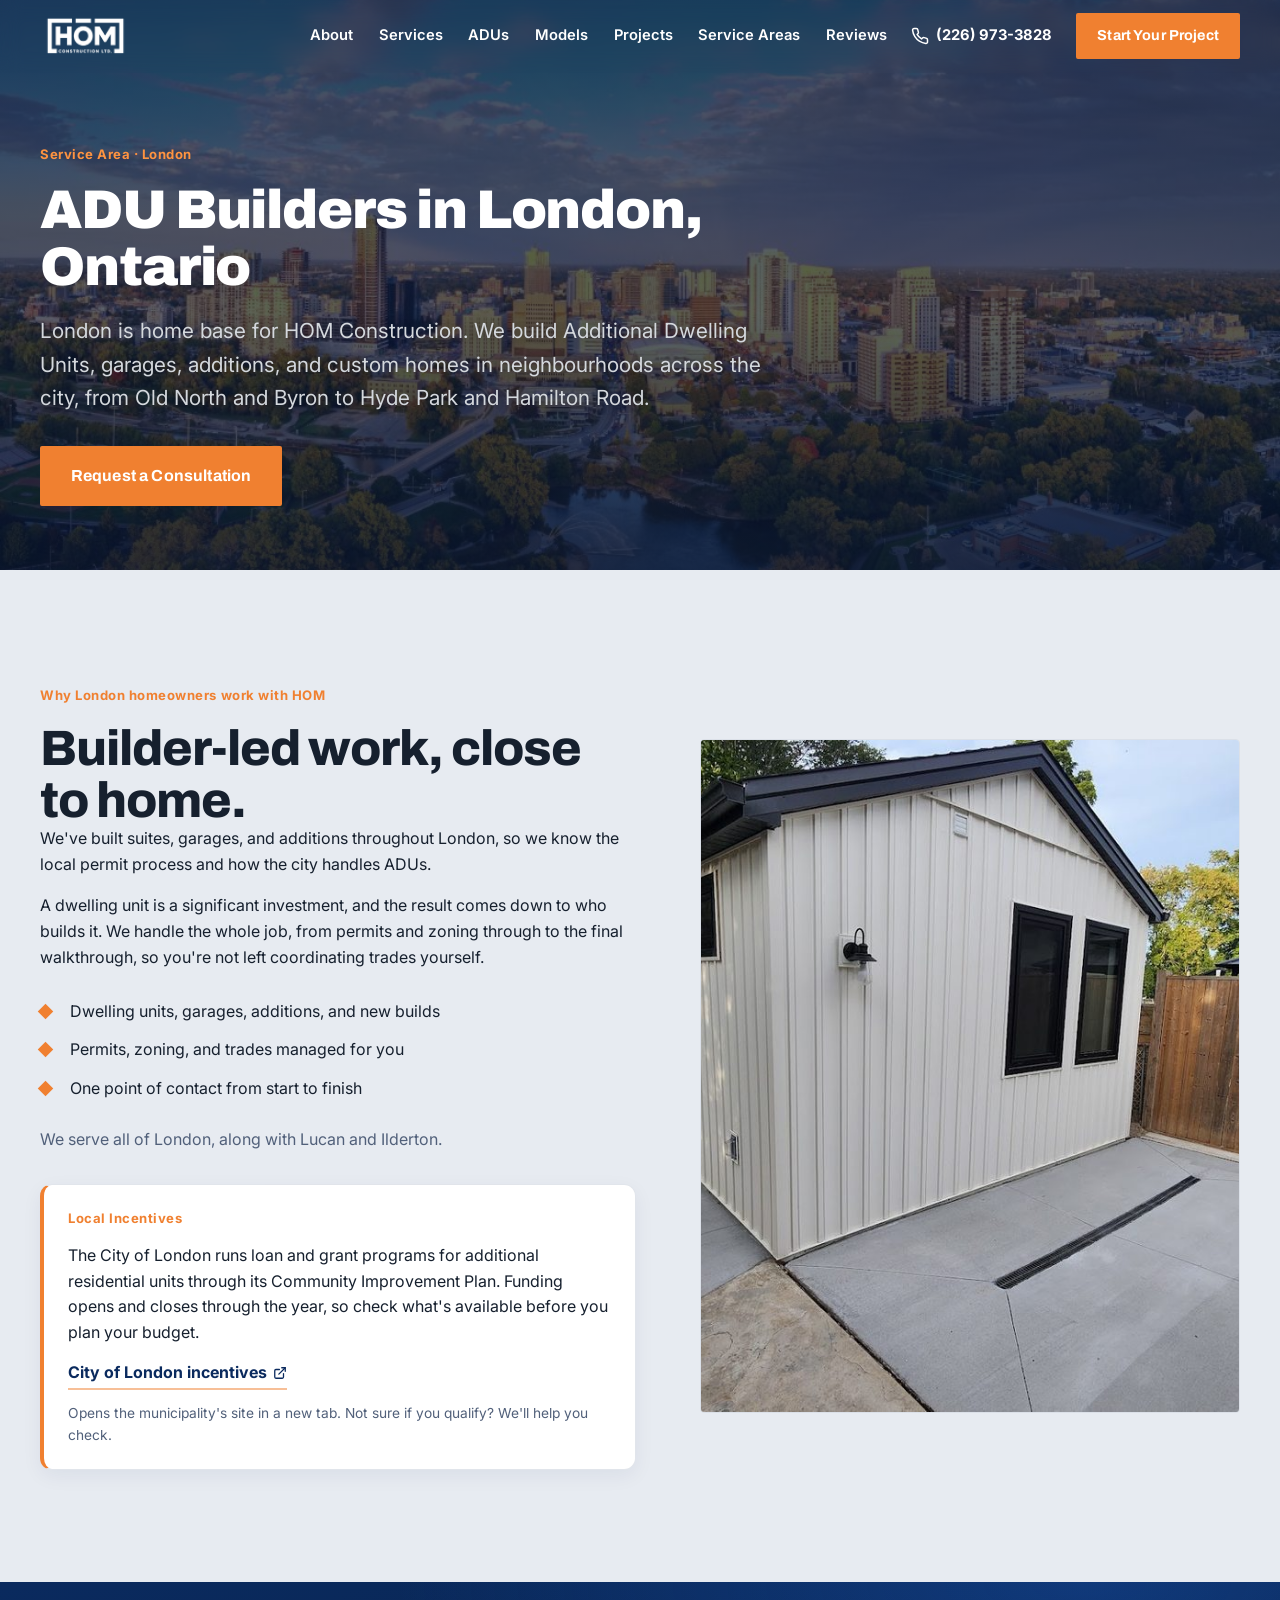
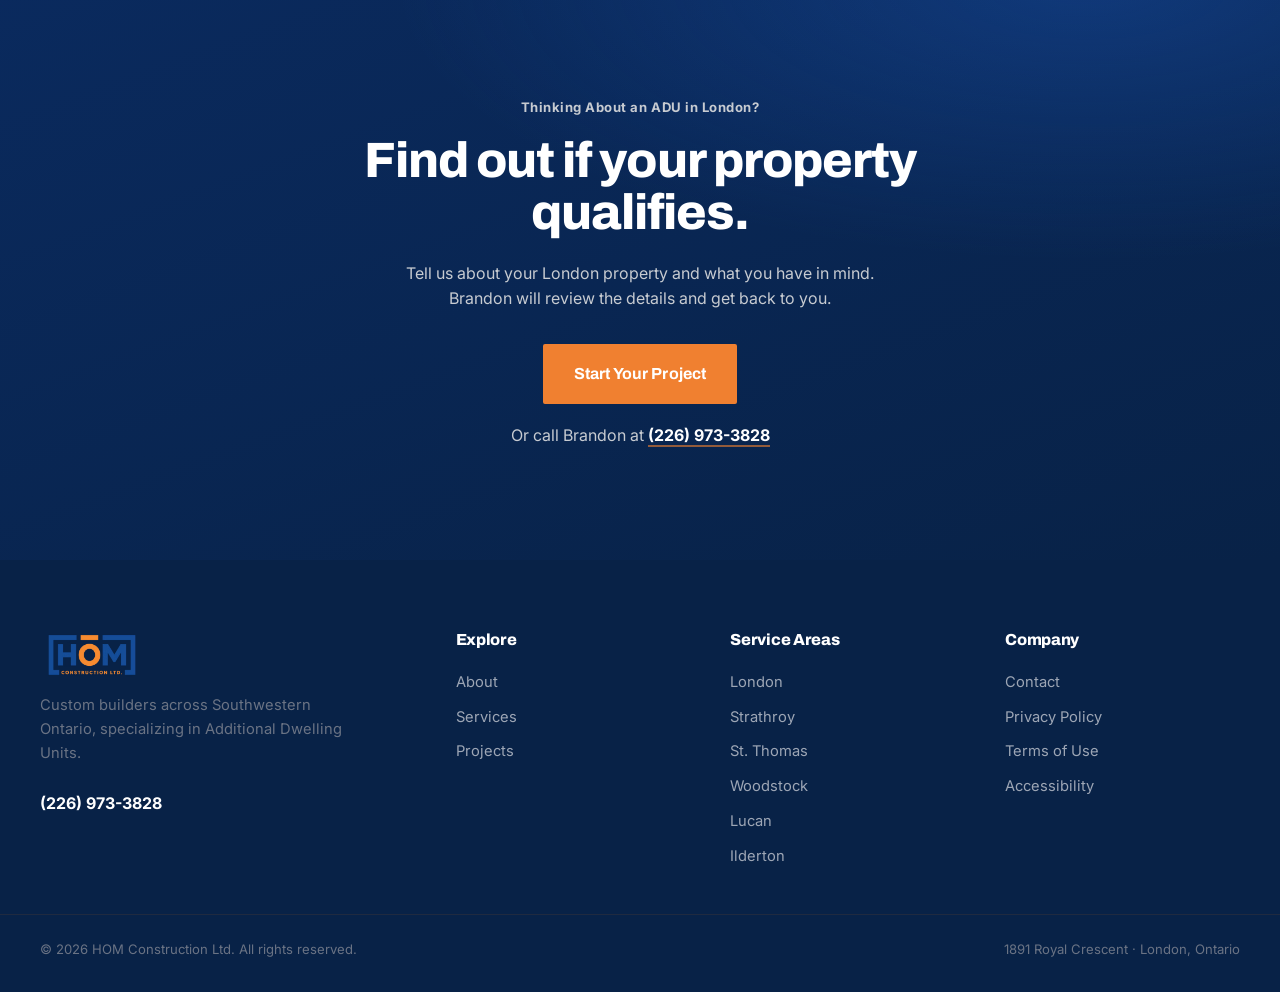
<file: service-areas/london.html>
<!DOCTYPE html>
<html lang="en">
<head>
<meta charset="UTF-8">
<meta name="viewport" content="width=device-width, initial-scale=1, viewport-fit=cover">
<title>ADU Builder in London, Ontario | HOM Construction Ltd.</title>
<meta name="description" content="HOM Construction Ltd. builds Additional Dwelling Units in London, Ontario, along with garages, additions, and new homes. ADU builder London Ontario.">
<meta name="keywords" content="ADU builder London Ontario, Additional Dwelling Unit London, garden suite London, builder London Ontario">
<meta property="og:title" content="ADU Builder in London, Ontario | HOM Construction Ltd.">
<meta property="og:description" content="HOM Construction Ltd. builds Additional Dwelling Units in London, Ontario, along with garages, additions, and new homes. ADU builder London Ontario.">
<meta property="og:type" content="website">
<meta property="og:url" content="https://homconstructionltd.ca/service-areas/london.html">
<meta property="og:image" content="https://homconstructionltd.ca/og-image.jpg">
<meta name="twitter:card" content="summary_large_image">
<link rel="canonical" href="https://homconstructionltd.ca/service-areas/london.html">
<link rel="icon" type="image/png" href="../assets/hom-logo.png">
<link rel="preconnect" href="https://fonts.googleapis.com">
<link rel="preconnect" href="https://fonts.gstatic.com" crossorigin>
<link href="https://fonts.googleapis.com/css2?family=Archivo:wght@400;600;700;800;900&family=Inter:wght@400;500;600;700&display=swap" rel="stylesheet">
<link rel="stylesheet" href="../css/style.css">
<script type="application/ld+json">
{"@context":"https://schema.org","@type":"GeneralContractor","name":"HOM Construction Ltd.","telephone":"+1-226-973-3828","areaServed":"London, Ontario","description":"Additional Dwelling Unit builder serving London, Ontario.","url":"https://homconstructionltd.ca/service-areas/london.html"}
</script>
</head>
<body>
<header id="site-header" class="header-overlay">
  <div class="wrap header-inner">
    <a href="../index.html" class="brand" aria-label="HOM Construction home">
      <picture>
        <source srcset="../assets/hom-logo.avif" type="image/avif">
        <img src="../assets/hom-logo.png" alt="HOM Construction Ltd." class="brand-logo" width="376" height="166">
      </picture>
    </a>
    <nav class="nav" aria-label="Primary">
      <a href="../index.html#about">About</a>
      <a href="../index.html#services">Services</a>
      <a href="../index.html#adu">ADUs</a>
      <a href="../index.html#models">Models</a>
      <a href="../index.html#gallery">Projects</a>
      <a href="../index.html#areas">Service Areas</a>
      <a href="../index.html#reviews">Reviews</a>
    </nav>
    <a href="tel:+12269733828" class="nav-phone" aria-label="Call HOM Construction at (226) 973-3828"><svg viewBox="0 0 24 24" width="18" height="18" fill="none" stroke="currentColor" stroke-width="2" stroke-linecap="round" stroke-linejoin="round" aria-hidden="true"><path d="M22 16.92v3a2 2 0 0 1-2.18 2 19.8 19.8 0 0 1-8.63-3.07 19.5 19.5 0 0 1-6-6A19.8 19.8 0 0 1 2.12 4.18 2 2 0 0 1 4.11 2h3a2 2 0 0 1 2 1.72c.13.96.36 1.9.7 2.81a2 2 0 0 1-.45 2.11L8.09 9.91a16 16 0 0 0 6 6l1.27-1.27a2 2 0 0 1 2.11-.45c.91.34 1.85.57 2.81.7A2 2 0 0 1 22 16.92z"/></svg><span class="nav-phone-num">(226) 973-3828</span></a>
    <a href="../index.html#contact" class="btn btn-sm nav-cta">Start Your Project</a>
    <button class="menu-toggle" aria-label="Open menu" aria-expanded="false"><span></span><span></span><span></span></button>
  </div>
  <div class="mobile-nav" aria-hidden="true">
    <a href="../index.html#about">About</a>
    <a href="../index.html#services">Services</a>
    <a href="../index.html#adu">ADUs</a>
    <a href="../index.html#models">Models</a>
    <a href="../index.html#gallery">Projects</a>
    <a href="../index.html#areas">Service Areas</a>
    <a href="../index.html#reviews">Reviews</a>
    <a href="tel:+12269733828" class="mobile-phone"><svg viewBox="0 0 24 24" width="18" height="18" fill="none" stroke="currentColor" stroke-width="2" stroke-linecap="round" stroke-linejoin="round" aria-hidden="true"><path d="M22 16.92v3a2 2 0 0 1-2.18 2 19.8 19.8 0 0 1-8.63-3.07 19.5 19.5 0 0 1-6-6A19.8 19.8 0 0 1 2.12 4.18 2 2 0 0 1 4.11 2h3a2 2 0 0 1 2 1.72c.13.96.36 1.9.7 2.81a2 2 0 0 1-.45 2.11L8.09 9.91a16 16 0 0 0 6 6l1.27-1.27a2 2 0 0 1 2.11-.45c.91.34 1.85.57 2.81.7A2 2 0 0 1 22 16.92z"/></svg> Call (226) 973-3828</a>
    <a href="../index.html#contact" class="btn mobile-cta">Start Your Project</a>
  </div>
</header>

<section class="page-hero page-hero-aerial">
  <img class="page-hero-bg" src="../assets/areas/london.jpg" alt="" aria-hidden="true">
  <span class="page-hero-overlay" aria-hidden="true"></span>
  <div class="wrap">
    <p class="eyebrow">Service Area · London</p>
    <h1>ADU Builders in London, Ontario</h1>
    <p class="hero-lede" style="color:#D4D8DD;margin-top:1.2rem;max-width:56ch;">London is home base for HOM Construction. We build Additional Dwelling Units, garages, additions, and custom homes in neighbourhoods across the city, from Old North and Byron to Hyde Park and Hamilton Road.</p>
    <div style="margin-top:2rem;"><a href="../index.html#contact" class="btn">Request a Consultation</a></div>
  </div>
</section>

<section class="section">
  <div class="wrap two-col">
    <div class="col-text" data-reveal>
      <p class="section-tag">Why London homeowners work with HOM</p>
      <h2>Builder-led work, close to home.</h2>
      <p>We've built suites, garages, and additions throughout London, so we know the local permit process and how the city handles ADUs.</p>
      <p>A dwelling unit is a significant investment, and the result comes down to who builds it. We handle the whole job, from permits and zoning through to the final walkthrough, so you're not left coordinating trades yourself.</p>
      <ul class="check-list">
        <li>Dwelling units, garages, additions, and new builds</li>
        <li>Permits, zoning, and trades managed for you</li>
        <li>One point of contact from start to finish</li>
      </ul>
      <p style="margin-top:1.6rem;color:var(--muted);">We serve all of London, along with Lucan and Ilderton.</p>
      <aside class="incentive-box" aria-label="City of London ADU incentives">
        <p class="incentive-tag">Local Incentives</p>
        <p>The City of London runs loan and grant programs for additional residential units through its Community Improvement Plan. Funding opens and closes through the year, so check what's available before you plan your budget.</p>
        <div class="incentive-links"><a href="https://london.ca/business-development/community-improvement-incentives" target="_blank" rel="noopener" class="incentive-link">City of London incentives <svg viewBox="0 0 24 24" width="14" height="14" fill="none" stroke="currentColor" stroke-width="2.2" stroke-linecap="round" stroke-linejoin="round" aria-hidden="true"><path d="M18 13v6a2 2 0 0 1-2 2H5a2 2 0 0 1-2-2V8a2 2 0 0 1 2-2h6"/><path d="M15 3h6v6"/><path d="M10 14L21 3"/></svg><span class="sr-only"> (opens in a new tab)</span></a></div>
        <p class="incentive-note">Opens the municipality's site in a new tab. Not sure if you qualify? We'll help you check.</p>
      </aside>
    </div>
    <div class="col-media" data-reveal>
      <img src="../assets/projects/adu-concrete.jpg" alt="Finished detached ADU built by HOM Construction in London" class="media-photo media-tall" loading="lazy">
    </div>
  </div>
</section>

<section class="section section-dark">
  <div class="wrap" style="text-align:center;" data-reveal>
    <p class="section-tag">Thinking About an ADU in London?</p>
    <h2 style="max-width:20ch;margin:0 auto 1.4rem;">Find out if your property qualifies.</h2>
    <p style="max-width:50ch;margin:0 auto 2rem;color:#C7CBD1;">Tell us about your London property and what you have in mind. Brandon will review the details and get back to you.</p>
    <a href="../index.html#contact" class="btn">Start Your Project</a>
    <p class="cta-call">Or call Brandon at <a href="tel:+12269733828">(226) 973-3828</a></p>
  </div>
</section>

<footer id="site-footer">
  <div class="wrap footer-inner">
    <div class="footer-brand">
      <picture><source srcset="../assets/hom-logo.avif" type="image/avif"><img src="../assets/hom-logo.png" alt="HOM Construction Ltd." class="footer-logo" width="376" height="166"></picture>
      <p>Custom builders across Southwestern Ontario, specializing in Additional Dwelling Units.</p>
      <a class="footer-phone" href="tel:+12269733828">(226) 973-3828</a>
    </div>
    <div class="footer-col"><h4>Explore</h4>
      <a href="../index.html#about">About</a><a href="../index.html#services">Services</a><a href="../index.html#gallery">Projects</a>
    </div>
    <div class="footer-col"><h4>Service Areas</h4>
      <a href="london.html">London</a><a href="strathroy.html">Strathroy</a><a href="st-thomas.html">St. Thomas</a><a href="woodstock.html">Woodstock</a><a href="lucan.html">Lucan</a><a href="ilderton.html">Ilderton</a>
    </div>
    <div class="footer-col"><h4>Company</h4>
      <a href="../index.html#contact">Contact</a><a href="../legal/privacy-policy.html">Privacy Policy</a><a href="../legal/terms-of-use.html">Terms of Use</a><a href="../legal/accessibility.html">Accessibility</a>
    </div>
  </div>
  <div class="wrap footer-bottom">
    <span>&copy; <span id="year"></span> HOM Construction Ltd. All rights reserved.</span>
    <span>1891 Royal Crescent &middot; London, Ontario</span>
  </div>
</footer>
<script src="../js/main.js"></script>
</body>
</html>
</file>
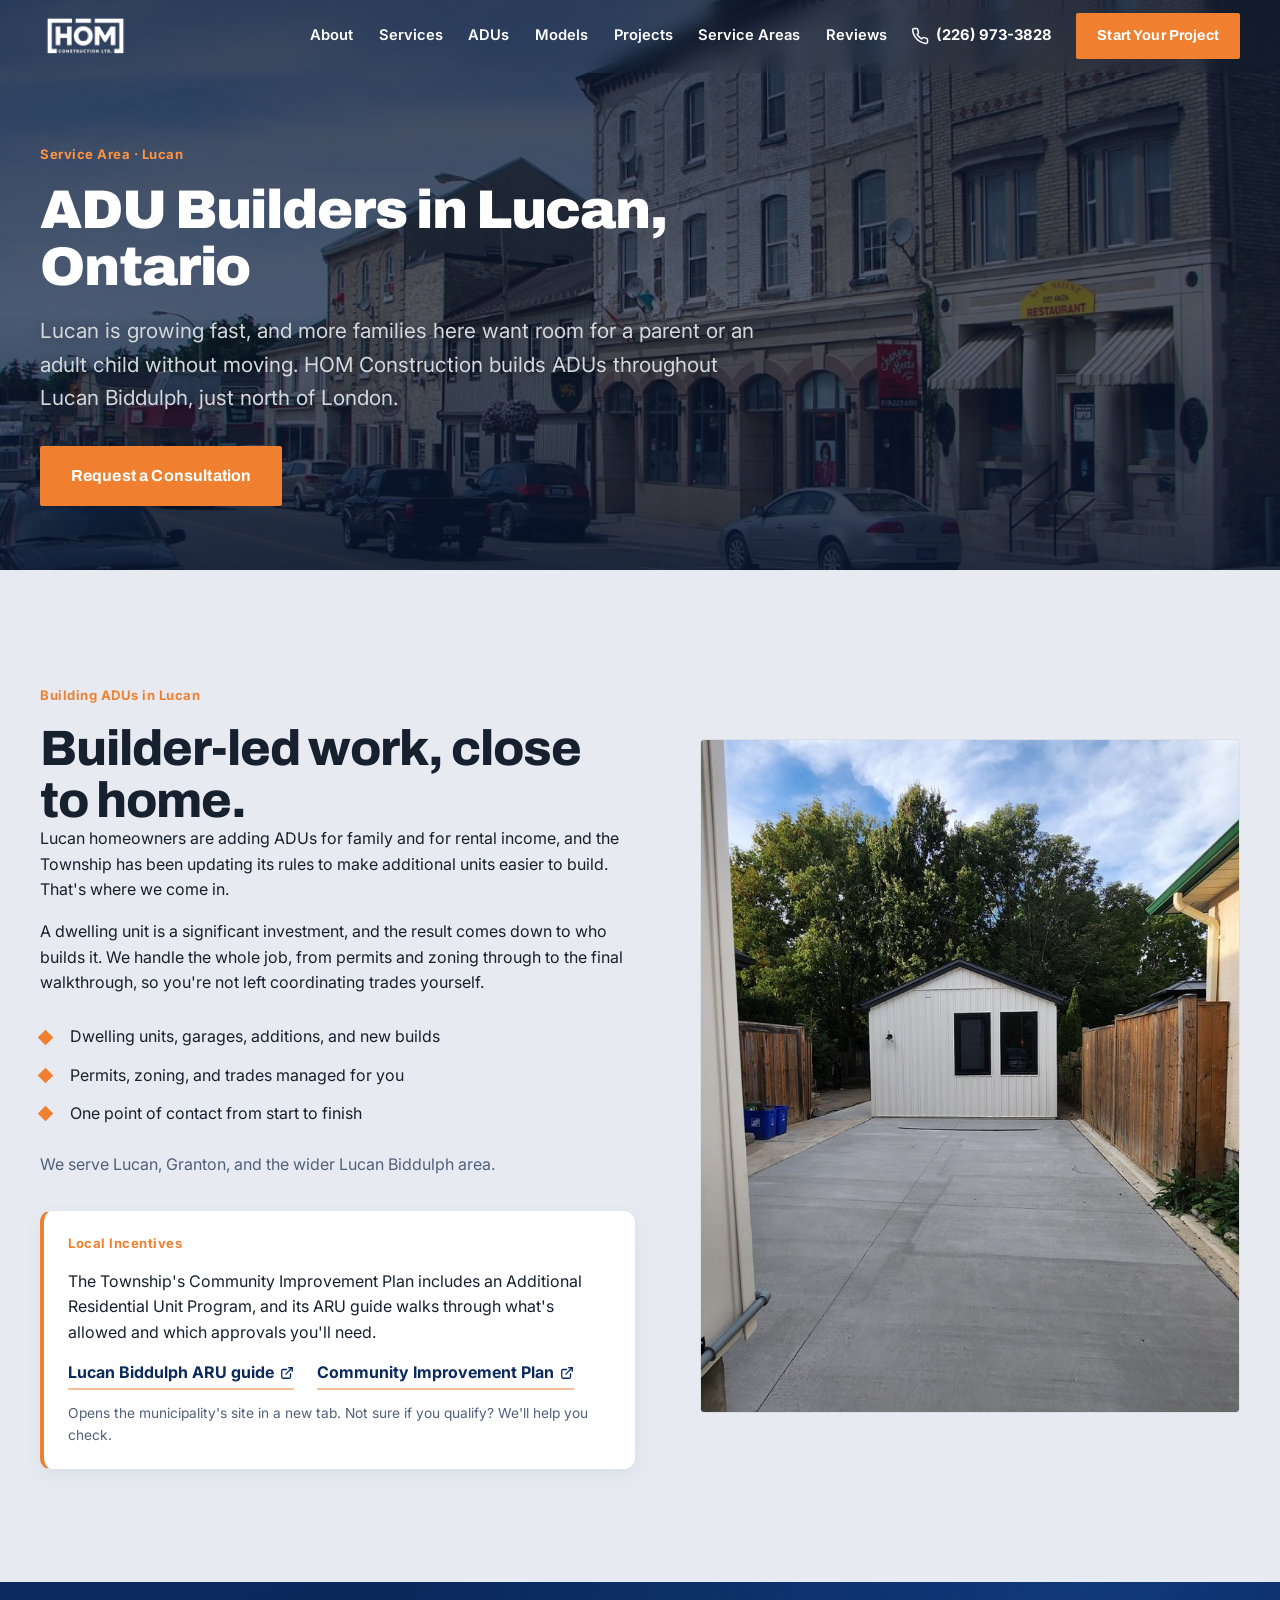
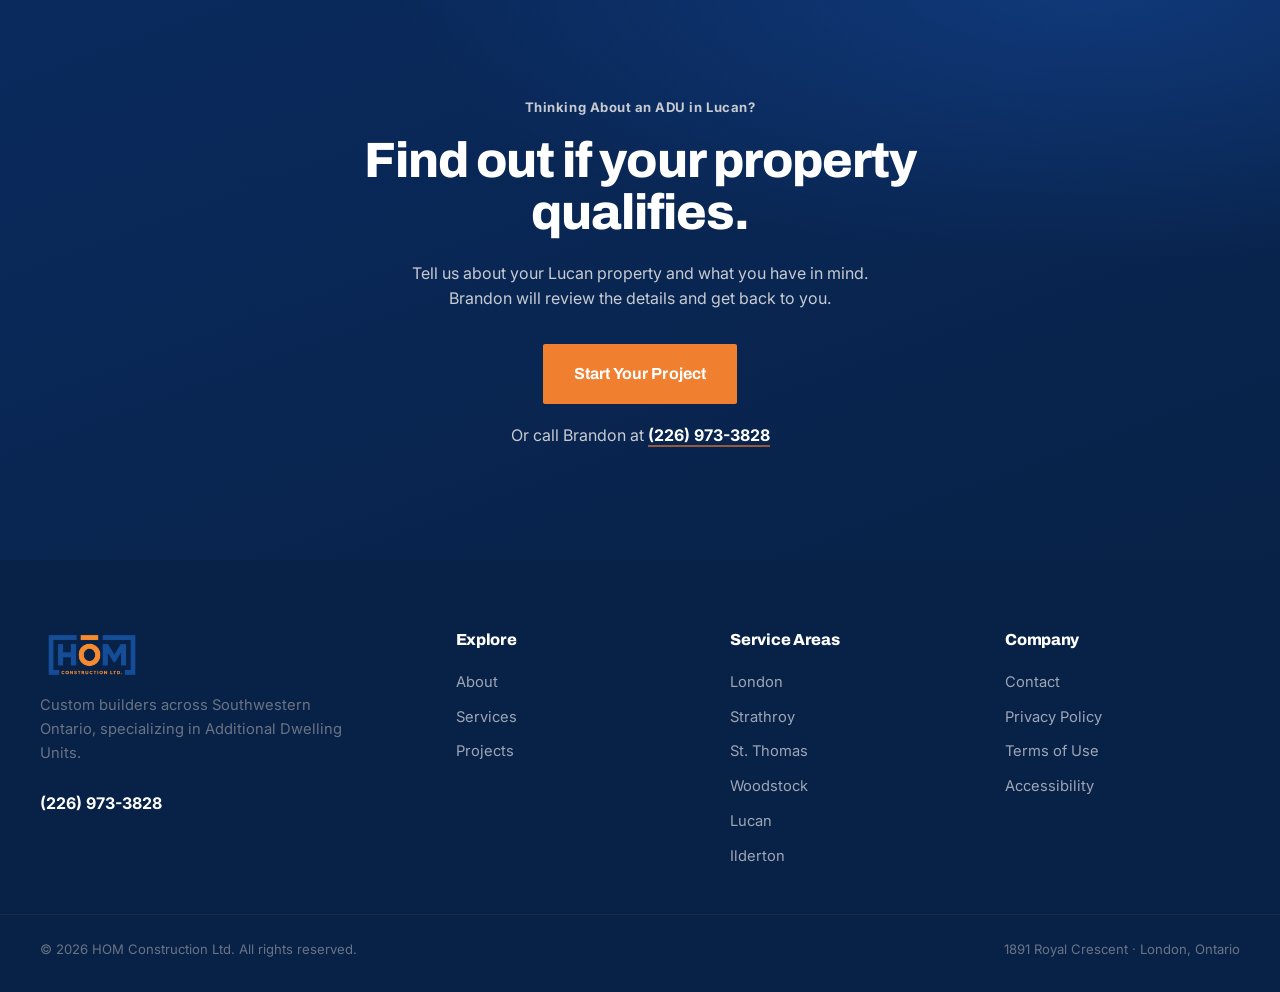
<file: service-areas/lucan.html>
<!DOCTYPE html>
<html lang="en">
<head>
<meta charset="UTF-8">
<meta name="viewport" content="width=device-width, initial-scale=1, viewport-fit=cover">
<title>ADU Builder in Lucan, Ontario | HOM Construction Ltd.</title>
<meta name="description" content="HOM Construction Ltd. builds Additional Dwelling Units in Lucan, Ontario, along with garages, additions, and new homes. ADU builder Lucan Ontario.">
<meta name="keywords" content="ADU builder Lucan Ontario, Additional Dwelling Unit Lucan, garden suite Lucan, builder Lucan Ontario">
<meta property="og:title" content="ADU Builder in Lucan, Ontario | HOM Construction Ltd.">
<meta property="og:description" content="HOM Construction Ltd. builds Additional Dwelling Units in Lucan, Ontario, along with garages, additions, and new homes. ADU builder Lucan Ontario.">
<meta property="og:type" content="website">
<meta property="og:url" content="https://homconstructionltd.ca/service-areas/lucan.html">
<meta property="og:image" content="https://homconstructionltd.ca/og-image.jpg">
<meta name="twitter:card" content="summary_large_image">
<link rel="canonical" href="https://homconstructionltd.ca/service-areas/lucan.html">
<link rel="icon" type="image/png" href="../assets/hom-logo.png">
<link rel="preconnect" href="https://fonts.googleapis.com">
<link rel="preconnect" href="https://fonts.gstatic.com" crossorigin>
<link href="https://fonts.googleapis.com/css2?family=Archivo:wght@400;600;700;800;900&family=Inter:wght@400;500;600;700&display=swap" rel="stylesheet">
<link rel="stylesheet" href="../css/style.css">
<script type="application/ld+json">
{"@context":"https://schema.org","@type":"GeneralContractor","name":"HOM Construction Ltd.","telephone":"+1-226-973-3828","areaServed":"Lucan, Ontario","description":"Additional Dwelling Unit builder serving Lucan, Ontario.","url":"https://homconstructionltd.ca/service-areas/lucan.html"}
</script>
</head>
<body>
<header id="site-header" class="header-overlay">
  <div class="wrap header-inner">
    <a href="../index.html" class="brand" aria-label="HOM Construction home">
      <picture>
        <source srcset="../assets/hom-logo.avif" type="image/avif">
        <img src="../assets/hom-logo.png" alt="HOM Construction Ltd." class="brand-logo" width="376" height="166">
      </picture>
    </a>
    <nav class="nav" aria-label="Primary">
      <a href="../index.html#about">About</a>
      <a href="../index.html#services">Services</a>
      <a href="../index.html#adu">ADUs</a>
      <a href="../index.html#models">Models</a>
      <a href="../index.html#gallery">Projects</a>
      <a href="../index.html#areas">Service Areas</a>
      <a href="../index.html#reviews">Reviews</a>
    </nav>
    <a href="tel:+12269733828" class="nav-phone" aria-label="Call HOM Construction at (226) 973-3828"><svg viewBox="0 0 24 24" width="18" height="18" fill="none" stroke="currentColor" stroke-width="2" stroke-linecap="round" stroke-linejoin="round" aria-hidden="true"><path d="M22 16.92v3a2 2 0 0 1-2.18 2 19.8 19.8 0 0 1-8.63-3.07 19.5 19.5 0 0 1-6-6A19.8 19.8 0 0 1 2.12 4.18 2 2 0 0 1 4.11 2h3a2 2 0 0 1 2 1.72c.13.96.36 1.9.7 2.81a2 2 0 0 1-.45 2.11L8.09 9.91a16 16 0 0 0 6 6l1.27-1.27a2 2 0 0 1 2.11-.45c.91.34 1.85.57 2.81.7A2 2 0 0 1 22 16.92z"/></svg><span class="nav-phone-num">(226) 973-3828</span></a>
    <a href="../index.html#contact" class="btn btn-sm nav-cta">Start Your Project</a>
    <button class="menu-toggle" aria-label="Open menu" aria-expanded="false"><span></span><span></span><span></span></button>
  </div>
  <div class="mobile-nav" aria-hidden="true">
    <a href="../index.html#about">About</a>
    <a href="../index.html#services">Services</a>
    <a href="../index.html#adu">ADUs</a>
    <a href="../index.html#models">Models</a>
    <a href="../index.html#gallery">Projects</a>
    <a href="../index.html#areas">Service Areas</a>
    <a href="../index.html#reviews">Reviews</a>
    <a href="tel:+12269733828" class="mobile-phone"><svg viewBox="0 0 24 24" width="18" height="18" fill="none" stroke="currentColor" stroke-width="2" stroke-linecap="round" stroke-linejoin="round" aria-hidden="true"><path d="M22 16.92v3a2 2 0 0 1-2.18 2 19.8 19.8 0 0 1-8.63-3.07 19.5 19.5 0 0 1-6-6A19.8 19.8 0 0 1 2.12 4.18 2 2 0 0 1 4.11 2h3a2 2 0 0 1 2 1.72c.13.96.36 1.9.7 2.81a2 2 0 0 1-.45 2.11L8.09 9.91a16 16 0 0 0 6 6l1.27-1.27a2 2 0 0 1 2.11-.45c.91.34 1.85.57 2.81.7A2 2 0 0 1 22 16.92z"/></svg> Call (226) 973-3828</a>
    <a href="../index.html#contact" class="btn mobile-cta">Start Your Project</a>
  </div>
</header>

<section class="page-hero page-hero-aerial">
  <img class="page-hero-bg" src="../assets/areas/lucan.jpg" alt="" aria-hidden="true">
  <span class="page-hero-overlay" aria-hidden="true"></span>
  <div class="wrap">
    <p class="eyebrow">Service Area · Lucan</p>
    <h1>ADU Builders in Lucan, Ontario</h1>
    <p class="hero-lede" style="color:#D4D8DD;margin-top:1.2rem;max-width:56ch;">Lucan is growing fast, and more families here want room for a parent or an adult child without moving. HOM Construction builds ADUs throughout Lucan Biddulph, just north of London.</p>
    <div style="margin-top:2rem;"><a href="../index.html#contact" class="btn">Request a Consultation</a></div>
  </div>
</section>

<section class="section">
  <div class="wrap two-col">
    <div class="col-text" data-reveal>
      <p class="section-tag">Building ADUs in Lucan</p>
      <h2>Builder-led work, close to home.</h2>
      <p>Lucan homeowners are adding ADUs for family and for rental income, and the Township has been updating its rules to make additional units easier to build. That's where we come in.</p>
      <p>A dwelling unit is a significant investment, and the result comes down to who builds it. We handle the whole job, from permits and zoning through to the final walkthrough, so you're not left coordinating trades yourself.</p>
      <ul class="check-list">
        <li>Dwelling units, garages, additions, and new builds</li>
        <li>Permits, zoning, and trades managed for you</li>
        <li>One point of contact from start to finish</li>
      </ul>
      <p style="margin-top:1.6rem;color:var(--muted);">We serve Lucan, Granton, and the wider Lucan Biddulph area.</p>
      <aside class="incentive-box" aria-label="Lucan Biddulph ADU incentives">
        <p class="incentive-tag">Local Incentives</p>
        <p>The Township's Community Improvement Plan includes an Additional Residential Unit Program, and its ARU guide walks through what's allowed and which approvals you'll need.</p>
        <div class="incentive-links"><a href="https://www.lucanbiddulph.on.ca/node/954" target="_blank" rel="noopener" class="incentive-link">Lucan Biddulph ARU guide <svg viewBox="0 0 24 24" width="14" height="14" fill="none" stroke="currentColor" stroke-width="2.2" stroke-linecap="round" stroke-linejoin="round" aria-hidden="true"><path d="M18 13v6a2 2 0 0 1-2 2H5a2 2 0 0 1-2-2V8a2 2 0 0 1 2-2h6"/><path d="M15 3h6v6"/><path d="M10 14L21 3"/></svg><span class="sr-only"> (opens in a new tab)</span></a><a href="https://www.lucanbiddulph.on.ca/documents/community-improvement-plan" target="_blank" rel="noopener" class="incentive-link">Community Improvement Plan <svg viewBox="0 0 24 24" width="14" height="14" fill="none" stroke="currentColor" stroke-width="2.2" stroke-linecap="round" stroke-linejoin="round" aria-hidden="true"><path d="M18 13v6a2 2 0 0 1-2 2H5a2 2 0 0 1-2-2V8a2 2 0 0 1 2-2h6"/><path d="M15 3h6v6"/><path d="M10 14L21 3"/></svg><span class="sr-only"> (opens in a new tab)</span></a></div>
        <p class="incentive-note">Opens the municipality's site in a new tab. Not sure if you qualify? We'll help you check.</p>
      </aside>
    </div>
    <div class="col-media" data-reveal>
      <img src="../assets/projects/garden-suite-white.jpg" alt="White detached garden suite built by HOM Construction" class="media-photo media-tall" loading="lazy">
    </div>
  </div>
</section>

<section class="section section-dark">
  <div class="wrap" style="text-align:center;" data-reveal>
    <p class="section-tag">Thinking About an ADU in Lucan?</p>
    <h2 style="max-width:20ch;margin:0 auto 1.4rem;">Find out if your property qualifies.</h2>
    <p style="max-width:50ch;margin:0 auto 2rem;color:#C7CBD1;">Tell us about your Lucan property and what you have in mind. Brandon will review the details and get back to you.</p>
    <a href="../index.html#contact" class="btn">Start Your Project</a>
    <p class="cta-call">Or call Brandon at <a href="tel:+12269733828">(226) 973-3828</a></p>
  </div>
</section>

<footer id="site-footer">
  <div class="wrap footer-inner">
    <div class="footer-brand">
      <picture><source srcset="../assets/hom-logo.avif" type="image/avif"><img src="../assets/hom-logo.png" alt="HOM Construction Ltd." class="footer-logo" width="376" height="166"></picture>
      <p>Custom builders across Southwestern Ontario, specializing in Additional Dwelling Units.</p>
      <a class="footer-phone" href="tel:+12269733828">(226) 973-3828</a>
    </div>
    <div class="footer-col"><h4>Explore</h4>
      <a href="../index.html#about">About</a><a href="../index.html#services">Services</a><a href="../index.html#gallery">Projects</a>
    </div>
    <div class="footer-col"><h4>Service Areas</h4>
      <a href="london.html">London</a><a href="strathroy.html">Strathroy</a><a href="st-thomas.html">St. Thomas</a><a href="woodstock.html">Woodstock</a><a href="lucan.html">Lucan</a><a href="ilderton.html">Ilderton</a>
    </div>
    <div class="footer-col"><h4>Company</h4>
      <a href="../index.html#contact">Contact</a><a href="../legal/privacy-policy.html">Privacy Policy</a><a href="../legal/terms-of-use.html">Terms of Use</a><a href="../legal/accessibility.html">Accessibility</a>
    </div>
  </div>
  <div class="wrap footer-bottom">
    <span>&copy; <span id="year"></span> HOM Construction Ltd. All rights reserved.</span>
    <span>1891 Royal Crescent &middot; London, Ontario</span>
  </div>
</footer>
<script src="../js/main.js"></script>
</body>
</html>
</file>
<file: hom-construction/css/style.css>
/* ============================================================
   HOM Construction Ltd. — Core Stylesheet
   Identity: concrete, steel, blueprint. Sleek, bold, authoritative.
   ============================================================ */

:root{
  /* Brand palette — from HOM logo */
  --brand-blue:#104090;        /* logo blue — primary */
  --brand-blue-dk:#0C3070;
  --brand-blue-bright:#1D5BC0; /* lighter blue for accents on dark */
  --orange:#F08030;            /* logo orange — accent */
  --orange-bright:#FF9440;

  --graphite:#121826;          /* deep blue-black */
  --ink:#0A0F1C;               /* near-black navy base */
  --steel:var(--brand-blue);   /* alias: primary action colour */
  --steel-bright:var(--brand-blue-bright);
  --concrete:#9DA6B5;
  --concrete-dk:#6A7384;
  --paper:#F3F5F8;
  --paper-warm:#E7EBF1;
  --line:#1F2A40;
  --line-light:#D5DBE5;

  --bg:var(--paper);
  --fg:#16202E;
  --muted:#51607A;
  --surface:#ffffff;
  --surface-alt:var(--paper-warm);
  --border:var(--line-light);

  --font-display:'Archivo',system-ui,sans-serif;
  --font-body:'Inter',system-ui,sans-serif;

  --wrap:1200px;
  --gap:clamp(1.25rem,4vw,3rem);

  box-sizing:border-box;
  padding-top:env(safe-area-inset-top,0px);
  color-scheme:light;
}
*,*::before,*::after{box-sizing:border-box}
html{scroll-behavior:smooth;scroll-padding-top:84px;-webkit-text-size-adjust:100%}
@media (prefers-reduced-motion:reduce){html{scroll-behavior:auto}}

body{
  margin:0;
  font-family:var(--font-body);
  background:var(--bg);
  color:var(--fg);
  line-height:1.6;
  -webkit-font-smoothing:antialiased;
}

.wrap{max-width:var(--wrap);margin:0 auto;padding:0 clamp(1.1rem,4vw,2.5rem)}

/* ---------- Typography ---------- */
h1,h2,h3,h4{font-family:var(--font-display);font-weight:800;line-height:1.05;letter-spacing:-.02em;margin:0}
h1{font-size:clamp(2.6rem,7vw,5.3rem);font-weight:900}
h2{font-size:clamp(1.9rem,4.2vw,3.1rem)}
h3{font-size:clamp(1.15rem,2vw,1.4rem);letter-spacing:-.01em}
p{margin:0 0 1rem}
a{color:inherit;text-decoration:none}

.eyebrow,.section-tag{
  font-family:var(--font-body);
  font-size:.82rem;font-weight:700;letter-spacing:.04em;
  color:var(--orange);margin:0 0 1rem;
}
.section-tag{color:var(--orange);display:inline-block}
.section-lede{font-size:clamp(1.02rem,1.6vw,1.2rem);color:var(--muted);max-width:60ch;margin-top:1rem}

/* ---------- Buttons ---------- */
.btn{
  display:inline-flex;align-items:center;justify-content:center;
  background:var(--steel);color:#fff;
  font-family:var(--font-display);font-weight:700;font-size:1rem;letter-spacing:.01em;
  padding:.95rem 1.8rem;border:2px solid var(--steel);border-radius:2px;
  cursor:pointer;transition:background .18s ease,border-color .18s ease,transform .18s ease;
}
.btn:hover{background:var(--steel-bright);border-color:var(--steel-bright)}
.btn:active{transform:translateY(1px)}
.btn:focus-visible{outline:3px solid var(--steel-bright);outline-offset:3px}
.btn-ghost{background:transparent;color:#fff;border-color:rgba(255,255,255,.55)}
.btn-ghost:hover{background:rgba(255,255,255,.1);border-color:#fff}
.btn-sm{padding:.6rem 1.2rem;font-size:.9rem}
.btn-full{width:100%;padding:1.05rem}
.btn-accent{background:var(--orange);border-color:var(--orange);color:#1a1205}
.btn-accent:hover{background:var(--orange-bright);border-color:var(--orange-bright)}

/* ---------- Header ---------- */
#site-header{
  position:sticky;top:0;z-index:50;
  background:rgba(12,13,15,.92);backdrop-filter:blur(10px);
  border-bottom:1px solid var(--line);
  padding-top:env(safe-area-inset-top,0px);
}
.header-inner{display:flex;align-items:center;gap:1.5rem;height:72px}
.brand{display:flex;align-items:center;line-height:1;margin-right:auto}
.brand-logo{height:40px;width:auto;display:block}
.brand-mark{font-family:var(--font-display);font-weight:900;font-size:1.5rem;color:#fff;letter-spacing:.02em}
.brand-sub{font-size:.68rem;font-weight:500;color:var(--concrete);letter-spacing:.14em;margin-top:.2rem}
.nav{display:flex;gap:1.6rem}
.nav a{color:var(--paper);font-size:.92rem;font-weight:500;transition:color .15s}
.nav a:hover{color:var(--steel-bright)}
.nav-cta{color:#fff}
.menu-toggle{display:none;flex-direction:column;gap:5px;background:none;border:0;cursor:pointer;padding:8px}
.menu-toggle span{width:26px;height:2px;background:#fff;transition:.25s}

.mobile-nav{display:none;flex-direction:column;background:var(--ink);border-bottom:1px solid var(--line);padding:.5rem 1.5rem 1.5rem}
.mobile-nav a{color:var(--paper);padding:.85rem 0;border-bottom:1px solid var(--line);font-size:1rem}
.mobile-nav a:last-child{border:0}
.mobile-cta{margin-top:1rem;color:#fff}

/* ---------- Hero ---------- */
.hero{position:relative;background:var(--ink);color:#fff;overflow:hidden;isolation:isolate}
.hero-bg{
  position:absolute;inset:0;z-index:-2;
  background:
    radial-gradient(130% 95% at 82% 8%,rgba(29,91,192,.45),transparent 58%),
    radial-gradient(90% 70% at 10% 95%,rgba(240,128,48,.14),transparent 60%),
    linear-gradient(150deg,#0A0F1C 0%,#111A2E 55%,#080C17 100%);
}
.hero-grid-overlay{
  position:absolute;inset:0;z-index:-1;opacity:.5;
  background-image:
    linear-gradient(rgba(255,255,255,.035) 1px,transparent 1px),
    linear-gradient(90deg,rgba(255,255,255,.035) 1px,transparent 1px);
  background-size:64px 64px;
  -webkit-mask-image:linear-gradient(180deg,#000 40%,transparent 95%);
          mask-image:linear-gradient(180deg,#000 40%,transparent 95%);
}
.hero-content{padding:clamp(4rem,10vw,8rem) 0 clamp(3.5rem,7vw,6rem)}
.hero h1{margin:.6rem 0 1.4rem;max-width:16ch}
.h1-accent{color:var(--orange)}
.hero-lede{font-size:clamp(1.08rem,2vw,1.4rem);color:#D4D8DD;max-width:54ch;line-height:1.55}
.hero-actions{display:flex;flex-wrap:wrap;gap:1rem;margin:2.2rem 0 0}
.hero-stats{
  display:grid;grid-template-columns:repeat(3,1fr);gap:1.5rem;
  margin-top:clamp(3rem,6vw,5rem);padding-top:2.2rem;border-top:1px solid rgba(255,255,255,.12);
}
.stat-num{display:block;font-family:var(--font-display);font-weight:900;font-size:clamp(1.8rem,4vw,2.8rem);color:#fff;line-height:1}
.stat-label{display:block;color:var(--concrete);font-size:.9rem;margin-top:.5rem}

/* ---------- Trust strip ---------- */
.trust-strip{background:var(--graphite);color:var(--concrete);border-bottom:1px solid var(--line)}
.trust-inner{display:flex;flex-wrap:wrap;align-items:center;justify-content:center;gap:.9rem;padding:1rem 1.5rem;font-size:.86rem;font-weight:500}
.trust-inner .dot{width:4px;height:4px;border-radius:50%;background:var(--orange);display:inline-block}

/* ---------- Sections ---------- */
.section{padding:clamp(4rem,9vw,7rem) 0}
.section-muted{background:var(--surface-alt)}
.section-dark{background:var(--ink);color:#fff}
.section-dark .section-lede,.section-dark p{color:#C7CBD1}
.section-dark h2,.section-dark h3{color:#fff}

.two-col{display:grid;grid-template-columns:1.05fr .95fr;gap:clamp(2rem,5vw,4.5rem);align-items:center}

/* ---------- About ---------- */
.check-list{list-style:none;margin:1.8rem 0 0;padding:0;display:grid;gap:.8rem}
.check-list li{position:relative;padding-left:1.9rem;color:var(--fg)}
.check-list li::before{content:"";position:absolute;left:0;top:.45rem;width:11px;height:11px;background:var(--orange);transform:rotate(45deg)}
.col-media{display:flex;flex-direction:column}
.media-block{
  width:100%;border-radius:4px;border:1px solid var(--border);
  background:
    linear-gradient(135deg,rgba(62,107,140,.22),rgba(20,22,25,.9)),
    repeating-linear-gradient(45deg,#1b1e22 0 22px,#202427 22px 44px);
}
.media-tall{aspect-ratio:4/5}
.media-caption{margin-top:1rem;font-size:.86rem;color:var(--muted);text-align:center}

/* ---------- ADU feature ---------- */
.adu-head{max-width:66ch;margin-bottom:clamp(2.5rem,5vw,3.5rem)}
.adu-intro{font-size:clamp(1rem,1.6vw,1.18rem);color:#C7CBD1;margin-top:1rem}
.feature-grid{display:grid;grid-template-columns:repeat(4,1fr);gap:1.5rem}
.feature-card{padding:2rem 1.6rem;background:rgba(255,255,255,.03);border:1px solid rgba(255,255,255,.1);border-radius:4px}
.feature-ico{font-family:var(--font-display);font-weight:900;font-size:1.6rem;color:var(--orange);margin-bottom:1rem}
.feature-card h3{margin-bottom:.6rem}
.feature-card p{color:#B9Bec5;font-size:.95rem;margin:0}
.adu-cta{margin-top:clamp(2.5rem,5vw,3.5rem)}

/* ---------- Services ---------- */
.services-grid{display:grid;grid-template-columns:repeat(3,1fr);gap:1.4rem;margin-top:2.8rem}
.service-item{padding:2rem 1.7rem;background:var(--surface);border:1px solid var(--border);border-radius:4px;transition:border-color .2s,transform .2s}
.service-item:hover{border-color:var(--steel);transform:translateY(-3px)}
.service-item h3{margin-bottom:.6rem}
.service-item p{color:var(--muted);margin:0;font-size:.96rem}
.service-feature{grid-column:span 1;border-color:var(--steel);position:relative;background:linear-gradient(160deg,#fff,#eef3f7)}
.service-flag{display:inline-block;margin-top:1rem;font-family:var(--font-display);font-weight:700;font-size:.78rem;color:var(--steel);letter-spacing:.03em}

/* ---------- Gallery ---------- */
.gallery-grid{display:grid;grid-template-columns:repeat(3,1fr);gap:1rem;margin-top:2.8rem}
.gallery-item{
  position:relative;margin:0;aspect-ratio:4/3;border-radius:4px;overflow:hidden;
  border:1px solid var(--border);
  background:linear-gradient(145deg,#2b3036,#171a1e);
  display:flex;align-items:flex-end;
}
.gallery-item::before{content:"";position:absolute;inset:0;background:repeating-linear-gradient(45deg,rgba(62,107,140,.14) 0 20px,transparent 20px 40px)}
.gallery-item figcaption{position:relative;z-index:1;color:#fff;font-weight:600;font-size:.9rem;padding:1rem;width:100%;background:linear-gradient(transparent,rgba(0,0,0,.6))}
.g-2,.g-5{background:linear-gradient(145deg,#34414d,#1b222a)}
.g-3,.g-6{background:linear-gradient(145deg,#2e3843,#15191e)}

.matterport-row{display:grid;grid-template-columns:1fr 1fr;gap:1rem;margin-top:1.6rem}
.matterport-link{display:flex;align-items:center;gap:1rem;padding:1.3rem 1.6rem;background:var(--ink);color:#fff;border-radius:4px;border:1px solid var(--line);transition:border-color .2s}
.matterport-link:hover{border-color:var(--steel-bright)}
.mp-ico{font-size:1.6rem;color:var(--orange)}
.mp-text{display:flex;flex-direction:column;line-height:1.3}
.mp-text strong{font-family:var(--font-display);font-size:1.05rem}
.mp-text span{font-size:.82rem;color:var(--concrete)}
.gallery-note{margin-top:1rem;font-size:.82rem;color:var(--muted);text-align:center}

/* ---------- Service areas ---------- */
.areas-grid{display:grid;grid-template-columns:repeat(4,1fr);gap:1.2rem;margin-top:2.8rem}
.area-card{display:flex;flex-direction:column;padding:2rem 1.6rem;background:var(--surface);border:1px solid var(--border);border-radius:4px;transition:border-color .2s,transform .2s}
.area-card:hover{border-color:var(--steel);transform:translateY(-3px)}
.area-card h3{margin-bottom:.6rem}
.area-card p{color:var(--muted);font-size:.92rem;flex-grow:1}
.area-link{color:var(--steel);font-weight:600;font-size:.9rem;margin-top:1rem}
.area-highlight{background:linear-gradient(160deg,#fff,#eef3f7);border-color:var(--steel)}
.areas-foot{margin-top:2rem;color:var(--muted);text-align:center;font-size:.92rem}

/* ---------- Testimonials ---------- */
.testimonials{display:grid;grid-template-columns:repeat(3,1fr);gap:1.4rem;margin-top:2.8rem;align-items:start}
.testimonial{margin:0;padding:2rem 1.7rem;background:rgba(255,255,255,.04);border:1px solid rgba(255,255,255,.1);border-left:3px solid var(--orange);border-radius:4px}
.testimonial p{color:#DDE1E6;font-size:1rem;line-height:1.6}
.testimonial footer{color:var(--orange);font-weight:700;font-size:.9rem;margin-top:1rem}
.google-reviews-placeholder{margin-top:2.4rem;display:flex;justify-content:center}
.gr-badge{display:flex;flex-direction:column;align-items:center;gap:.6rem;padding:1.6rem 2.4rem;border:1px dashed rgba(255,255,255,.22);border-radius:6px}
.gr-stars{color:#FBBC04;font-size:1.5rem;letter-spacing:.1em}
.gr-text{color:var(--concrete);font-size:.86rem}

/* ---------- Financing ---------- */
.section-finance{background:var(--surface-alt)}
.finance-inner{display:grid;grid-template-columns:1fr 1fr;gap:clamp(2rem,5vw,4rem);align-items:center}
.finance-text h2{margin-bottom:1rem}
.finance-text p{color:var(--muted);max-width:48ch}
.financeit-placeholder{display:flex;flex-direction:column;gap:.8rem;align-items:flex-start;padding:2.2rem;background:var(--surface);border:1px solid var(--border);border-radius:6px}
.financeit-placeholder strong{font-family:var(--font-display);font-size:1.4rem;color:var(--steel)}
.financeit-placeholder span{color:var(--muted);font-size:.9rem}

/* ---------- Contact ---------- */
.section-contact{background:var(--ink);color:#fff}
.section-contact h2{color:#fff}
.section-contact .contact-intro p{color:#C7CBD1}
.contact-grid{align-items:start}
.contact-details{margin-top:2.2rem;display:grid;gap:1.1rem}
.cd-item{display:flex;flex-direction:column;gap:.2rem;padding-bottom:1.1rem;border-bottom:1px solid rgba(255,255,255,.12)}
.cd-label{font-size:.76rem;letter-spacing:.08em;color:var(--orange);font-weight:700}
.cd-item span:last-child{color:#E4E7EB}

.contact-form-wrap{background:var(--surface);color:var(--fg);padding:clamp(1.8rem,4vw,2.6rem);border-radius:6px}
.lead-form{display:grid;gap:1.1rem}
.field{display:flex;flex-direction:column;gap:.4rem}
.field-row{display:grid;grid-template-columns:1fr 1fr;gap:1.1rem}
.field label{font-size:.86rem;font-weight:600;color:var(--fg)}
.field input,.field select,.field textarea{
  font-family:var(--font-body);font-size:1rem;color:var(--fg);
  padding:.8rem .9rem;border:1px solid var(--border);border-radius:3px;background:#fff;
  transition:border-color .15s,box-shadow .15s;
}
.field input:focus,.field select:focus,.field textarea:focus{outline:0;border-color:var(--steel);box-shadow:0 0 0 3px rgba(62,107,140,.18)}
.field textarea{resize:vertical}
.form-fineprint{font-size:.78rem;color:var(--muted);margin:.4rem 0 0}
.form-fineprint a{color:var(--steel);text-decoration:underline}
.form-success{background:#e6f4ea;border:1px solid #a7d7b8;color:#1e6b38;padding:.9rem 1rem;border-radius:4px;font-size:.92rem;margin:.6rem 0 0}

/* ---------- Footer ---------- */
#site-footer{background:var(--ink);color:var(--concrete);padding-bottom:env(safe-area-inset-bottom,0px)}
.footer-inner{display:grid;grid-template-columns:1.6fr 1fr 1fr 1fr;gap:2.5rem;padding:clamp(3rem,6vw,4.5rem) 0 2.5rem}
.footer-brand .brand-mark{font-size:1.5rem}
.footer-brand .brand-sub{display:block;margin:.3rem 0 1rem}
.footer-brand p{color:var(--concrete-dk);max-width:34ch;font-size:.92rem}
.footer-col h4{font-family:var(--font-display);color:#fff;font-size:1rem;margin-bottom:1rem}
.footer-col a{display:block;color:var(--concrete);font-size:.92rem;padding:.35rem 0;transition:color .15s}
.footer-col a:hover{color:var(--steel-bright)}
.footer-bottom{display:flex;flex-wrap:wrap;justify-content:space-between;gap:1rem;padding:1.5rem 0 2rem;border-top:1px solid var(--line);font-size:.82rem;color:var(--concrete-dk)}

/* ---------- Legal / area page body ---------- */
.page-hero{background:var(--ink);color:#fff;padding:clamp(5rem,9vw,7rem) 0 clamp(3rem,6vw,4rem)}
.page-hero h1{font-size:clamp(2.2rem,5vw,3.4rem);max-width:20ch}
.page-hero .eyebrow{color:var(--steel-bright)}
.doc-body{padding:clamp(3rem,7vw,5rem) 0;max-width:800px}
.doc-body h2{font-size:clamp(1.4rem,3vw,1.9rem);margin:2.4rem 0 .9rem}
.doc-body h3{margin:1.6rem 0 .6rem}
.doc-body p,.doc-body li{color:var(--muted);line-height:1.7}
.doc-body ul{padding-left:1.3rem;margin:0 0 1.2rem}
.doc-body li{margin-bottom:.5rem}
.doc-body a{color:var(--steel);text-decoration:underline}
.back-home{display:inline-block;margin-top:2.5rem;color:var(--steel);font-weight:600}

/* ---------- Footer logo + social ---------- */
.footer-logo{height:46px;width:auto;margin-bottom:1rem;display:block}
.social-row{display:flex;gap:.9rem;margin-top:1.2rem}
.social-row a{
  display:inline-flex;align-items:center;justify-content:center;
  width:40px;height:40px;border:1px solid var(--line);border-radius:4px;
  color:var(--concrete);transition:border-color .2s,color .2s,background .2s;
}
.social-row a:hover{border-color:var(--orange);color:var(--orange)}
.social-row svg{width:20px;height:20px;fill:currentColor}

/* ---------- Review meta (verified badge) ---------- */
.review-source{display:flex;align-items:center;gap:.5rem;margin-top:.9rem;font-size:.82rem;color:var(--concrete)}
.review-source .g-icon{font-weight:700;color:var(--orange)}

/* ---------- Responsive ---------- */
@media (max-width:980px){
  .nav,.nav-cta{display:none}
  .menu-toggle{display:flex;margin-left:auto}
  .mobile-nav.open{display:flex}
  .two-col,.finance-inner{grid-template-columns:1fr;gap:2.5rem}
  .col-media{max-width:460px}
  .feature-grid{grid-template-columns:repeat(2,1fr)}
  .services-grid{grid-template-columns:repeat(2,1fr)}
  .areas-grid{grid-template-columns:repeat(2,1fr)}
  .testimonials{grid-template-columns:1fr}
  .footer-inner{grid-template-columns:1fr 1fr;gap:2rem}
}
@media (max-width:640px){
  .hero-stats{grid-template-columns:1fr;gap:1.3rem;text-align:left}
  .feature-grid,.services-grid,.gallery-grid,.areas-grid{grid-template-columns:1fr}
  .matterport-row{grid-template-columns:1fr}
  .field-row{grid-template-columns:1fr}
  .footer-inner{grid-template-columns:1fr}
  .trust-inner .dot{display:none}
  .hero-actions .btn{flex:1 1 auto}
}
</file>
<file: css/style.css>
/* ============================================================
   HOM Construction Ltd. — Core Stylesheet
   Identity: concrete, steel, blueprint. Sleek, bold, authoritative.
   ============================================================ */

:root{
  /* Brand palette — from HOM logo */
  --brand-blue:#104090;        /* logo blue — primary */
  --brand-blue-dk:#0C3070;
  --brand-blue-bright:#1D5BC0; /* lighter blue for accents on dark */
  --orange:#F08030;            /* logo orange — accent */
  --orange-bright:#FF9440;

  --graphite:#0E3576;          /* deep logo blue */
  --ink:#0A2A5E;               /* rich brand-blue base for dark sections */
  --ink-deep:#082247;          /* deeper blue for footer / hero base */
  --steel:var(--brand-blue);   /* alias: primary action colour */
  --steel-bright:var(--brand-blue-bright);
  --concrete:#9DA6B5;
  --concrete-dk:#6A7384;
  --paper:#E7EBF1;            /* light gray base (more depth than near-white) */
  --paper-warm:#DCE2EA;       /* deeper gray band */
  --paper-tint:#EDF1F7;       /* cool tint for alternating bands */
  --line:#1F2A40;
  --line-light:#D2D9E3;

  --bg:var(--paper);
  --fg:#16202E;
  --muted:#51607A;
  --surface:#ffffff;
  --surface-alt:var(--paper-warm);
  --border:#DBE0E8;

  /* Elevation — layered (ambient + direct) so depth actually reads */
  --shadow-sm:0 1px 2px rgba(16,32,60,.08), 0 6px 16px rgba(16,32,60,.1);
  --shadow:0 4px 8px rgba(16,32,60,.1), 0 16px 36px rgba(16,32,60,.16);
  --shadow-lg:0 8px 16px rgba(16,32,60,.12), 0 28px 60px rgba(16,32,60,.22);
  --radius:12px;

  --font-display:'Archivo',system-ui,sans-serif;
  --font-body:'Inter',system-ui,sans-serif;

  --wrap:80rem;
  --gap:clamp(1.25rem,4vw,3rem);

  box-sizing:border-box;
  padding-top:env(safe-area-inset-top,0px);
  color-scheme:light;
}
*,*::before,*::after{box-sizing:border-box}
html{scroll-behavior:smooth;scroll-padding-top:84px;-webkit-text-size-adjust:100%}
@media (prefers-reduced-motion:reduce){html{scroll-behavior:auto}}

body{
  margin:0;
  font-family:var(--font-body);
  background:var(--bg);
  color:var(--fg);
  line-height:1.6;
  -webkit-font-smoothing:antialiased;
}

.wrap{max-width:var(--wrap);margin:0 auto;padding:0 clamp(1.1rem,4vw,2.5rem)}

/* ---------- Typography ---------- */
h1,h2,h3,h4{font-family:var(--font-display);font-weight:800;line-height:1.05;letter-spacing:-.02em;margin:0}
h1{font-size:clamp(2.6rem,7vw,5.3rem);font-weight:900}
h2{font-size:clamp(1.9rem,4.2vw,3.1rem)}
h3{font-size:clamp(1.15rem,2vw,1.4rem);letter-spacing:-.01em}
p{margin:0 0 1rem}
a{color:inherit;text-decoration:none}

.eyebrow,.section-tag{
  font-family:var(--font-body);
  font-size:.82rem;font-weight:700;letter-spacing:.04em;
  color:var(--orange);margin:0 0 1rem;
}
.section-tag{color:var(--orange);display:inline-block}
.section-lede{font-size:clamp(1.02rem,1.6vw,1.2rem);color:var(--muted);max-width:60ch;margin-top:1rem}

/* ---------- Buttons ---------- */
.btn{
  display:inline-flex;align-items:center;justify-content:center;
  background:var(--orange);color:#fff;
  font-family:var(--font-display);font-weight:700;font-size:1rem;letter-spacing:.01em;
  padding:.95rem 1.8rem;border:2px solid var(--orange);border-radius:2px;
  cursor:pointer;transition:background .18s ease,border-color .18s ease,transform .18s ease;
}
.btn:hover{background:var(--orange-bright);border-color:var(--orange-bright)}
.btn:active{transform:translateY(1px)}
.btn:focus-visible{outline:3px solid var(--orange-bright);outline-offset:3px}
.btn-ghost{background:transparent;color:var(--brand-blue);border-color:var(--brand-blue)}
.btn-ghost:hover{background:var(--brand-blue);color:#fff;border-color:var(--brand-blue)}
.btn-sm{padding:.6rem 1.2rem;font-size:.9rem}
.btn-full{width:100%;padding:1.05rem}
.btn-accent{background:var(--orange);border-color:var(--orange);color:#fff}
.btn-accent:hover{background:var(--orange-bright);border-color:var(--orange-bright)}

/* ---------- Header ---------- */
#site-header{
  position:sticky;top:0;z-index:50;
  background:rgba(255,255,255,.92);backdrop-filter:blur(10px);
  border-bottom:1px solid var(--border);
  padding-top:env(safe-area-inset-top,0px);
  transition:transform .3s ease, box-shadow .3s ease;
}
#site-header.scrolled{
  background:#fff;
  box-shadow:0 6px 24px rgba(16,32,60,.14);
  border-bottom-color:transparent;
}
.header-inner{display:flex;align-items:center;gap:1.5rem;height:72px}
.brand{display:flex;align-items:center;line-height:1;margin-right:auto}
.brand-logo{height:40px;width:auto;display:block}
.brand-mark{font-family:var(--font-display);font-weight:900;font-size:1.5rem;color:var(--brand-blue);letter-spacing:.02em}
.brand-sub{font-size:.68rem;font-weight:500;color:var(--muted);letter-spacing:.14em;margin-top:.2rem}
.nav{display:flex;gap:1.6rem}
.nav a{color:var(--brand-blue);font-size:.92rem;font-weight:600;transition:color .15s}
.nav a:hover{color:var(--orange)}
.nav-cta{color:#fff}
.menu-toggle{display:none;flex-direction:column;gap:5px;background:none;border:0;cursor:pointer;padding:8px}
.menu-toggle span{width:26px;height:2px;background:var(--brand-blue);transition:.25s}

.mobile-nav{display:none;flex-direction:column;background:#fff;border-bottom:1px solid var(--border);padding:.5rem 1.5rem 1.5rem}
.mobile-nav a{color:var(--brand-blue);font-weight:600;padding:.85rem 0;border-bottom:1px solid var(--border);font-size:1rem}
.mobile-nav a:last-child{border:0}
.mobile-cta{margin-top:1rem;color:#fff}

/* ---------- Header overlay (transparent over hero) ---------- */
#site-header.header-overlay{background:transparent;border-bottom-color:transparent;position:absolute;left:0;right:0;top:0}
.header-overlay .nav a{color:#fff}
.header-overlay .nav a:hover{color:var(--orange-bright)}
.header-overlay .brand-mark{color:#fff}
.header-overlay .menu-toggle span{background:#fff}
.header-overlay .brand-logo{filter:brightness(0) invert(1)}
/* When scrolled, header becomes a solid white bar that slides down from the top */
#site-header.scrolled{position:fixed;left:0;right:0;top:0;background:#fff;animation:headerDrop .3s ease}
@keyframes headerDrop{from{transform:translateY(-100%)}to{transform:translateY(0)}}
#site-header.scrolled .nav a{color:var(--brand-blue)}
#site-header.scrolled .nav a:hover{color:var(--orange)}
#site-header.scrolled .brand-logo{filter:none}
#site-header.scrolled .menu-toggle span{background:var(--brand-blue)}

/* ---------- Hero (full-bleed background image) ---------- */
.hero{
  position:relative;color:#fff;isolation:isolate;
  min-height:clamp(560px,86vh,820px);
  display:flex;align-items:center;justify-content:center;text-align:center;
  padding:clamp(7rem,14vh,10rem) 0 clamp(5rem,9vh,7rem);
}
.hero-bg{
  position:absolute;inset:0;z-index:-1;overflow:hidden;
  background:url('../assets/projects/hero-poster.jpg') center/cover no-repeat;
}
.hero-video{
  position:absolute;inset:0;width:100%;height:100%;object-fit:cover;
  z-index:0;
}
.hero-bg::after{
  content:"";position:absolute;inset:0;z-index:1;
  background:linear-gradient(180deg,rgba(8,20,45,.72) 0%,rgba(8,20,45,.5) 45%,rgba(8,20,45,.75) 100%);
}
.hero-inner{position:relative;z-index:1;max-width:60rem}
.hero-eyebrow{
  font-family:var(--font-body);font-size:.85rem;font-weight:700;letter-spacing:.08em;
  text-transform:uppercase;color:var(--orange-bright);margin:0 0 1.1rem;
}
.hero h1{
  margin:0 0 1.3rem;color:#fff;
  font-size:clamp(2.5rem,6vw,4.6rem);line-height:1.02;
  text-shadow:0 2px 24px rgba(0,0,0,.35);
}
/* Alternating hero phrases — stacked, cross-fade */
.hero-rotator{position:relative;display:grid}
.hero-phrase{
  grid-area:1 / 1;opacity:0;transform:translateY(8px);
  transition:opacity .7s ease, transform .7s ease;
  pointer-events:none;
}
.hero-phrase.is-active{opacity:1;transform:none;pointer-events:auto}
@media (prefers-reduced-motion:reduce){
  .hero-phrase{transition:opacity .2s ease}
  .hero-phrase:not(.is-active){display:none}
}
.hero-lede{
  font-size:clamp(1.05rem,1.8vw,1.3rem);color:#E6EAF1;max-width:46ch;margin:0 auto;
  line-height:1.6;text-shadow:0 1px 12px rgba(0,0,0,.3);
}
.hero-actions{display:flex;flex-wrap:wrap;gap:1rem;justify-content:center;margin:2.2rem 0 0}
.btn-outline-light{background:transparent;color:#fff;border-color:rgba(255,255,255,.7)}
.btn-outline-light:hover{background:#fff;color:var(--brand-blue);border-color:#fff}
.hero-pills{
  list-style:none;margin:2.6rem 0 0;padding:0;
  display:flex;flex-wrap:wrap;gap:.7rem;justify-content:center;
}
.hero-pills li{
  display:inline-flex;align-items:center;gap:.4rem;
  font-size:.84rem;font-weight:600;color:#fff;
  background:rgba(255,255,255,.1);border:1px solid rgba(255,255,255,.22);
  backdrop-filter:blur(4px);border-radius:999px;padding:.5rem 1rem;
}
.pill-star{color:#FBBC04;letter-spacing:.06em;font-size:.78rem}

/* ---------- Quote bar (overlaps hero bottom) ---------- */
.quotebar-wrap{position:relative;z-index:5;margin-top:clamp(-3.5rem,-5vw,-4.5rem)}
.hero-formbar{
  display:grid;grid-template-columns:1fr 1fr 1fr auto;gap:1rem;align-items:end;
  background:#fff;border:1px solid var(--border);border-radius:var(--radius);
  padding:1.4rem 1.5rem;box-shadow:var(--shadow-lg);
}
.hf-field{display:flex;flex-direction:column;gap:.35rem;min-width:0}
.hf-field input,.hf-field select{width:100%}
.hf-field label{font-size:.78rem;font-weight:700;color:var(--brand-blue);letter-spacing:.02em}
.hf-field input,.hf-field select{
  font-family:var(--font-body);font-size:.98rem;color:var(--fg);
  padding:.7rem .85rem;border:1px solid var(--border);border-radius:4px;background:#fff;
}
.hf-field input,.hf-field select{height:46px;box-sizing:border-box}
.hf-field input:focus,.hf-field select:focus{outline:0;border-color:var(--orange);box-shadow:0 0 0 3px rgba(240,128,48,.16)}
.hf-submit{height:46px;white-space:nowrap;padding:0 1.6rem;line-height:1}
.hero-form-success{background:#e6f4ea;border:1px solid #a7d7b8;color:#1e6b38;padding:.9rem 1.1rem;border-radius:8px;font-size:.95rem;margin:1rem 0 0;font-weight:600}

/* ---------- Trust strip ---------- */
.trust-strip{background:var(--graphite);color:#EAEEF4;border-bottom:1px solid var(--line)}
.trust-inner{display:flex;flex-wrap:wrap;align-items:center;justify-content:center;gap:.9rem;padding:1rem 1.5rem;font-size:.88rem;font-weight:600;color:#EAEEF4}
.trust-inner .dot{width:4px;height:4px;border-radius:50%;background:var(--orange);display:inline-block}

/* ---------- Sections ---------- */
.section{padding:clamp(4rem,9vw,7rem) 0;position:relative}
/* Subtle dot texture for light sections so they aren't dead flat */
.section-dots{
  background-image:radial-gradient(rgba(16,64,144,.07) 1.2px,transparent 1.2px);
  background-size:26px 26px;
}
/* Gallery / alt band — deeper tinted gray with a soft inset feel */
.section-muted{
  background:
    radial-gradient(80% 60% at 50% 0%,rgba(16,64,144,.05),transparent 70%),
    var(--surface-alt);
  border-top:1px solid rgba(16,32,60,.06);
  border-bottom:1px solid rgba(16,32,60,.06);
}
/* Cool-tinted band for alternating light sections */
.section-tint{
  background:
    radial-gradient(90% 70% at 85% 10%,rgba(29,91,192,.06),transparent 60%),
    radial-gradient(70% 60% at 5% 100%,rgba(240,128,48,.05),transparent 60%),
    var(--paper-tint);
}
.section-dark{
  background:
    radial-gradient(90% 80% at 85% 0%,rgba(29,91,192,.35),transparent 60%),
    linear-gradient(160deg,var(--ink) 0%,var(--ink-deep) 100%);
  color:#fff;
}
.section-dark .section-lede,.section-dark p{color:#C7CBD1}
.section-dark h2,.section-dark h3{color:#fff}

.two-col{display:grid;grid-template-columns:1.05fr .95fr;gap:clamp(2rem,5vw,4.5rem);align-items:center}
.two-col > *{min-width:0}

/* ---------- About ---------- */
.check-list{list-style:none;margin:1.8rem 0 0;padding:0;display:grid;gap:.8rem}
.check-list li{position:relative;padding-left:1.9rem;color:var(--fg)}
.check-list li::before{content:"";position:absolute;left:0;top:.45rem;width:11px;height:11px;background:var(--orange);transform:rotate(45deg)}
.col-media{display:flex;flex-direction:column}
.media-block{
  width:100%;border-radius:4px;border:1px solid var(--border);
  background:
    linear-gradient(135deg,rgba(62,107,140,.22),rgba(20,22,25,.9)),
    repeating-linear-gradient(45deg,#1b1e22 0 22px,#202427 22px 44px);
}
.media-tall{aspect-ratio:4/5}
.media-photo{width:100%;border-radius:4px;border:1px solid var(--border);object-fit:cover;display:block}
.media-photo.media-tall{aspect-ratio:4/5;height:auto}
.media-caption{margin-top:1rem;font-size:.86rem;color:var(--muted);text-align:center}

/* ---------- ADU feature ---------- */
.adu-head{max-width:66ch;margin-bottom:clamp(2.5rem,5vw,3.5rem)}
.adu-head h2{font-size:clamp(2.3rem,5vw,3.6rem)}
.adu-intro{font-size:clamp(1rem,1.6vw,1.18rem);color:#C7CBD1;margin-top:1rem}
/* Split head: tag + heading span full width; intro left and button right on the row below */
.adu-head-split{max-width:none;display:grid;grid-template-columns:minmax(0,1fr) auto;column-gap:clamp(2rem,5vw,4rem);align-items:end}
.adu-head-title{grid-column:1/-1}
.adu-head-split .adu-intro{margin-bottom:0;max-width:44rem}
.adu-head-cta{display:flex;justify-content:flex-end}
@media (max-width:860px){
  .adu-head-split{grid-template-columns:1fr}
  .adu-head-cta{justify-content:flex-start;margin-top:1.8rem}
  .br-desk{display:none}
}
.feature-grid{display:grid;grid-template-columns:repeat(4,1fr);gap:1.5rem}
.feature-card{display:flex;flex-direction:column;overflow:hidden;background:rgba(255,255,255,.04);border:1px solid rgba(255,255,255,.12);border-radius:var(--radius)}
.feature-media{aspect-ratio:16/10;overflow:hidden}
.feature-media img{width:100%;height:100%;object-fit:cover;transition:transform .4s cubic-bezier(.2,.7,.2,1)}
.feature-card:hover .feature-media img{transform:scale(1.06)}
.feature-text{padding:1.5rem 1.4rem 1.7rem}
.feature-card h3{margin-bottom:.5rem}
.feature-card p{color:#B9Bec5;font-size:.95rem;margin:0}
.adu-cta-top{margin-top:1.8rem}

/* ---------- ADU Models ---------- */
.models-grid{display:grid;grid-template-columns:repeat(4,1fr);gap:1.5rem;margin-top:2.8rem}
.model-card{
  display:flex;flex-direction:column;overflow:hidden;background:var(--surface);
  border:1px solid var(--border);border-radius:var(--radius);box-shadow:var(--shadow);
  transition:box-shadow .22s ease,transform .22s ease;
}
.model-card:hover{transform:translateY(-5px);box-shadow:var(--shadow-lg)}
.model-media{position:relative;aspect-ratio:4/3;overflow:hidden}
.model-media > img{width:100%;height:100%;object-fit:cover;transition:transform .4s cubic-bezier(.2,.7,.2,1)}
.model-card:hover .model-media > img{transform:scale(1.05)}
/* Floor-plan + interior thumbnails (bottom-right of the photo) */
.model-thumbs{position:absolute;right:.6rem;bottom:.6rem;z-index:2;display:flex;gap:.45rem}
.model-thumb{
  position:relative;width:54px;height:54px;padding:0;border:2px solid #fff;border-radius:6px;
  overflow:hidden;cursor:pointer;background:#fff;box-shadow:0 3px 10px rgba(0,0,0,.3);
  transition:transform .18s ease,border-color .18s ease;
}
.model-thumb:hover{transform:translateY(-2px) scale(1.04);border-color:var(--orange)}
.model-thumb img{width:100%;height:100%;object-fit:cover;display:block}
.model-thumb span{
  position:absolute;left:0;right:0;bottom:0;font-size:.55rem;font-weight:700;letter-spacing:.02em;
  color:#fff;background:rgba(8,20,45,.75);text-align:center;padding:1px 0;text-transform:uppercase;
}
.model-badge{
  position:absolute;top:.9rem;left:.9rem;background:var(--orange);color:#fff;
  font-family:var(--font-display);font-weight:700;font-size:.72rem;letter-spacing:.03em;
  padding:.3rem .7rem;border-radius:4px;box-shadow:0 4px 12px rgba(0,0,0,.2);
}
.model-body{padding:1.4rem 1.4rem 1.6rem;display:flex;flex-direction:column;flex:1}
.model-body h3{margin-bottom:.2rem;font-size:1.3rem}
.model-type{color:var(--orange);font-weight:600;font-size:.82rem;margin:0 0 1.1rem}
.model-specs{list-style:none;display:flex;gap:.5rem;margin:0 0 1.2rem;padding:0;border-top:1px solid var(--border);border-bottom:1px solid var(--border);padding:.9rem 0}
.model-specs li{flex:1;display:flex;flex-direction:column;gap:.1rem;text-align:center}
.model-specs strong{font-family:var(--font-display);font-size:.95rem;color:var(--brand-blue)}
.model-specs span{font-size:.68rem;color:var(--muted);text-transform:uppercase;letter-spacing:.04em}
.model-price{margin:0 0 1.1rem;color:var(--muted);font-size:.9rem}
.model-price strong{font-family:var(--font-display);font-size:1.25rem;color:var(--fg)}
.model-body .btn{margin-top:auto}
.models-note{text-align:center;margin-top:2rem;color:var(--muted)}
.models-note a{color:var(--steel);font-weight:600}

/* ---------- Services (photo-topped cards) ---------- */
.section-head-center{text-align:center;max-width:52ch;margin:0 auto}
.section-head-center .section-tag{text-align:center}
.section-head-center .section-lede{margin-left:auto;margin-right:auto}
.services-grid{display:grid;grid-template-columns:repeat(3,1fr);gap:1.6rem;margin-top:2.8rem}
.svc-card{
  display:flex;flex-direction:column;overflow:hidden;
  background:var(--surface);border:1px solid var(--border);border-radius:var(--radius);
  box-shadow:var(--shadow);transition:box-shadow .22s ease,transform .22s ease;
}
.svc-card:hover{transform:translateY(-5px);box-shadow:var(--shadow-lg)}
.svc-media{position:relative;aspect-ratio:16/10;overflow:hidden}
.svc-media img{width:100%;height:100%;object-fit:cover;transition:transform .4s cubic-bezier(.2,.7,.2,1)}
.svc-card:hover .svc-media img{transform:scale(1.05)}
.svc-flag{
  position:absolute;top:1rem;left:1rem;z-index:1;
  font-family:var(--font-display);font-weight:700;font-size:.74rem;color:#fff;letter-spacing:.04em;
  background:var(--orange);padding:.35rem .75rem;border-radius:4px;box-shadow:0 4px 12px rgba(0,0,0,.25);
}
.svc-body{padding:1.6rem 1.7rem 1.9rem;display:flex;flex-direction:column;flex:1}
.svc-body h3{margin-bottom:.55rem}
.svc-body p{color:var(--muted);margin:0;font-size:.96rem}
.svc-link{margin-top:auto;padding-top:1.1rem;color:var(--steel);font-weight:700;font-size:.92rem}
.svc-link::after{content:" →";display:inline-block;transition:transform .18s ease}
.svc-card:hover .svc-link::after{transform:translateX(3px)}
.svc-feature{border-color:var(--steel)}
.svc-feature .svc-body{background:linear-gradient(160deg,#fff,#eaf1fa)}
/* CTA card (no photo) sits as a solid blue panel */
.svc-card-cta{background:linear-gradient(155deg,var(--brand-blue),var(--brand-blue-dk));border-color:var(--brand-blue);justify-content:center}
.svc-card-cta .svc-body{padding:2.2rem 1.8rem}
.svc-card-cta h3{color:#fff}
.svc-card-cta p{color:#D4DEEE;margin-bottom:1.4rem}
.svc-card-cta .btn{align-self:flex-start}

/* ---------- Gallery ---------- */
.gallery-grid{display:grid;grid-template-columns:repeat(3,1fr);gap:1rem;margin-top:2.8rem}
.gallery-item{
  position:relative;margin:0;aspect-ratio:4/3;border-radius:var(--radius);overflow:hidden;
  border:1px solid var(--border);background:var(--ink);box-shadow:var(--shadow);
  display:flex;align-items:flex-end;
}
.gallery-item img{
  position:absolute;inset:0;width:100%;height:100%;object-fit:cover;
  transition:transform .4s cubic-bezier(.2,.7,.2,1);
}
.gallery-item:hover img{transform:scale(1.05)}
.gallery-item figcaption{position:relative;z-index:2;color:#fff;font-weight:600;font-size:.92rem;padding:1.1rem;width:100%;background:linear-gradient(transparent,rgba(8,20,45,.82))}
.gallery-item{cursor:zoom-in}
.gallery-item::before{
  content:"";position:absolute;top:1rem;right:1rem;z-index:3;width:34px;height:34px;border-radius:50%;
  background:rgba(8,20,45,.55) url("data:image/svg+xml,%3Csvg xmlns='http://www.w3.org/2000/svg' width='18' height='18' fill='none' stroke='%23fff' stroke-width='2' stroke-linecap='round'%3E%3Ccircle cx='8' cy='8' r='6'/%3E%3Cpath d='M13 13l4 4M8 5v6M5 8h6'/%3E%3C/svg%3E") center/18px no-repeat;
  opacity:0;transition:opacity .2s ease;
}
.gallery-item:hover::before{opacity:1}

/* Lightbox */
.lightbox{
  position:fixed;inset:0;z-index:200;display:none;align-items:center;justify-content:center;
  background:rgba(6,14,30,.92);backdrop-filter:blur(4px);padding:clamp(1rem,4vw,3rem);
  padding-top:env(safe-area-inset-top,0px);
}
.lightbox.open{display:flex;animation:lbFade .2s ease}
@keyframes lbFade{from{opacity:0}to{opacity:1}}
.lb-figure{margin:0;max-width:90vw;max-height:88vh;display:flex;flex-direction:column;align-items:center}
.lb-figure img{max-width:min(1100px,90vw);max-height:80vh;width:auto;height:auto;border-radius:8px;box-shadow:0 30px 80px rgba(0,0,0,.5)}
.lb-figure figcaption{color:#fff;margin-top:1rem;font-weight:600;font-size:1rem}
.lb-close{
  position:absolute;top:1.2rem;right:1.4rem;z-index:2;background:none;border:0;color:#fff;
  font-size:2.4rem;line-height:1;cursor:pointer;opacity:.85;transition:opacity .15s;padding:.2rem .6rem;
}
.lb-close:hover{opacity:1}
.lb-nav{
  position:absolute;top:50%;transform:translateY(-50%);z-index:2;
  background:rgba(255,255,255,.1);border:1px solid rgba(255,255,255,.25);color:#fff;
  width:52px;height:52px;border-radius:50%;font-size:2rem;line-height:1;cursor:pointer;
  display:flex;align-items:center;justify-content:center;transition:background .18s,border-color .18s;
}
.lb-nav:hover{background:var(--orange);border-color:var(--orange)}
.lb-prev{left:clamp(.6rem,3vw,2rem)}
.lb-next{right:clamp(.6rem,3vw,2rem)}
.lightbox.lb-single .lb-nav{display:none}
@media (max-width:640px){
  .lb-nav{width:42px;height:42px;font-size:1.5rem}
  .lb-figure img{max-height:70vh}
}

.matterport{
  margin-top:clamp(2.5rem,5vw,3.5rem);
  background:linear-gradient(150deg,var(--brand-blue),var(--ink-deep));
  border-radius:16px;padding:clamp(1.8rem,4vw,2.8rem);
  box-shadow:0 24px 60px rgba(16,32,60,.18);
}
.matterport-head{text-align:center;max-width:46ch;margin:0 auto clamp(1.4rem,3vw,2rem)}
.matterport-head h3{color:#fff;font-size:clamp(1.3rem,2.6vw,1.9rem);margin-bottom:.5rem}
.matterport-head p{color:#C7D2E6;margin:0}
.matterport-row{display:grid;grid-template-columns:repeat(3,1fr);gap:1rem}
.matterport-card{
  display:flex;flex-direction:column;gap:0;border-radius:10px;overflow:hidden;
  background:rgba(255,255,255,.07);border:1px solid rgba(255,255,255,.16);
  transition:border-color .2s,transform .2s,background .2s;
}
.matterport-card:hover{border-color:var(--orange);background:rgba(255,255,255,.1);transform:translateY(-3px)}
.matterport-link{
  display:flex;align-items:center;gap:1rem;padding:1.3rem 1.4rem;color:#fff;text-decoration:none;
}
.mp-ico{flex-shrink:0;width:44px;height:44px;border-radius:10px;display:flex;align-items:center;justify-content:center;background:var(--orange);color:#fff}
.mp-text{display:flex;flex-direction:column;line-height:1.35;margin-right:auto}
.mp-text strong{font-family:var(--font-display);font-size:1.05rem}
.mp-text span{font-size:.8rem;color:#B9C6DD}
.mp-arrow{font-size:1.4rem;color:var(--orange);transition:transform .2s ease}
.matterport-card:hover .mp-arrow{transform:translateX(4px)}
.mp-qr{
  display:block;width:120px;height:120px;margin:0 auto 1.3rem;border-radius:8px;
  background:#fff;padding:8px;box-sizing:content-box;
}

/* ---------- Service areas ---------- */
.areas-grid{display:grid;grid-template-columns:repeat(3,1fr);gap:1.2rem;margin-top:2.8rem}
.area-card{display:flex;flex-direction:column;padding:2rem 1.6rem;background:var(--surface);border:1px solid var(--border);border-radius:var(--radius);box-shadow:var(--shadow);transition:box-shadow .2s,transform .2s,border-color .2s}
.area-card:hover{border-color:var(--steel);transform:translateY(-4px);box-shadow:var(--shadow-lg)}
.area-card h3{margin-bottom:.6rem;font-size:clamp(1.4rem,2.2vw,1.75rem)}
.area-card p{color:var(--muted);font-size:.92rem;flex-grow:1}
.area-link{color:var(--steel);font-weight:700;font-size:.9rem;margin-top:auto;padding-top:1.1rem}
/* Aerial-background variant */
.area-aerial{position:relative;overflow:hidden;border-color:transparent;min-height:230px}
.area-bg-img{
  position:absolute;inset:0;z-index:0;width:100%;height:100%;object-fit:cover;
  transition:transform .5s cubic-bezier(.2,.7,.2,1);
}
.area-aerial:hover .area-bg-img{transform:scale(1.06)}
.area-overlay{
  position:absolute;inset:0;z-index:1;
  background:linear-gradient(180deg,rgba(8,20,45,.3) 0%,rgba(8,20,45,.6) 55%,rgba(8,20,45,.9) 100%);
}
.area-aerial h3,.area-aerial p,.area-aerial .area-link{position:relative;z-index:2;color:#fff}
.area-aerial p{color:#E4E9F1}
.area-aerial .area-link{color:var(--orange-bright)}
.area-aerial:hover .area-link{color:#fff}
.area-link::after{content:" →";transition:transform .18s ease;display:inline-block}
.area-card:hover .area-link{color:var(--orange)}
.area-card:hover .area-link::after{transform:translateX(3px)}
.area-highlight{background:linear-gradient(160deg,#fff,#eef3f7);border-color:var(--steel)}
.areas-foot{margin-top:2rem;color:var(--muted);text-align:center;font-size:.92rem}

/* ---------- Testimonials ---------- */
/* Reviews carousel */
.reviews-carousel{margin-top:2.8rem}
.reviews-viewport{overflow:hidden}
.reviews-track{display:flex;gap:1.4rem;transition:transform .6s cubic-bezier(.4,0,.2,1)}
.testimonial{
  margin:0;flex:0 0 calc((100% - 2 * 1.4rem) / 3);
  padding:2rem 1.7rem;background:rgba(255,255,255,.05);
  border:1px solid rgba(255,255,255,.12);border-left:3px solid var(--orange);border-radius:8px;
  box-sizing:border-box;align-self:stretch;
}
.testimonial p{color:#DDE1E6;font-size:1rem;line-height:1.6}
.testimonial footer{color:#fff;font-weight:700;font-size:.9rem;margin-top:1rem}
.reviews-dots{display:flex;justify-content:center;gap:.5rem;margin-top:1.8rem}
.reviews-dots button{
  width:9px;height:9px;border-radius:50%;border:0;padding:0;cursor:pointer;
  background:rgba(255,255,255,.28);transition:background .2s,width .2s;
}
.reviews-dots button.active{background:var(--orange);width:26px;border-radius:5px}
.google-reviews-placeholder{margin-top:2.4rem;display:flex;justify-content:center}
.gr-badge{display:inline-flex;flex-direction:column;align-items:center;gap:.7rem;padding:1.4rem 2.4rem;border:1px solid rgba(255,255,255,.22);border-radius:10px;text-decoration:none;background:rgba(255,255,255,.04);transition:border-color .2s,background .2s}
.gr-badge:hover{border-color:var(--orange);background:rgba(255,255,255,.07)}
.gr-stars{color:#FBBC04;font-size:1.5rem;letter-spacing:.1em}
.gr-cta{display:inline-flex;align-items:center;gap:.6rem}
.gr-cta .g-logo{flex-shrink:0}
.gr-text{color:#fff;font-size:.95rem;font-weight:600}

/* ---------- Financing ---------- */
.section-finance{
  background:
    radial-gradient(80% 70% at 15% 10%,rgba(240,128,48,.07),transparent 60%),
    var(--surface-alt);
  border-top:1px solid rgba(16,32,60,.06);
}
.finance-inner{display:grid;grid-template-columns:1fr 1fr;gap:clamp(2rem,5vw,4rem);align-items:center}
.finance-text h2{margin-bottom:1rem}
.finance-text p{color:var(--muted);max-width:48ch}

/* ---------- Contact ---------- */
.section-contact{background:var(--ink);color:#fff}
.section-contact h2{color:#fff}
.section-contact .contact-intro p{color:#C7CBD1}
.contact-grid{align-items:start;grid-template-columns:minmax(0,.8fr) minmax(0,1.3fr)}
.contact-details{margin-top:2.2rem;display:grid;gap:1.1rem}
.cd-item{display:flex;flex-direction:column;gap:.2rem;padding-bottom:1.1rem;border-bottom:1px solid rgba(255,255,255,.12)}
.cd-label{font-size:.76rem;letter-spacing:.08em;color:var(--orange);font-weight:700}
.cd-item span:last-child{color:#E4E7EB}

.contact-form-wrap{background:var(--surface);color:var(--fg);padding:clamp(1.8rem,4vw,2.6rem);border-radius:var(--radius);box-shadow:var(--shadow-lg)}
.lead-form{display:grid;gap:1.1rem;min-width:0}
.field{display:flex;flex-direction:column;gap:.4rem;min-width:0}
.field-row{display:grid;grid-template-columns:1fr 1fr;gap:1.1rem}
.field-row > *{min-width:0}
.field label{font-size:.86rem;font-weight:600;color:var(--fg)}
.field input,.field select,.field textarea{
  font-family:var(--font-body);font-size:1rem;color:var(--fg);
  padding:.8rem .9rem;border:1px solid var(--border);border-radius:3px;background:#fff;
  transition:border-color .15s,box-shadow .15s;
  width:100%;box-sizing:border-box;max-width:100%;
}
.field input:focus,.field select:focus,.field textarea:focus{outline:0;border-color:var(--steel);box-shadow:0 0 0 3px rgba(62,107,140,.18)}
.field textarea{resize:vertical}
.form-fineprint{font-size:.78rem;color:var(--muted);margin:.4rem 0 0}
.form-fineprint a{color:var(--steel);text-decoration:underline}
.form-success{background:#e6f4ea;border:1px solid #a7d7b8;color:#1e6b38;padding:.9rem 1rem;border-radius:4px;font-size:.92rem;margin:.6rem 0 0}

/* ---------- Footer ---------- */
#site-footer{background:var(--ink-deep);color:var(--concrete);padding-bottom:env(safe-area-inset-bottom,0px)}
.footer-inner{display:grid;grid-template-columns:1.6fr 1fr 1fr 1fr;gap:2.5rem;padding-top:clamp(3rem,6vw,4.5rem);padding-bottom:2.5rem}
.footer-brand .brand-mark{font-size:1.5rem}
.footer-brand .brand-sub{display:block;margin:.3rem 0 1rem}
.footer-brand p{color:var(--concrete-dk);max-width:34ch;font-size:.92rem}
.footer-col h4{font-family:var(--font-display);color:#fff;font-size:1rem;margin-bottom:1rem}
.footer-col a{display:block;color:var(--concrete);font-size:.92rem;padding:.35rem 0;transition:color .15s}
.footer-col a:hover{color:var(--steel-bright)}
.footer-bottom{display:flex;flex-wrap:wrap;justify-content:space-between;gap:1rem;padding-top:1.5rem;padding-bottom:2rem;border-top:1px solid var(--line);font-size:.82rem;color:var(--concrete-dk)}
.footer-credit{display:inline-flex;align-items:center;gap:.4rem;color:var(--concrete-dk);opacity:.85;transition:opacity .18s ease}
.footer-credit:hover{opacity:1}
.footer-credit img{height:15px;width:auto;display:inline-block;vertical-align:middle;opacity:.9}

/* ---------- Legal / area page body ---------- */
.page-hero{background:var(--ink);color:#fff;padding:clamp(5rem,9vw,7rem) 0 clamp(3rem,6vw,4rem)}
.page-hero h1{font-size:clamp(2.2rem,5vw,3.4rem);max-width:20ch}
.page-hero .eyebrow{color:var(--orange-bright)}
/* Aerial background variant for service-area pages */
.page-hero-aerial{position:relative;overflow:hidden;isolation:isolate;padding-top:clamp(7rem,12vw,9rem)}
.page-hero-bg{position:absolute;inset:0;z-index:-2;width:100%;height:100%;object-fit:cover}
.page-hero-overlay{position:absolute;inset:0;z-index:-1;
  background:linear-gradient(180deg,rgba(8,20,45,.78) 0%,rgba(8,20,45,.66) 55%,rgba(8,20,45,.85) 100%);}
.page-hero-aerial .wrap{position:relative;z-index:1}
.doc-body{padding-top:clamp(3rem,7vw,5rem);padding-bottom:clamp(3rem,7vw,5rem);max-width:50rem}
.doc-body h2{font-size:clamp(1.4rem,3vw,1.9rem);margin:2.4rem 0 .9rem}
.doc-body h3{margin:1.6rem 0 .6rem}
.doc-body p,.doc-body li{color:var(--muted);line-height:1.7}
.doc-body ul{padding-left:1.3rem;margin:0 0 1.2rem}
.doc-body li{margin-bottom:.5rem}
.doc-body a{color:var(--steel);text-decoration:underline}
.back-home{display:inline-block;margin-top:2.5rem;color:var(--steel);font-weight:600}

/* ============================================================
   MOTION — scroll reveals + hero load sequence
   ============================================================ */

/* Elements start hidden only when JS confirms it can animate them
   (html.js-anim). Without JS, everything stays visible. */
html.js-anim [data-reveal]{
  opacity:0;
  transform:translateY(22px);
  will-change:opacity,transform;
}
html.js-anim [data-reveal].is-visible{
  opacity:1;
  transform:none;
  transition:opacity .38s cubic-bezier(.2,.7,.2,1),transform .38s cubic-bezier(.2,.7,.2,1);
}
/* Stagger children within a revealed group */
html.js-anim [data-reveal] [data-stagger]{opacity:0;transform:translateY(14px)}
html.js-anim [data-reveal].is-visible [data-stagger]{
  opacity:1;transform:none;
  transition:opacity .32s ease,transform .32s ease;
}
html.js-anim [data-reveal].is-visible [data-stagger]:nth-child(1){transition-delay:.03s}
html.js-anim [data-reveal].is-visible [data-stagger]:nth-child(2){transition-delay:.07s}
html.js-anim [data-reveal].is-visible [data-stagger]:nth-child(3){transition-delay:.11s}
html.js-anim [data-reveal].is-visible [data-stagger]:nth-child(4){transition-delay:.15s}
html.js-anim [data-reveal].is-visible [data-stagger]:nth-child(5){transition-delay:.19s}
html.js-anim [data-reveal].is-visible [data-stagger]:nth-child(6){transition-delay:.23s}

/* Hero load sequence */
@keyframes heroRise{from{opacity:0;transform:translateY(20px)}to{opacity:1;transform:none}}
html.js-anim .hero-copy > *{opacity:0;animation:heroRise .42s cubic-bezier(.2,.7,.2,1) forwards}
html.js-anim .hero-copy > *:nth-child(1){animation-delay:.06s}
html.js-anim .hero-copy > *:nth-child(2){animation-delay:.14s}
html.js-anim .hero-copy > *:nth-child(3){animation-delay:.22s}
html.js-anim .hero-copy > *:nth-child(4){animation-delay:.3s}
html.js-anim .hero-copy > *:nth-child(5){animation-delay:.38s}

/* Count-up numbers sit still; subtle underline sweep on section headings */
@keyframes sweep{from{transform:scaleX(0)}to{transform:scaleX(1)}}

/* Button + card micro-interactions */
.btn{transition:background .18s ease,border-color .18s ease,transform .18s ease,box-shadow .2s ease}
.btn:hover{transform:translateY(-2px);box-shadow:0 8px 22px rgba(16,64,144,.28)}
.btn-accent:hover{box-shadow:0 8px 22px rgba(240,128,48,.3)}
.svc-card,.area-card,.feature-card,.matterport-link{transition:border-color .16s ease,transform .16s ease,box-shadow .16s ease,background .16s ease}
.gallery-item{transition:transform .22s cubic-bezier(.2,.7,.2,1),box-shadow .22s ease}
.gallery-item:hover{transform:translateY(-4px);box-shadow:0 18px 40px rgba(10,15,28,.35)}
.gallery-item::after{content:"";position:absolute;inset:0;z-index:1;pointer-events:none;background:linear-gradient(120deg,transparent 30%,rgba(255,255,255,.12) 50%,transparent 70%);transform:translateX(-120%);transition:transform .4s ease}
.gallery-item:hover::after{transform:translateX(120%)}
.social-row a,.nav a,.area-link{transition:color .18s ease,border-color .18s ease,background .18s ease}

/* Respect reduced motion: disable everything, show content */
@media (prefers-reduced-motion:reduce){
  html.js-anim [data-reveal],
  html.js-anim [data-reveal] [data-stagger],
  html.js-anim .hero-copy > *,
  .btn:hover,.gallery-item:hover,.svc-card:hover,.area-card:hover{transform:none}
  .gallery-item::after{display:none}
}

/* ---------- Footer logo + social ---------- */
.footer-logo{height:46px;width:auto;margin-bottom:1rem;display:block}
.social-row{display:flex;gap:.9rem;margin-top:1.2rem}
.social-row a{
  display:inline-flex;align-items:center;justify-content:center;
  width:40px;height:40px;border:1px solid var(--line);border-radius:4px;
  color:var(--concrete);transition:border-color .2s,color .2s,background .2s;
}
.social-row a:hover{border-color:var(--orange);color:var(--orange)}
.social-row svg{width:20px;height:20px}
.social-row svg[fill="none"]{stroke:currentColor}
.social-row svg:not([fill="none"]){fill:currentColor}

/* ---------- Review meta (verified badge) ---------- */
.review-source{display:flex;align-items:center;gap:.5rem;margin-top:.9rem;font-size:.82rem;color:var(--concrete)}
.review-source .g-icon{font-weight:700;color:var(--orange)}

/* ---------- Responsive ---------- */
@media (max-width:980px){
  .nav,.nav-cta{display:none}
  .menu-toggle{display:flex;margin-left:auto}
  .mobile-nav.open{display:flex}
  .two-col,.finance-inner{grid-template-columns:1fr;gap:2.5rem}
  .col-media{max-width:460px}
  .feature-grid{grid-template-columns:repeat(2,1fr)}
  .services-grid{grid-template-columns:repeat(2,1fr)}
  .models-grid{grid-template-columns:repeat(2,1fr)}
  .areas-grid{grid-template-columns:repeat(2,1fr)}
  .testimonial{flex-basis:calc((100% - 1.4rem) / 2)}
    .footer-inner{grid-template-columns:1fr 1fr;gap:2rem}
  .hero-grid{grid-template-columns:1fr;gap:2.5rem}
  .hero-copy{max-width:none}
  .hero-formbar{grid-template-columns:1fr 1fr;gap:.9rem}
  .hf-submit{grid-column:1 / -1}
}
@media (max-width:640px){
  .feature-grid,.services-grid,.gallery-grid,.areas-grid,.models-grid{grid-template-columns:1fr}
  .testimonial{flex-basis:100%}
  .matterport-row{grid-template-columns:1fr}
  .field-row{grid-template-columns:1fr}
  .footer-inner{grid-template-columns:1fr}
  .trust-inner .dot{display:none}
  .hero-actions .btn{flex:1 1 auto}
  .hero-formbar{grid-template-columns:1fr}
  .hero-badge{min-width:8.5rem;padding:.75rem .9rem}
  .hero-badge-top{left:0}
  .hero-badge-bottom{right:0}
  .hero-photo-panel img{height:300px}
}

/* Area hero lede: left-aligned with the heading */
.page-hero .hero-lede{margin-left:0;margin-right:0}

/* ADU section tag one step larger */
.adu-feature .section-tag{font-size:1rem}

/* Local incentives card on service-area pages */
.incentive-box{margin-top:2rem;padding:1.4rem 1.5rem;background:#fff;border:1px solid rgba(15,42,92,.12);border-left:4px solid var(--orange);border-radius:var(--radius);box-shadow:0 6px 20px rgba(15,42,92,.06)}
.incentive-box p{margin:0 0 .9rem}
.incentive-tag{font-size:.82rem;font-weight:700;letter-spacing:.04em;color:var(--orange)}
.incentive-links{display:flex;flex-wrap:wrap;gap:.6rem 1.4rem;margin-bottom:.8rem}
.incentive-link{display:inline-flex;align-items:center;gap:.4rem;font-weight:700;color:var(--ink);border-bottom:2px solid rgba(240,128,48,.5);padding-bottom:2px}
.incentive-link:hover{border-bottom-color:var(--orange)}
.incentive-note{font-size:.86rem;color:var(--muted);margin:0!important}
.sr-only{position:absolute;width:1px;height:1px;padding:0;margin:-1px;overflow:hidden;clip:rect(0,0,0,0);white-space:nowrap;border:0}

/* Header phone (click-to-call) */
.nav-phone{display:inline-flex;align-items:center;gap:.45rem;font-weight:700;font-size:.92rem;color:var(--brand-blue);white-space:nowrap;transition:color .15s}
.nav-phone:hover{color:var(--orange)}
.header-overlay .nav-phone{color:#fff}
.header-overlay .nav-phone:hover{color:var(--orange-bright)}
#site-header.scrolled .nav-phone{color:var(--brand-blue)}
#site-header.scrolled .nav-phone:hover{color:var(--orange)}
@media (max-width:1200px){
  .nav{gap:1.2rem}
  .nav-phone-num{position:absolute;width:1px;height:1px;overflow:hidden;clip:rect(0,0,0,0);white-space:nowrap}
}
@media (max-width:980px){
  .nav-phone{margin-left:auto;padding:8px}
  .menu-toggle{margin-left:0}
}
.mobile-phone{display:inline-flex;align-items:center;gap:.5rem}
.footer-phone{display:inline-block;margin-top:.6rem;font-weight:700;color:#fff}
.footer-phone:hover,.footer-phone-inline:hover{color:var(--orange-bright)}
.footer-phone-inline{font-weight:700;color:#fff}
.contact-details a{font-weight:600}
.cta-call{margin:1.2rem 0 0;color:#C7CBD1}
.cta-call a{color:#fff;font-weight:700;border-bottom:2px solid rgba(240,128,48,.6)}
.mobile-nav .mobile-cta{color:#fff;justify-content:center;border:0}

/* Financing card (Financeit apply link) */
.finance-card{padding:2.2rem;background:var(--surface);border:1px solid var(--border);border-top:4px solid var(--orange);border-radius:var(--radius);box-shadow:var(--shadow)}
.finance-card-tag{font-size:.82rem;font-weight:700;letter-spacing:.04em;color:var(--orange);margin:0 0 .5rem}
.finance-card h3{font-size:clamp(1.4rem,2.4vw,1.8rem);margin:0 0 1.1rem}
.finance-steps{list-style:none;padding:0;margin:0 0 1.6rem}
.finance-steps li{position:relative;padding-left:1.6rem;margin-bottom:.6rem;color:var(--text,#1F2733)}
.finance-steps li::before{content:"";position:absolute;left:0;top:.5rem;width:10px;height:10px;background:var(--orange);transform:rotate(45deg)}
.finance-btn{display:inline-flex;align-items:center;gap:.5rem}
.finance-note{margin:1rem 0 0;font-size:.88rem;color:var(--muted)}
.finance-note a{color:var(--steel);font-weight:600;text-decoration:underline}

/* 3D tour viewer */
.tour-modal{position:fixed;inset:0;z-index:210;display:none;align-items:center;justify-content:center;background:rgba(6,14,30,.92);backdrop-filter:blur(4px);padding:clamp(.6rem,3vw,2.5rem)}
.tour-modal.open{display:flex;animation:lbFade .2s ease}
.tour-dialog{width:min(1400px,100%);height:min(88vh,860px);display:flex;flex-direction:column;background:#0B1730;border-radius:10px;overflow:hidden;box-shadow:0 30px 80px rgba(0,0,0,.5)}
.tour-bar{display:flex;align-items:center;justify-content:space-between;gap:1rem;padding:.7rem .8rem .7rem 1.2rem;color:#fff}
.tour-bar strong{font-family:var(--font-display);font-size:1.05rem;white-space:nowrap;overflow:hidden;text-overflow:ellipsis}
.tour-actions{display:flex;align-items:center;gap:.6rem;flex-shrink:0}
.tour-full{color:#C7D2E6;font-size:.88rem;font-weight:600;text-decoration:underline}
.tour-full:hover{color:#fff}
.tour-close{background:none;border:0;color:#fff;font-size:2.1rem;line-height:1;cursor:pointer;padding:0 .4rem;opacity:.85}
.tour-close:hover{opacity:1}
.tour-frame{flex:1;background:#000}
.tour-frame iframe{width:100%;height:100%;border:0;display:block}
@media (max-width:640px){
  .tour-modal{padding:0}
  .tour-dialog{height:100%;height:100dvh;border-radius:0}
  .tour-full{display:none}
}

/* Wide screens: scale the whole design up so big monitors aren't mostly empty margin.
   16px base up to ~1500px wide, growing to 22px on very wide/zoomed-out screens. */
@media (min-width:1500px){
  html{font-size:clamp(16px,calc(6px + .65vw),22px)}
  html{scroll-padding-top:calc(84px + .5vw)}
}

/* Contact form wider than the intro; stacks on tablets/phones */
@media (max-width:980px){ .contact-grid{grid-template-columns:1fr} }

/* 3D tour cards: stack on tablets too, with the QR beside the link */
@media (max-width:900px){
  .matterport-row{grid-template-columns:1fr}
}
@media (min-width:641px) and (max-width:900px){
  .matterport-card{flex-direction:row;align-items:center;justify-content:space-between;gap:1.2rem;padding-right:1.2rem}
  .matterport-card .matterport-link{flex:1}
  .matterport-card .mp-qr{width:84px;height:84px;flex-shrink:0;margin:.8rem 0}
}
</file>
